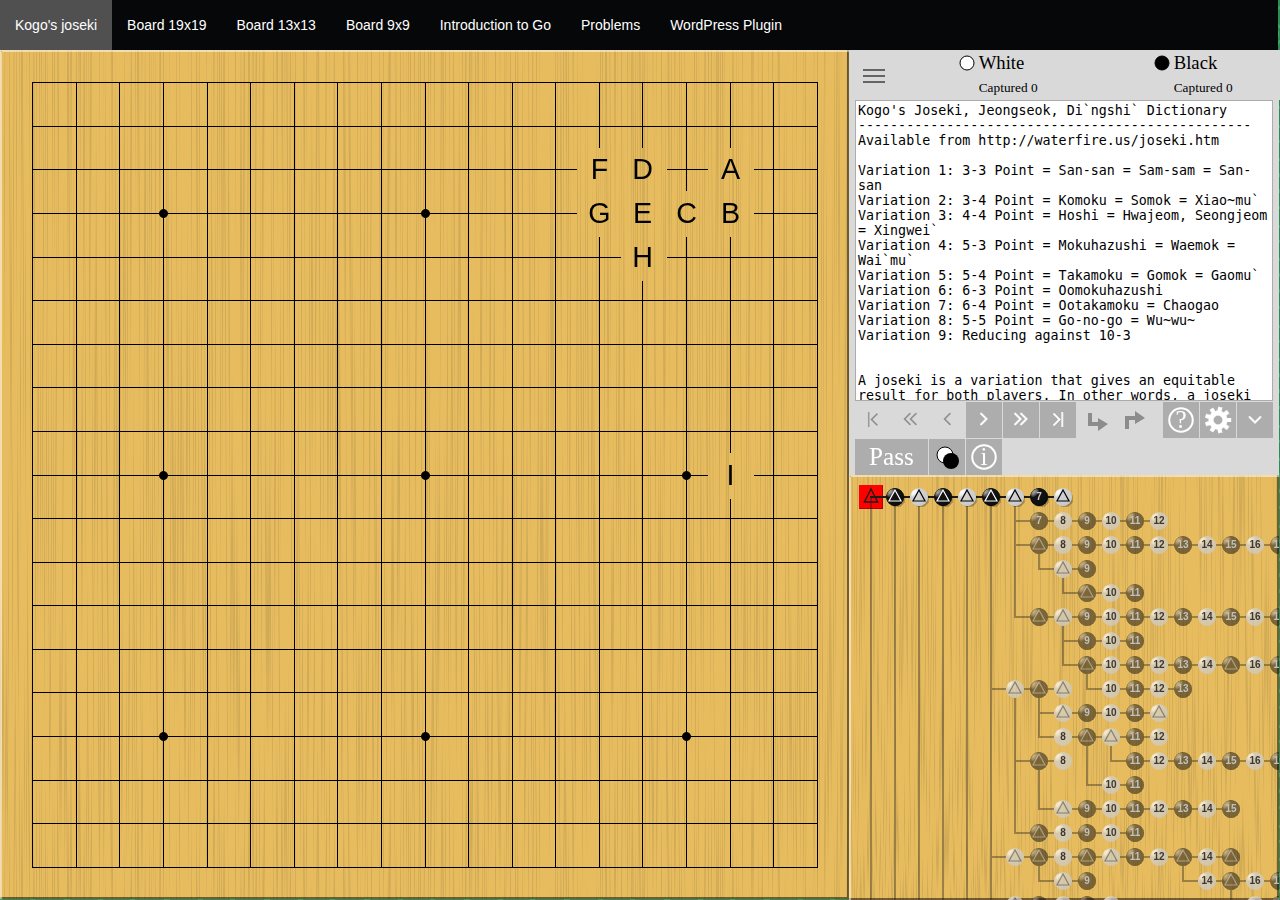
<file: index.html>
<!DOCTYPE html>
<html>
<head lang="en">
    <meta name="google-site-verification" content="mjO2LAGCdHXubNFu9PMk2vgrWnyGDNlZOgP4chKmzcw" />
    <meta charset="UTF-8">
    <title>Web Go/Baduk Board</title>
    <script type="text/javascript" language="JavaScript" src="javascripts/goboardmin.js"></script>
    <script type="text/javascript" language="JavaScript" src="javascripts/jquery-1.7.2.min.js"></script>
    <script type="text/javascript" language="JavaScript" src="javascripts/main.js"></script>
    <link rel="stylesheet" type="text/css" href="stylesheets/main.css">
    <link rel="icon" href="files/favicon.ico" type="image/x-icon">
</head>
<body></body>

<script>

    var sFileUrl = location.search.split('url=')[1];
    var sFileRaw = location.search.split("raw=")[1];

    OnDocumentReady("index");
    GoBoardApi.Set_Permissions(oGameTree, {NewNode : false, Move : false, ChangeBoardMode : false, LoadFile : false, GameInfo : false});

    if (sFileUrl && "" !== sFileUrl)
    {

        var sExt = sFileUrl.split('.').pop().toLowerCase();

        $(function ()
        {
            $.get(sFileUrl, function(sFileText)
            {
                OnLoadFile(sFileText, sExt);
            });
        });
    }
    else if (sFileRaw && "" !== sFileRaw)
    {
        var sFileText = Decode_UTF8(Decode_Base64_UrlSafe(sFileRaw));
        var sExt = sFileText.substr(0, 3);
        sFileText = sFileText.substr(3);
        OnLoadFile(sFileText);
    }
    else
    {
        $(function ()
        {
            $.get('files/Kogo\'s Joseki Dictionary.sgf', function(sgf)
            {
                OnLoadFile(sgf);
            });
        });
    }

    function OnLoadFile(sFile, sExt)
    {
        GoBoardApi.Set_Permissions(oGameTree, {NewNode : true, Move : true, ChangeBoardMode : true, LoadFile : true, GameInfo : true});
        GoBoardApi.Load_Sgf(oGameTree, sFile, null, null, sExt);
        document.title = GoBoardApi.Get_MatchName(oGameTree);
    }

</script>

</html>
</file>
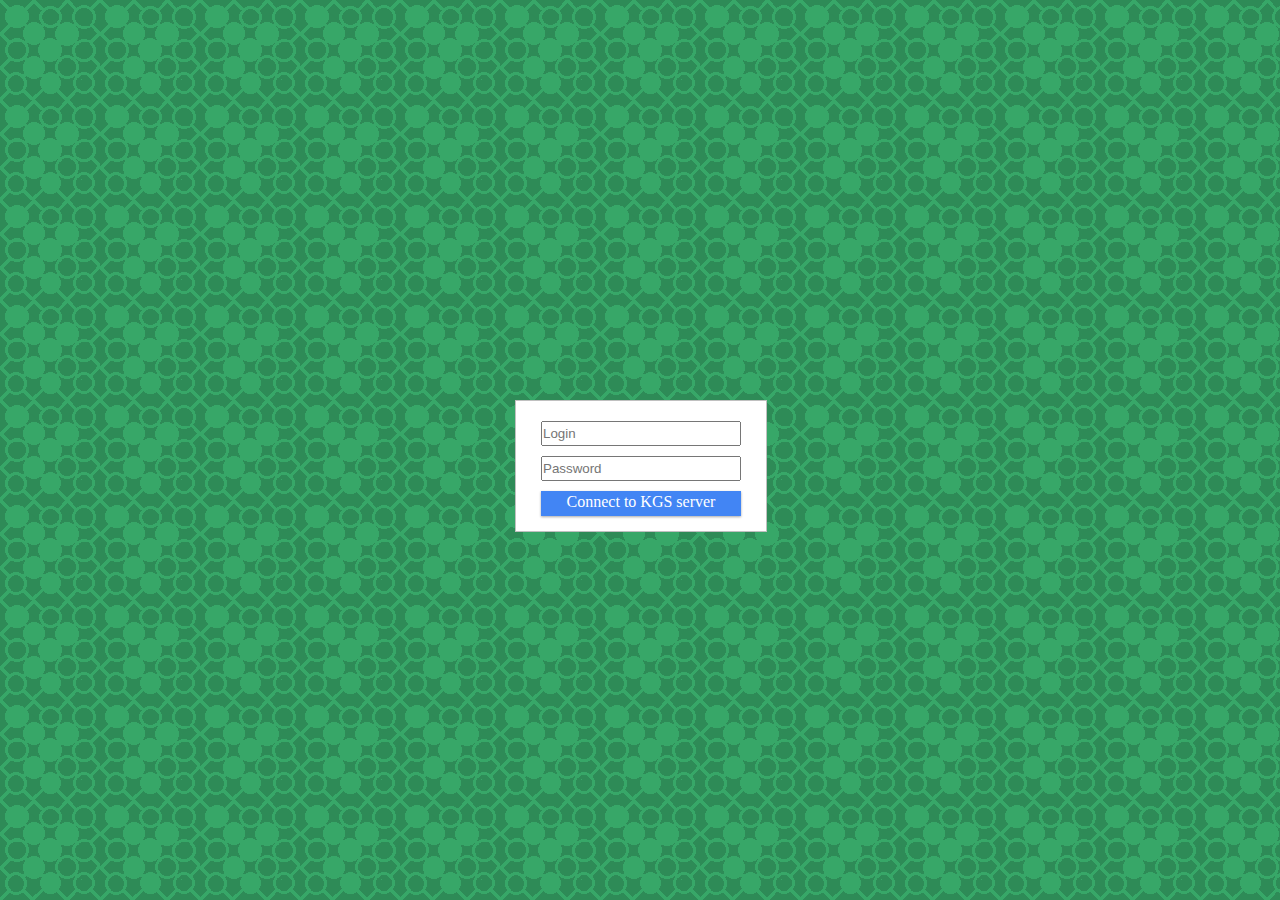
<file: KGS Client/index.html>
<html>
<head>
    <meta charset="UTF-8">
    <script type="text/javascript" language="JavaScript" src="ListView.js"></script>
    <script type="text/javascript" language="JavaScript" src="PlayersList.js"></script>
    <script type="text/javascript" language="JavaScript" src="GamesList.js"></script>
    <script type="text/javascript" language="JavaScript" src="Controls.js"></script>
    <script type="text/javascript" language="JavaScript" src="HtmlPageEvents.js"></script>

    <script type="text/javascript" language="JavaScript" src="WebSDK/Common.js"></script>

    <script type="text/javascript" language="JavaScript" src="WebSDK/Drawing/Controls.js"></script>
    <script type="text/javascript" language="JavaScript" src="WebSDK/Drawing/Board.js"></script>
    <script type="text/javascript" language="JavaScript" src="WebSDK/Drawing/BoardTarget.js"></script>
    <script type="text/javascript" language="JavaScript" src="WebSDK/Drawing/HtmlEvents.js"></script>
    <script type="text/javascript" language="JavaScript" src="WebSDK/Drawing/Mark.js"></script>
    <script type="text/javascript" language="JavaScript" src="WebSDK/Drawing/Button.js"></script>
    <script type="text/javascript" language="JavaScript" src="WebSDK/Drawing/Toolbar.js"></script>
    <script type="text/javascript" language="JavaScript" src="WebSDK/Drawing/Drawing.js"></script>
    <script type="text/javascript" language="JavaScript" src="WebSDK/Drawing/InterfaceState.js"></script>
    <script type="text/javascript" language="JavaScript" src="WebSDK/Drawing/Comments.js"></script>
    <script type="text/javascript" language="JavaScript" src="WebSDK/Drawing/Navigator.js"></script>
    <script type="text/javascript" language="JavaScript" src="WebSDK/Drawing/NavigatorMap.js"></script>
    <script type="text/javascript" language="JavaScript" src="WebSDK/Drawing/Slider.js"></script>
    <script type="text/javascript" language="JavaScript" src="WebSDK/Drawing/Sound.js"></script>
    <script type="text/javascript" language="JavaScript" src="WebSDK/Drawing/Presentation.js"></script>
    <script type="text/javascript" language="JavaScript" src="WebSDK/Drawing/VerticalTabs.js"></script>
    <script type="text/javascript" language="JavaScript" src="WebSDK/Drawing/Window.js"></script>

    <script type="text/javascript" language="JavaScript" src="WebSDK/Command.js"></script>
    <script type="text/javascript" language="JavaScript" src="WebSDK/Consts.js"></script>
    <script type="text/javascript" language="JavaScript" src="WebSDK/GameTree.js"></script>
    <script type="text/javascript" language="JavaScript" src="WebSDK/GifWriter.js"></script>
    <script type="text/javascript" language="JavaScript" src="WebSDK/LogicBoard.js"></script>
    <script type="text/javascript" language="JavaScript" src="WebSDK/Memory.js"></script>
    <script type="text/javascript" language="JavaScript" src="WebSDK/Move.js"></script>
    <script type="text/javascript" language="JavaScript" src="WebSDK/Node.js"></script>
    <script type="text/javascript" language="JavaScript" src="WebSDK/Territory.js"></script>
    <script type="text/javascript" language="JavaScript" src="WebSDK/SgfReader.js"></script>
    <script type="text/javascript" language="JavaScript" src="WebSDK/SgfWriter.js"></script>
    <script type="text/javascript" language="JavaScript" src="WebSDK/Api.js"></script>
    <script type="text/javascript" language="JavaScript" src="WebSDK/Version.js"></script>

    <script type="text/javascript" language="JavaScript" src="Main.js"></script>

    <script type="text/javascript" language="JavaScript" src="jquery.min.js"></script>

    <link rel="stylesheet" type="text/css" href="Styles.css">
</head>
<body style="position: relative;background-image: url('[data-uri]')">

<div id="divIdConnection" style="position:absolute; top: 200px; left: 200px; width: 250px; height:130px; border:1px solid silver; background-color: white">

    <input id="inputLoginId" tabindex="1" type="text" placeholder="Login" style="position:absolute; top: 20px; left: 25px; width: 200px; height: 25px"/>
    <input id="inputPasswordId" tabindex="2" type="password" placeholder="Password" style="position:absolute; top: 55px; left: 25px; width: 200px; height: 25px"/>
    <div id="connectDivId" tabindex="3" style="position:absolute; top: 90px; left: 25px; width: 200px; height: 25px; background-color: rgb(66, 133, 244); color: #FFFFFF;     box-shadow: 0 1px 3px rgba(0,0,0,0.12), 0 1px 2px rgba(0,0,0,0.24); vertical-align: middle; text-align: center;
    transition: .2s ease-out;cursor: pointer; line-height: 22px; font-size: 16px;">Connect to KGS server</div>

</div>

<div id="divMainId" style="display:none; position:absolute; top: 0px; left:0px;width:100vw;height:100vh">

    <div id="divIdTabPanel" style="position:absolute; top: 0px; left:0px;">
        <div id="divIdHomeButton" style="float:left; height: 50px; position: relative">
            <button id="divIdCreateButton" style="border: 1px solid transparent; box-sizing: border-box; outline: none; cursor: pointer; -webkit-appearance: none; -webkit-border-radius: 0; overflow: visible; float: left; padding: 0px; height: 100%; width: 52px; background-color: #008272; color: #fff; ">
                <center>
                    <div class="">
                        <div style="font-size: 20px; line-height: 20px; width: 20px; height: 20px;">
                            <span style="position: absolute; width: 100%; height: 100%; left: 0px; top: 2px;">

                            </span>
                        </div>
                    </div>
                </center>
            </button>
            <div style="float: left; border-left: 1px solid #fff; height: 100%; opacity: 0.7;"></div>
            <div id="divIdMainRoomTab" style="position: relative; padding: 0px 20px; height: 50px; float: left; color: #fff; text-decoration: none; font-size: 24px; margin-right: 14px; outline: none; border: 1px solid transparent; box-sizing: border-box;
            background-color: #008272; color: #fff; cursor: pointer;
                font-weight: lighter; -webkit-font-smoothing: antialiased; transition-property: width,height,background,margin,border,padding; transition-duration: .25s">
                <span style="float: left; padding-top: 7px;">Main Room</span>
            </div>
        </div>
        <div id="divIdTabPanelRooms" style="float: left; height: 50px; position: relative;">

        </div>
        <div id="divIdPanelRight" style="float:right; height: 50px; position: relative;">
            <button id="divIdClientName" style="background:none;outline: none;cursor:default;--webkit-appearance:none;-webkit-border-radius:0;overflow: visible;font-family: 'Segoe UI',Helvetica,Tahoma,Geneva,Verdana,sans-serif;
            -webkit-font-smoothing:antialiased; padding: 0px; border: 1px solid transparent; box-sizing: border-box; font-size: 14px; height: 50px; margin: 0px; padding: 0px 14px; color: #fff; float:left">
                <div id="divIdClientNameText">Guest</div>
            </button>

            <button id="divIdExitButton" style="background:none;outline: none;cursor:default;--webkit-appearance:none;-webkit-border-radius:0;overflow: visible;font-family: 'Segoe UI',Helvetica,Tahoma,Geneva,Verdana,sans-serif;
            -webkit-font-smoothing:antialiased; padding: 0px; border: 1px solid transparent; box-sizing: border-box; font-size: 14px; height: 50px; margin: 0px; padding: 0px 14px; color: #fff; float:left; transition-property: width,height,background,margin,border,padding; transition-duration: .25s">
                <div>Exit</div>
            </button>
        </div>
    </div>
    <div id="divIdMainRoom" style="position:absolute; top: 0px; left:0px;">

        <div id="divIdL" style="position:absolute; top: 0px; left:0px;">
            <div id="divIdLGamesWrapper" style="position:absolute; top: 0px; left:0px;">
                <div id="divIdLGames" tabindex="0" style="position:absolute; top: 0px; left:0px; border-left: 1px solid #BEBEBE;border-right: 1px solid #BEBEBE;border-bottom: 1px solid #BEBEBE;">
                </div>
            </div>
            <div id="divIdLChat" style="position:absolute; top: 0px; left:0px;">
                <div id="divIdLChatTextArea" style="position:absolute; top: 0px; left:0px;border-left: 1px solid #BEBEBE;border-right: 1px solid #BEBEBE;border-bottom: 1px solid #BEBEBE; background-color: #F3F3F3">
                    <div id="textareaChatId" style="position:absolute; top: 0px; left:0px; bottom:0px; right: 0px; overflow-y: auto;font-family: 'Segoe UI',Helvetica,Tahoma,Geneva,Verdana,sans-serif"></div>
                </div>
                <div id="divIdLChatInput" style="position:absolute; top: 0px; left:0px; border-left: 1px solid #BEBEBE;border-right: 1px solid #BEBEBE;border-bottom: 1px solid #BEBEBE;">
                    <textarea id="inputChatId" style="width:100%; height: 100%; border:none; outline: none; -moz-appearance: none; resize: none;font-family: 'Segoe UI',Helvetica,Tahoma,Geneva,Verdana,sans-serif"></textarea>
                </div>
            </div>
        </div>
        <div id="divPlayersListId" tabindex="0" style="position:absolute; top: 0px; left:0px; background-color: #F3F3F3"></div>
    </div>
    <div id="divIdCreatePanel" class="swBar  UnifiedHeader" style="display: none; top:30px;">
        <ul class="swTileList">
            <li class="swTile">
                <div class="swTileLink" id= "123123132" style="background-color:#094ab2;border-color:#094ab2;" onmousedown="document.getElementById('123123132').className += ' tilePressed';">
                    <span class="clip110x110 ci ">
                        <div style="position: absolute; left: 10px; top : 0px; margin: 0; padding: 0; width: 100px; height: 100px;background: url('Untitled.png');background-position: 0px 0px"></div>
                    </span>
                    <span class="swTileText AppTileUIFont">CREATE MATCH</span>
                </div>
            </li>
            <li class="swTile" id="liIdStartDemo" onclick="CreateDemonstration()">
                <div class="swTileLink" style="background-color:#217346;border-color:#217346;">
                    <span class="clip110x110 ci ">
                        <div style="position: absolute; left: 10px; top : 0px; margin: 0; padding: 0; width: 100px; height: 100px;background: url('Untitled.png');background-position: -100px 0px"></div>
                    </span>
                    <span class="swTileText AppTileUIFont">START DEMO</span>
                </div>
            </li>
            <li class="swTile" id="liIdLoadFile" onclick="LoadFile()">
                <div class="swTileLink swTileLink2" style="background-color:#D83B01;border-color:#D83B01;">
                        <div style="position: absolute; left: 00px; top : 0px; margin: 0; padding: 0; width: 100px; height: 100px;background: url('Untitled.png');background-position: -200px 0px"></div>
                    <span class="swTileText AppTileUIFont">LOAD FILE</span>
                </div>
            </li>
        </ul>
        <span class="border-arrow arrow"></span>
        <span class="arrow"></span>
    </div>
</div>

</body>
</html>
</file>
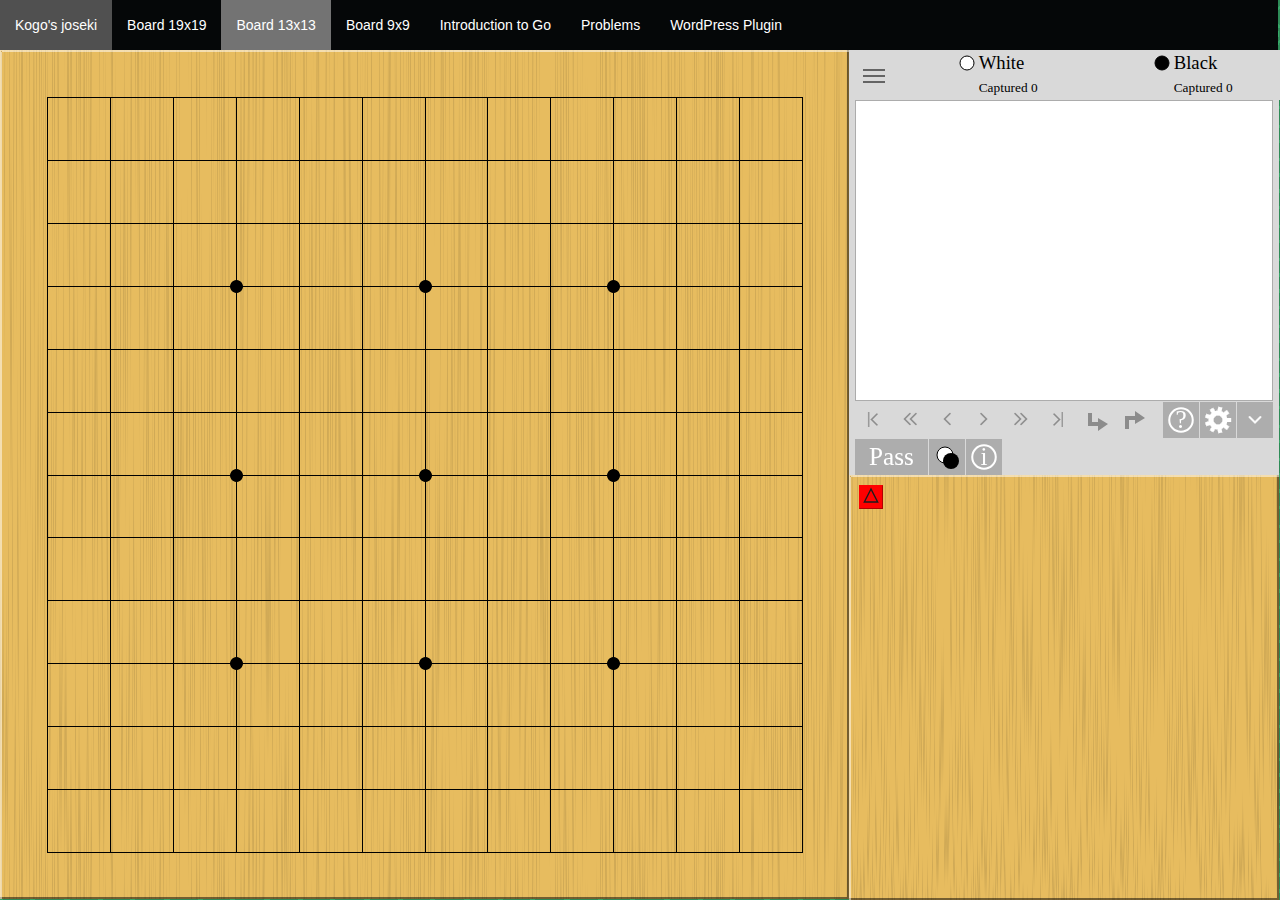
<file: 13.html>
<!DOCTYPE html>
<html>
<head lang="en">
    <meta charset="UTF-8">
    <title>Web Go/Baduk Board</title>
    <script type="text/javascript" language="JavaScript" src="javascripts/goboardmin.js"></script>
    <script type="text/javascript" language="JavaScript" src="javascripts/jquery-1.7.2.min.js"></script>
    <script type="text/javascript" language="JavaScript" src="javascripts/main.js"></script>
    <link rel="stylesheet" type="text/css" href="stylesheets/main.css">
    <link rel="icon" href="files/favicon.ico" type="image/x-icon">
</head>
<body></body>

<script>
    OnDocumentReady("13");
    GoBoardApi.Load_Sgf(oGameTree, "(;FF[4]SZ[13])");
</script>

</html>
</file>
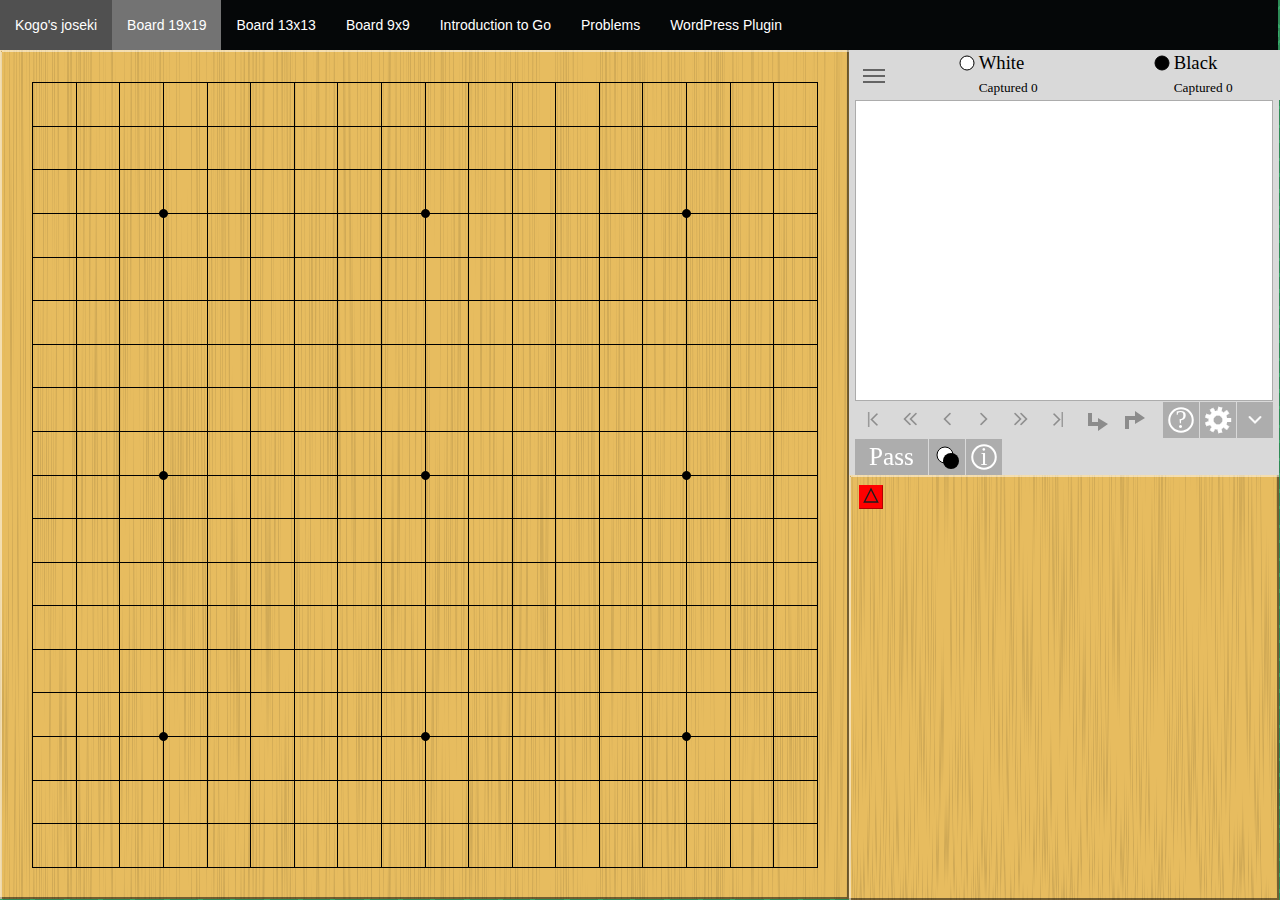
<file: 19.html>
<!DOCTYPE html>
<html>
<head lang="en">
    <meta charset="UTF-8">
    <title>Web Go/Baduk Board</title>
    <script type="text/javascript" language="JavaScript" src="javascripts/goboardmin.js"></script>
    <script type="text/javascript" language="JavaScript" src="javascripts/jquery-1.7.2.min.js"></script>
    <script type="text/javascript" language="JavaScript" src="javascripts/main.js"></script>
    <link rel="stylesheet" type="text/css" href="stylesheets/main.css">
    <link rel="icon" href="files/favicon.ico" type="image/x-icon">
</head>
<body></body>

<script>
    OnDocumentReady("19");
    GoBoardApi.Load_Sgf(oGameTree, "(;FF[4]SZ[19])");
</script>

</html>
</file>
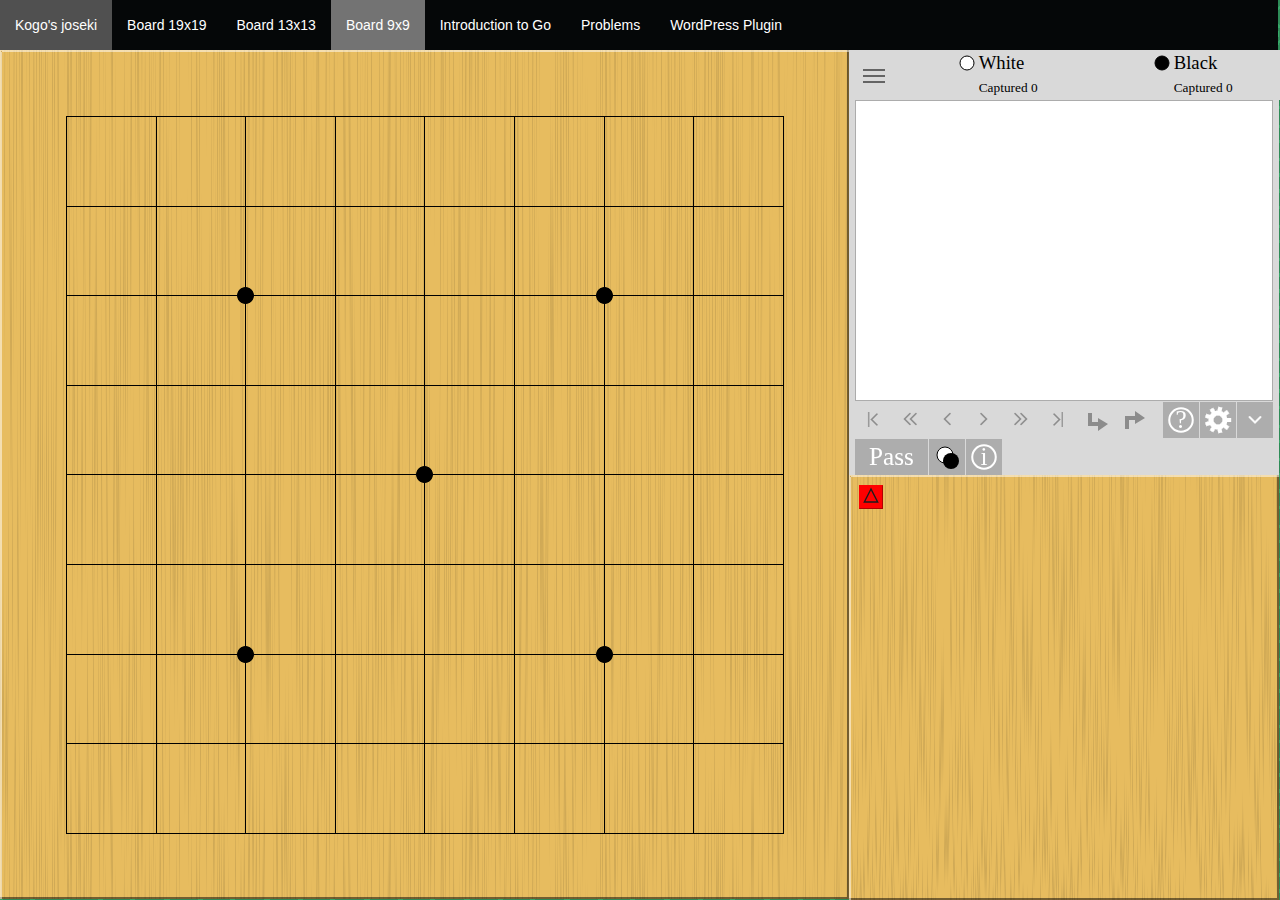
<file: 9.html>
<!DOCTYPE html>
<html>
<head lang="en">
    <meta charset="UTF-8">
    <title>Web Go/Baduk Board</title>
    <script type="text/javascript" language="JavaScript" src="javascripts/goboardmin.js"></script>
    <script type="text/javascript" language="JavaScript" src="javascripts/jquery-1.7.2.min.js"></script>
    <script type="text/javascript" language="JavaScript" src="javascripts/main.js"></script>
    <link rel="stylesheet" type="text/css" href="stylesheets/main.css">
    <link rel="icon" href="files/favicon.ico" type="image/x-icon">
</head>
<body></body>

<script>
    OnDocumentReady("9");
    GoBoardApi.Load_Sgf(oGameTree, "(;FF[4]SZ[9])");
</script>

</html>
</file>
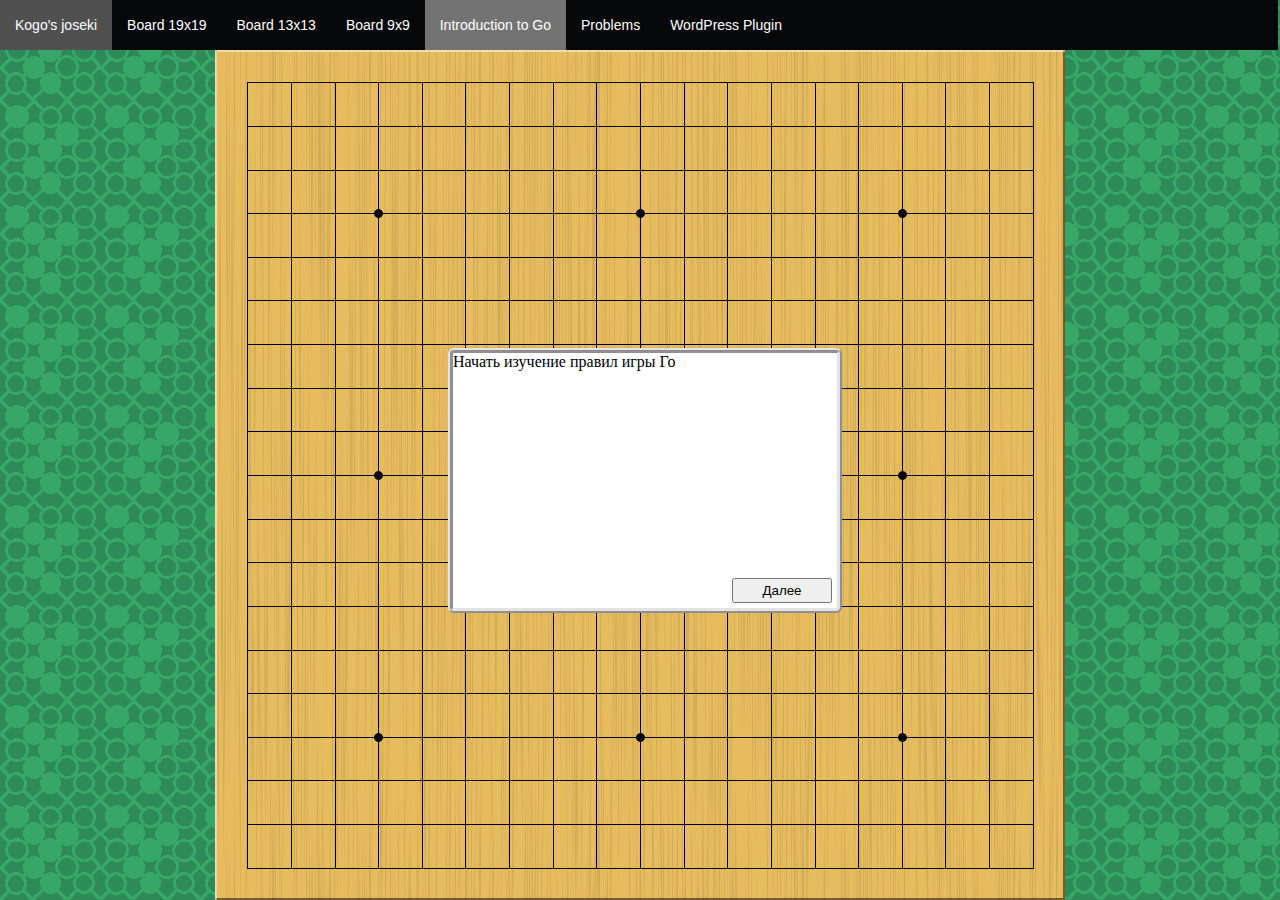
<file: introduction.html>
<!DOCTYPE html>
<html>
<head lang="en">
    <meta charset="UTF-8">
    <title>Web Go/Baduk Board</title>
    <script type="text/javascript" language="JavaScript" src="javascripts/goboardmin.js"></script>
    <script type="text/javascript" language="JavaScript" src="javascripts/jquery-1.7.2.min.js"></script>
    <script type="text/javascript" language="JavaScript" src="javascripts/main.js"></script>
    <link rel="stylesheet" type="text/css" href="stylesheets/main.css">
    <link rel="icon" href="files/favicon.ico" type="image/x-icon">
</head>
<body></body>

<script>

    var aSlides = [];
    var Common = {};
    Common.Set_InnerTextToElement = function(oElement, sText)
    {
        if (oElement.innerText)
            oElement.innerText = sText;
        else
            oElement.textContent = sText;
    };
    var oSpan, oStrong;
    var oMessage = document.createElement("div");
    Common.Set_InnerTextToElement(oMessage, "Начать изучение правил игры Го");

    aSlides.push(
            {
                Message : oMessage,
                Sgf : null,
                SgfPr : null
            });

    oMessage = document.createElement("div");

    oSpan = document.createElement("span");
    oMessage.appendChild(oSpan);
    Common.Set_InnerTextToElement(oSpan, "В го играют на прямоугольном поле, называемом доска или ");

    oSpan = document.createElement("strong");
    oMessage.appendChild(oSpan);
    Common.Set_InnerTextToElement(oSpan, "гобан");

    oSpan = document.createElement("span");
    oMessage.appendChild(oSpan);
    Common.Set_InnerTextToElement(oSpan, ", расчерченном вертикальными и горизонтальными линиями. Стандартная доска имеет разлиновку 19×19 линий.");

    aSlides.push(
            {
                Message : oMessage,
                Sgf : "(;SZ[19])",
                SgfPr : {Count : 0, WaitOnEnd : true, Flags : {NewNode : false, Move : false, ChangeBoardMode : false, LoadFile : false}}
            });

    oMessage = document.createElement("div");
    Common.Set_InnerTextToElement(oMessage, "Для обучения и коротких неофициальных игр могут применяться доски меньших размеров: обычно 13×13 или 9×9 линий");

    aSlides.push(
            {
                Message : oMessage,
                Sgf : "(;SZ[13])",
                SgfPr : {Count : 0, WaitOnEnd : true, Flags : {Move : false, NewNode : false, ChangeBoardMode : false, LoadFile : false}}
            });

    aSlides.push(
            {
                Message : null,
                Sgf : "(;SZ[9])",
                SgfPr : {Count : 0, WaitOnEnd : true, Flags : {Move : false, NewNode : false, ChangeBoardMode : false, LoadFile : false}}
            });

    oMessage = document.createElement("div");

    oSpan = document.createElement("span");
    oMessage.appendChild(oSpan);
    Common.Set_InnerTextToElement(oSpan, "Но, ничто не мешает использовать произвольную прямоугольную доску. Также для игры необходимы ");

    oSpan = document.createElement("b");
    oMessage.appendChild(oSpan);
    Common.Set_InnerTextToElement(oSpan, "камни");

    oSpan = document.createElement("span");
    oMessage.appendChild(oSpan);
    Common.Set_InnerTextToElement(oSpan, " — специальные фишки двух контрастных цветов, чаще всего — чёрные и белые. Полный комплект для игры должен содержать 361 камень — 180 белых и 181 чёрный.");

    aSlides.push(
            {
                Message : oMessage,
                Sgf : "(;SZ[19]AB[aa][ab][ac][ba][bb][bc][bd][bs][as][br][ar][aq][bq][jj][ji][jh][jg][jf][je][jd][jc][jb][ja][ia][ib][ic][id][ie][if][ig][ih][ii][ij][ik][il][im][in][ip][iq][ir][is][io][ho][hp][db][hr][hs][gs][gq][gp][gr][fs][fr][fq][fp][ep][eq][er][es][ds][cr][cs][cq][dq][dr][dp][cp][bp][ap][ao][bo][co][do][eo][fo][go][hn][gn][fn][en][ca][da][ea][fa][ga][ha][hb][gb][eb][ag][cb][cc][dc][ec][fc][fb][gc][hc][gd][hd][ge][he][gf][gg][hf][hg][hh][hi][hj][hk][hl][hm][gm][gl][gk][gj][gh][fh][eh][dh][ch][bh][ah][ai][bi][ci][di][ei][fi][gi][fj][ej][bj][aj][ak][am][an][al][bl][bm][bn][cn][cm][cl][ck][bk][dj][cj][dk][dm][dn][dl][el][em][fm][fl][fk][ek][dg][df][de][dd][ed][fd][fe][ee][ef][ff][fg][eg][cg][cf][ce][cd][be][ae][ad][af][bf][bg]AW[sa][jk][jl][kl][kk][lk][ll][ml][mk][nk][nl][ol][ok][pk][pl][ql][qk][rk][rl][sl][sk][sm][rm][qm][km][jm][jn][jo][jp][jq][jr][js][ks][ls][ms][ns][os][ps][qs][rs][ss][sr][sq][sp][so][sn][rn][qn][pn][on][nn][mn][ln][kn][lm][mm][nm][om][pm][no][np][nq][nr][mr][lr][kr][kq][lq][mq][mp][lp][kp][ko][lo][mo][po][oo][op][or][oq][pq][pr][qr][qq][rq][rr][rp][qp][pp][qo][ro][kj][ki][kh][kg][kf][ke][kd][kc][kb][ka][la][lb][lc][ld][le][lf][lg][lh][li][lj][mj][mh][mi][nh][og][pf][qe][qd][rc][rb][ra][qa][pa][oa][na][ma][mb][nb][nc][mc][md][nd][ne][me][mf][nf][ng][mg][of][oe][pe][pd][od][oc][pc][qc][qb][pb][ob][ni][nj][oj][oi][oh][ph][qj][pi][pj][qi][qh][qg][pg][qf][rf][rg][rh][sj][rj][ri][si][sh][sg][sf][se][re][rd][sd][sc][sb]AB[hq])",
                SgfPr : {Count : 0, WaitOnEnd : true, Flags : {Move : false, NewNode : false, ChangeBoardMode : false, LoadFile : false}}
            });

    oMessage = document.createElement("div");

    oSpan = document.createElement("span");
    oMessage.appendChild(oSpan);
    Common.Set_InnerTextToElement(oSpan, "Перейдем к основным правилам игры. Перед началом игры доска пуста. Первыми ходят чёрные. Затем белые. Далее ходы делаются по очереди. Делая ход, игрок выставляет один свой камень на доску в любую не занятую точку пересечения линий (пересечения называют пунктами). Камни, однажды размещённые на доске, не перемещаются, но могут быть захвачены противником и сняты с неё.");

    oSpan = document.createElement("br");
    oMessage.appendChild(oSpan);

    oSpan = document.createElement("strong");
    oMessage.appendChild(oSpan);
    Common.Set_InnerTextToElement(oSpan, "Задание:");

    oSpan = document.createElement("span");
    oMessage.appendChild(oSpan);
    Common.Set_InnerTextToElement(oSpan, " Попробуйте сделать по несколько ходов за обоих игроков.");

    aSlides.push(
            {
                Message : oMessage,
                Sgf : "(;SZ[19])",
                SgfPr : {Count : 5, WaitOnEnd : true, Flags : {Move : false, NewNode : true, ChangeBoardMode : false, LoadFile : false}}
            });

    oMessage = document.createElement("div");

    oSpan = document.createElement("span");
    oMessage.appendChild(oSpan);
    Common.Set_InnerTextToElement(oSpan, "У каждого камня есть, так называемые, ");

    oSpan = document.createElement("b");
    oMessage.appendChild(oSpan);
    Common.Set_InnerTextToElement(oSpan, "дамэ");

    oSpan = document.createElement("span");
    oMessage.appendChild(oSpan);
    Common.Set_InnerTextToElement(oSpan, " (точка свободы, дыхательный пункт) — соседние по вертикали или горизонтали (но не по диагонали!) незанятые пункты.");

    aSlides.push(
            {
                Message : oMessage,
                Sgf : "(;SZ[19]AB[ea][cd][aa]MA[da][eb][ba][ab][ce][cc][bd][dd][fa])",
                SgfPr : {Count : 0, WaitOnEnd : true, Flags : {Move : false, NewNode : false, ChangeBoardMode : false, LoadFile : false}}
            });

    oMessage = document.createElement("div");

    oSpan = document.createElement("span");
    oMessage.appendChild(oSpan);
    Common.Set_InnerTextToElement(oSpan, "Соседние либо связанные непрерывной цепочкой соседей камни образуют ");

    oSpan = document.createElement("b");
    oMessage.appendChild(oSpan);
    Common.Set_InnerTextToElement(oSpan, "группу");

    oSpan = document.createElement("span");
    oMessage.appendChild(oSpan);
    Common.Set_InnerTextToElement(oSpan, " и делят дамэ между собой (то есть любое дамэ любого камня в группе относится одновременно ко всем камням этой группы).");

    aSlides.push(
            {
                Message : oMessage,
                Sgf : "(;SZ[19]AB[hg][hi][aa][ab][bg][ea][fb][ga][bf][hf][cg][hh]MA[bb][ac][be][af][ag][bh][dg][cf][ch][gf][he][if][ig][ih][ii][hj][gi][gh][gg][fc][eb][da][gb][ha][ba]AB[fa])",
                SgfPr : {Count : 0, WaitOnEnd : true, Flags : {Move : false, NewNode : false, ChangeBoardMode : false, LoadFile : false}}
            });

    oMessage = document.createElement("div");

    oSpan = document.createElement("span");
    oMessage.appendChild(oSpan);
    Common.Set_InnerTextToElement(oSpan, "Когда камень или группа камней окружается камнями соперника так, что у неё не остаётся точек свободы, она считается ");

    oSpan = document.createElement("b");
    oMessage.appendChild(oSpan);
    Common.Set_InnerTextToElement(oSpan, "захваченной");

    oSpan = document.createElement("span");
    oMessage.appendChild(oSpan);
    Common.Set_InnerTextToElement(oSpan, " и снимается с доски.");

    oSpan = document.createElement("br");
    oMessage.appendChild(oSpan);

    oSpan = document.createElement("strong");
    oMessage.appendChild(oSpan);
    Common.Set_InnerTextToElement(oSpan, "Задание:");

    oSpan = document.createElement("span");
    oMessage.appendChild(oSpan);
    Common.Set_InnerTextToElement(oSpan, " Захватить белый камень.");

    aSlides.push(
            {
                Message : oMessage,
                Sgf : "(;SZ[19]AB[ij][kj]AW[jj]AB[ji];B[jk])",
                SgfPr : {Count : 2, WaitOnEnd : true, Flags : {Move : false, NewNode : false, ChangeBoardMode : false, LoadFile : false}}
            });


    aSlides.push(
            {
                Message : null,
                Sgf : "(;SZ[19]AB[ea]AW[da]AB[db];B[ca])",
                SgfPr : {Count : 2, WaitOnEnd : true, Flags : {Move : false, NewNode : false, ChangeBoardMode : false, LoadFile : false}}
            });

    aSlides.push(
            {
                Message : null,
                Sgf : "(;SZ[19]AW[sa]AB[sb];B[ra])",
                SgfPr : {Count : 2, WaitOnEnd : true, Flags : {Move : false, NewNode : false, ChangeBoardMode : false, LoadFile : false}}
            });

    oMessage = document.createElement("div");

    oSpan = document.createElement("strong");
    oMessage.appendChild(oSpan);
    Common.Set_InnerTextToElement(oSpan, "Задание:");

    oSpan = document.createElement("span");
    oMessage.appendChild(oSpan);
    Common.Set_InnerTextToElement(oSpan, " Захватить группу белых камней.");

    aSlides.push(
            {
                Message : oMessage,
                Sgf : "(;SZ[19]AB[fg][gh][hh][ig][hf]AW[gf][gg][hg]AB[ff];B[ge])",
                SgfPr : {Count : 2, WaitOnEnd : true, Flags : {Move : false, NewNode : false, ChangeBoardMode : false, LoadFile : false}}
            });

    aSlides.push(
            {
                Message : null,
                Sgf : "(;SZ[19]AB[gj][hi][ih][hg][gf][fg]AW[fh][gh][gg][hh][gi]AB[eh];B[fi])",
                SgfPr : {Count : 2, WaitOnEnd : true, Flags : {Move : false, NewNode : false, ChangeBoardMode : false, LoadFile : false}}
            });

    aSlides.push(
            {
                Message : null,
                Sgf : "(;SZ[19]AB[kr][lr]AW[ls][ks]AB[js];B[ms])",
                SgfPr : {Count : 2, WaitOnEnd : true, Flags : {Move : false, NewNode : false, ChangeBoardMode : false, LoadFile : false}}
            });

    aSlides.push(
            {
                Message : null,
                Sgf : "(;SZ[19]AB[fr][hq][ir][is]AW[hr][hs][gs][fs]AB[es];B[gr])",
                SgfPr : {Count : 2, WaitOnEnd : true, Flags : {Move : false, NewNode : false, ChangeBoardMode : false, LoadFile : false}}
            });

    aSlides.push(
            {
                Message : null,
                Sgf : "(;SZ[19]AB[qr][rq]AW[rs][ss][rr][qs]AB[ps];B[sr])",
                SgfPr : {Count : 2, WaitOnEnd : true, Flags : {Move : false, NewNode : false, ChangeBoardMode : false, LoadFile : false}}
            });

    oMessage = document.createElement("div");

    oSpan = document.createElement("span");
    oMessage.appendChild(oSpan);
    Common.Set_InnerTextToElement(oSpan, "В большинстве вариантов правил запрещено делать ход, в результате которого своя группа утрачивает последнюю точку свободы (самоубийственный ход). В следующем примере черным запрещено делать ход в пункты отмеченные крестиком.");

    aSlides.push(
            {
                Message : oMessage,
                Sgf : "(;SZ[19]AB[ef][fg][ff][li][lj][ma][sa][sb]AW[fe][eh][fh][gg][gf][ee][ki][kj][kk][kh][lg][mi][mj][mk][ll][la][mb][nb][oa][dg][df][sc][rb][qa][mh]MA[eg][lh][na][ra]AB[lk])",
                SgfPr : {Count : 0, WaitOnEnd : true, Flags : {Move : false, NewNode : false, ChangeBoardMode : false, LoadFile : false}}
            });

    oMessage = document.createElement("div");

    oSpan = document.createElement("span");
    oMessage.appendChild(oSpan);
    Common.Set_InnerTextToElement(oSpan, "Исключение составляет случай, когда в результате этого хода лишается всех дамэ группа противника; в этом случае игрок захватывает группу противника, а его собственная остаётся на доске (легко видеть, что после снятия группы противника группа игрока уже будет иметь не менее одного дамэ). ");

    oSpan = document.createElement("br");
    oMessage.appendChild(oSpan);

    oSpan = document.createElement("strong");
    oMessage.appendChild(oSpan);
    Common.Set_InnerTextToElement(oSpan, "Задание:");

    oSpan = document.createElement("span");
    oMessage.appendChild(oSpan);
    Common.Set_InnerTextToElement(oSpan, " Захватить белые камни.");

    aSlides.push(
            {
                Message : oMessage,
                Sgf : "(;SZ[19]AB[gf][ge][ed][fc][gc][hd]AW[ef][ee][fg][gg][hf][he][gd][fd]AB[ff];B[fe])",
                SgfPr : {Count : 2, WaitOnEnd : true, Flags : {Move : false, NewNode : false, ChangeBoardMode : false, LoadFile : false}}
            });

    oMessage = document.createElement("div");

    oSpan = document.createElement("span");
    oMessage.appendChild(oSpan);
    Common.Set_InnerTextToElement(oSpan, "Последнее исключение приводит к еще одному правилу. Правило ");

    oSpan = document.createElement("strong");
    oMessage.appendChild(oSpan);
    Common.Set_InnerTextToElement(oSpan, "ко");

    oSpan = document.createElement("span");
    oMessage.appendChild(oSpan);
    Common.Set_InnerTextToElement(oSpan, ": Запрещается повторять предыдущую позицию. В следующем примере захватите камень белых.");

    aSlides.push(
            {
                Message : oMessage,
                Sgf : "(;SZ[19]AB[je][id]AW[jd][ld][ke][kc]AB[jc];B[kd]MA[jd])",
                SgfPr : {Count : 2, WaitOnEnd : true, Flags : {Move : false, NewNode : false, ChangeBoardMode : false, LoadFile : false}}
            });

    oMessage = document.createElement("div");

    oSpan = document.createElement("span");
    oMessage.appendChild(oSpan);
    Common.Set_InnerTextToElement(oSpan, "Казалось бы, у белых есть возможность захватить черный камень назад, но это запрещено правилом ко, т.к. это приведет к повторению позиции. Подробнее о ");

    oSpan = document.createElement("a");
    oSpan.href = "https://ru.wikipedia.org/wiki/%D0%9F%D1%80%D0%B0%D0%B2%D0%B8%D0%BB%D0%BE_%D0%BA%D0%BE";
    oSpan.target = "_blank";
    oMessage.appendChild(oSpan);
    Common.Set_InnerTextToElement(oSpan, "правиле ко");

    aSlides.push(
            {
                Message : oMessage,
                Sgf : null,
                SgfPr : null
            });

    oMessage = document.createElement("div");

    oSpan = document.createElement("span");
    oMessage.appendChild(oSpan);
    Common.Set_InnerTextToElement(oSpan, "Теперь вы знакомы со всеми основными правилами игры Го, но какая же цель у игроков, и как определить победителя партии?");

    aSlides.push(
            {
                Message : oMessage,
                Sgf : null,
                SgfPr : null
            });

    oMessage = document.createElement("div");

    oSpan = document.createElement("span");
    oMessage.appendChild(oSpan);
    Common.Set_InnerTextToElement(oSpan, "Основная цель игры Го - это окружить как можно больше территории своими камнями. Территория считается принадлежащей какому-либо игроку, если она окружена камнями только одного цвета. ");

    oSpan = document.createElement("br");
    oMessage.appendChild(oSpan);

    oSpan = document.createElement("strong");
    oMessage.appendChild(oSpan);
    Common.Set_InnerTextToElement(oSpan, "Задание:");

    oSpan = document.createElement("span");
    oMessage.appendChild(oSpan);
    Common.Set_InnerTextToElement(oSpan, " Посчитайте размер территории игроков на следующей диаграмме.");

    aSlides.push(
            {
                Message : oMessage,
                Sgf : "(;SZ[19]AB[cc][cd][ce][cf][gf][dg][eg][fg][gg][dc][ge][gd][gc][fc][ec]AW[gk][gl][fm][fl][fn][fo][fp][gp][hp][ip][io][jn][jo][kn][ln][lm][ll][lk][kk][kj][jj][ij][hk][hj]AB[cg]TB[aa]TW[aa];)",
                SgfPr : {Count : 0, WaitOnEnd : true, Flags : {Move : false, NewNode : false, ChangeBoardMode : false, LoadFile : false}}
            });

    oMessage = document.createElement("div");

    oSpan = document.createElement("span");
    oMessage.appendChild(oSpan);
    Common.Set_InnerTextToElement(oSpan, "Правильный ответ: у черного 9 очков, а у белого - 16.");

    oSpan = document.createElement("br");
    oMessage.appendChild(oSpan);

    oSpan = document.createElement("span");
    oMessage.appendChild(oSpan);
    Common.Set_InnerTextToElement(oSpan, "Кроме этого игроки получают очки за захват камней. За каждый захваченный камень игрок получает 1 очко. Также, белые получают компенсацию за то, что черные ходят в партии, что дает им игровое преимущество. Эта компенсация называется ");

    oSpan = document.createElement("strong");
    oMessage.appendChild(oSpan);
    Common.Set_InnerTextToElement(oSpan, "коми");

    oSpan = document.createElement("span");
    oMessage.appendChild(oSpan);
    Common.Set_InnerTextToElement(oSpan, ". Размер коми должен быть согласован между игроками до начала партии. В настоящее время, как правило, используется нецелая величина коми (5,5; 6,5; 7,5 очков), чтобы исключить возможность ничейного результата в партии.");

    aSlides.push(
            {
                Message : oMessage,
                Sgf : null,
                SgfPr : null
            });

    oMessage = document.createElement("div");

    oSpan = document.createElement("span");
    oMessage.appendChild(oSpan);
    Common.Set_InnerTextToElement(oSpan, "Когда игрок приходит к выводу, что ни один из возможных ходов не принесет ему очков, тогда он пасует и передает очередность хода сопернику. Соперник при это не обязан пасовать, он может играть до тех пор пока сам не решит, что для него нет больше ходов, приносящих очки.");

    aSlides.push(
            {
                Message : oMessage,
                Sgf : null,
                SgfPr : null
            });

    oMessage = document.createElement("div");

    oSpan = document.createElement("span");
    oMessage.appendChild(oSpan);
    Common.Set_InnerTextToElement(oSpan, "Партия заканчивается, когда оба игрока последовательно пасуют. После этого начинается подсчет очков. Игрок, у которого их оказывается больше, считается победителем. ");

    oSpan = document.createElement("br");
    oMessage.appendChild(oSpan);

    oSpan = document.createElement("strong");
    oMessage.appendChild(oSpan);
    Common.Set_InnerTextToElement(oSpan, "Задание:");

    oSpan = document.createElement("span");
    oMessage.appendChild(oSpan);
    Common.Set_InnerTextToElement(oSpan, " Посчитайте очки и определите победителя на следующей диаграмме, с учетом того, что коми равно 6,5 очков, а во время партии белые захватили 1 камень, а черные 2.");


    aSlides.push(
            {
                Message : oMessage,
                Sgf : "(;SZ[9]AB[df][ef][eb][ed][ei][dg][dh][de][ec][fh][dd][bc][fg][bb][ba][ca]AW[ea][db][dc][ff][cb][fe][gg][fc][gh][hi][fb][da][ee][fi][gi][fd][fa][hf]AB[cc]TB[aa]TW[aa])",
                SgfPr : {Count : 0, WaitOnEnd : true, Flags : {Move : false, NewNode : false, ChangeBoardMode : false, LoadFile : false}}
            });

    oMessage = document.createElement("div");

    oSpan = document.createElement("span");
    oMessage.appendChild(oSpan);
    Common.Set_InnerTextToElement(oSpan, "У черных 24 очка территории + 2 захваченных камня = 26 очков. ");

    oSpan = document.createElement("br");
    oMessage.appendChild(oSpan);

    oSpan = document.createElement("span");
    oMessage.appendChild(oSpan);
    Common.Set_InnerTextToElement(oSpan, "У белых 22 очка территории + 1 захваченный камень + 6,5 очков коми = 29,5 очков. ");

    oSpan = document.createElement("br");
    oMessage.appendChild(oSpan);

    oSpan = document.createElement("span");
    oMessage.appendChild(oSpan);
    Common.Set_InnerTextToElement(oSpan, "Белые выиграли с разницей в 3,5 очка!");

    aSlides.push(
            {
                Message : oMessage,
                Sgf : null,
                SgfPr : null
            });

    oMessage = document.createElement("div");

    oSpan = document.createElement("span");
    oMessage.appendChild(oSpan);
    Common.Set_InnerTextToElement(oSpan, "Поздравляем! Теперь вы готовы к тому, чтобы сыграть свою первую партию в Го. Удачи!");

    aSlides.push(
            {
                Message : "Поздравляем! Теперь вы готовы к тому, чтобы сыграть свою первую партию в Го. Удачи!",
                Sgf : null,
                SgfPr : null
            });

    OnDocumentReadyPresentation(aSlides);

</script>

</html>
</file>
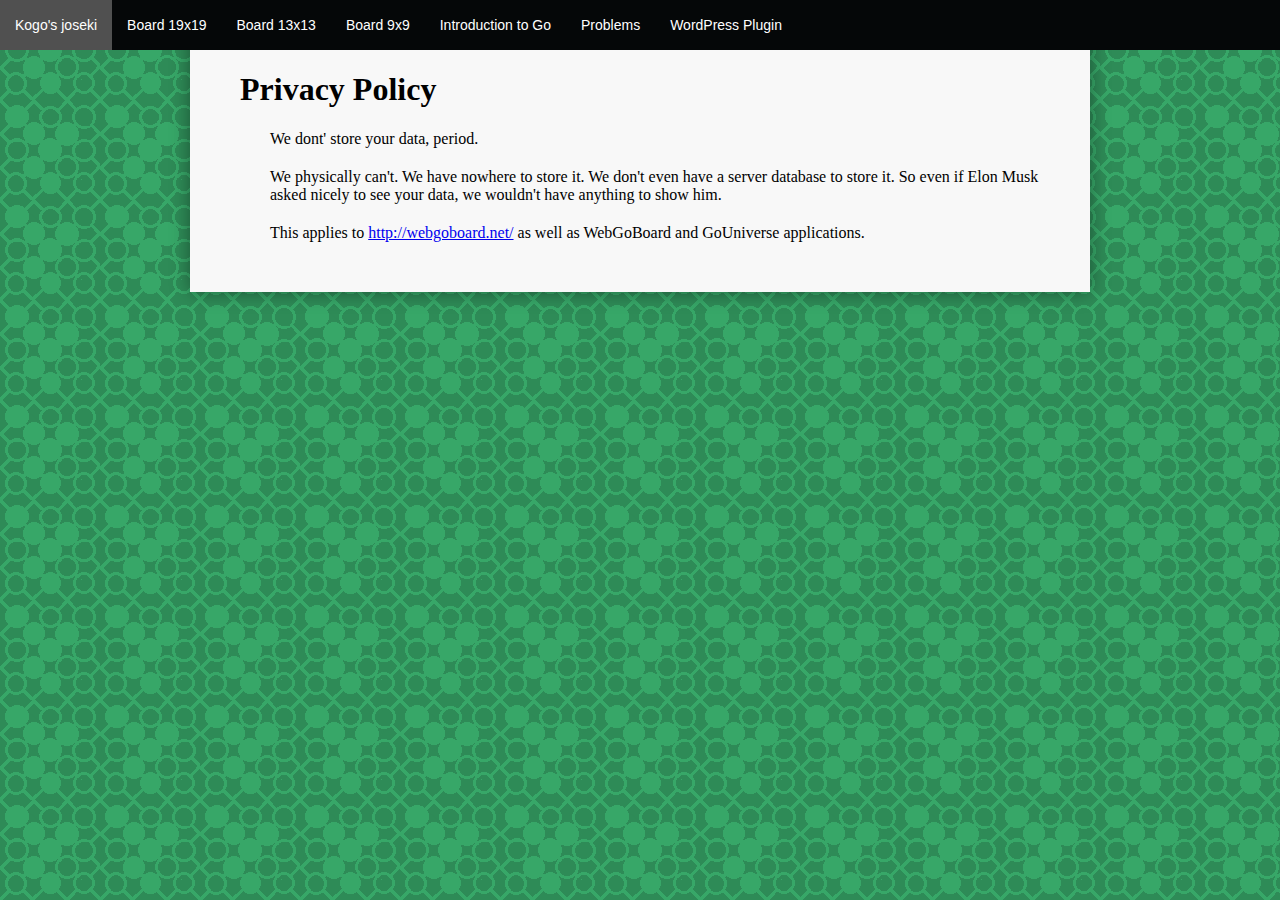
<file: privacypolicy.html>
<!DOCTYPE html>
<html>
<head lang="en">
    <meta charset="UTF-8">
    <title>Privacy Policy</title>
    <script type="text/javascript" language="JavaScript" src="javascripts/goboardmin.js"></script>
    <script type="text/javascript" language="JavaScript" src="javascripts/jquery-1.7.2.min.js"></script>
    <script type="text/javascript" language="JavaScript" src="javascripts/main.js"></script>
    <link rel="stylesheet" type="text/css" href="stylesheets/main.css">

    <style type="text/css">
        span.code {
            background-color: transparent;
            background-color: rgba(0,0,0,0.081);
            border: 1px solid #D6D6D6;
            border-radius: 3px;
            margin: 0 2px;
            padding: 0 2px;
            display: inline-block;
        }

        div.para {
            margin-left: 30px;
			margin-top : 20px;
        }

        p.breakword {
            -ms-word-break: break-all;
            word-break: break-all;
            word-break: break-word;
        }
    </style>

    <link rel="icon" href="files/favicon.ico" type="image/x-icon">
</head>
<body>
<script>
    LoadMenu("Privacy Policy");
</script>

<div style="width:800px;margin: 0 auto; padding: 50px; box-shadow: 0 0 18px rgba(0, 0, 0, .4); background: #f8f8f8; overflow: hidden;">

    <h1>
        Privacy Policy
    </h1>
    
    <div class="para">
		We dont' store your data, period.
    </div >
 
    <div class="para">
		We physically can't. We have nowhere to store it. We don't even have a server database to store it. So even if Elon Musk asked nicely to see your data, we wouldn't have anything to show him.
    </div>

    <div class="para">
		This applies to <a href="http://webgoboard.net/">http://webgoboard.net/</a> as well as WebGoBoard and GoUniverse applications.
    </div>

</div>

</body>

</html>
</file>
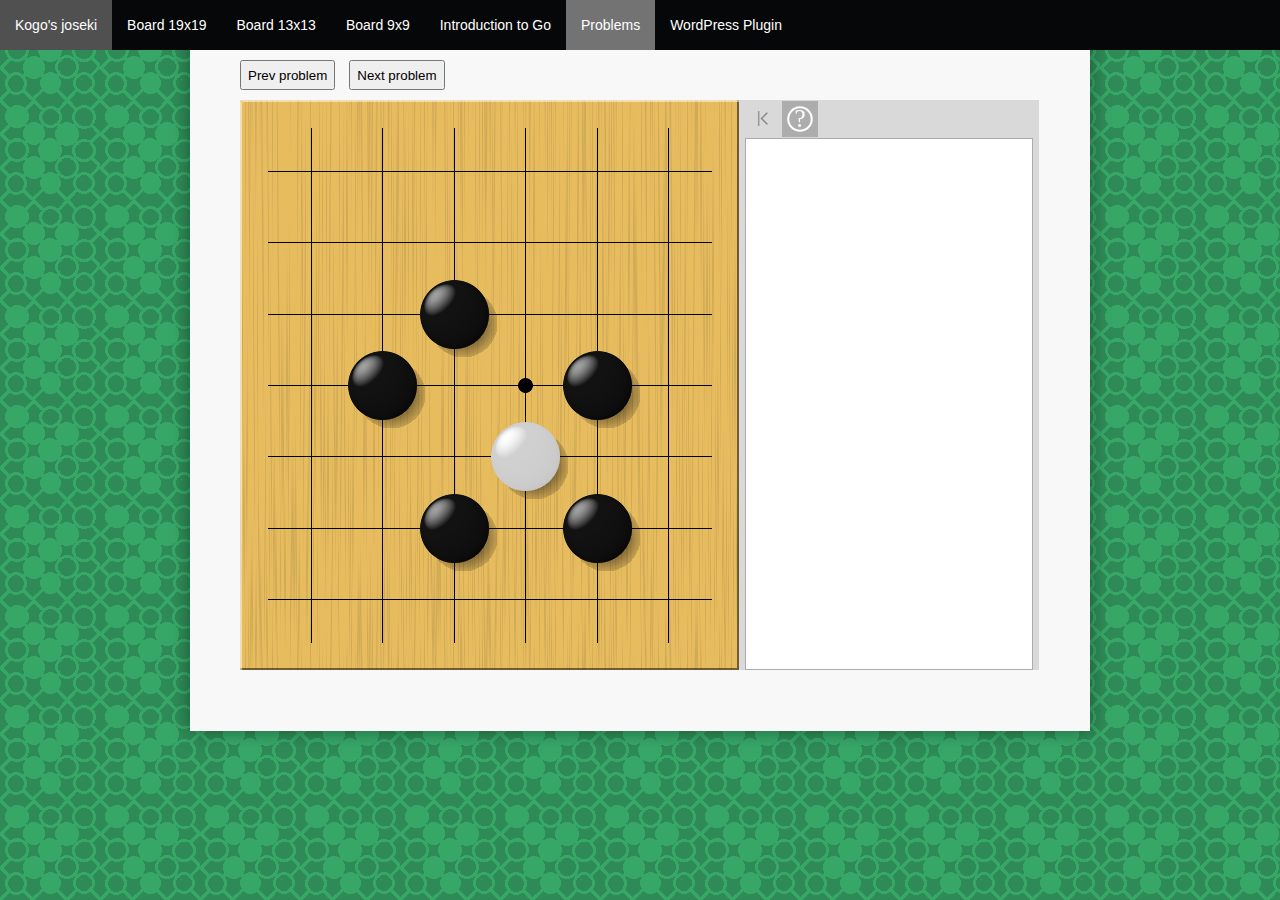
<file: problems.html>
<!DOCTYPE html>
<html>
<head lang="en">
    <meta charset="UTF-8">
    <title>Web Go/Baduk Board</title>
    <script type="text/javascript" language="JavaScript" src="javascripts/goboardmin.js"></script>
    <script type="text/javascript" language="JavaScript" src="javascripts/jquery-1.7.2.min.js"></script>
    <script type="text/javascript" language="JavaScript" src="javascripts/main.js"></script>
    <link rel="stylesheet" type="text/css" href="stylesheets/main.css">
    <link rel="icon" href="files/favicon.ico" type="image/x-icon">
</head>
<body>

<script>
    var oGameTree = null;
    OnDocumentReadyProblems();

    var aSgfs = [];
    var g_nSgfIndex = 0;
    $(function ()
    {
        $.get('files/xxqj.sgf',function(sFile)
        {
            var nCurPos = -1;
            while (-1 !== (nCurPos = sFile.indexOf("(;GM[1]FF[3]SZ[19]", nCurPos + 1)))
            {
                var nNextPos = sFile.indexOf("(;GM[1]FF[3]SZ[19]", nCurPos + 1);
                if (-1 === nNextPos)
                    nNextPos = sFile.length;

                var sSgf = sFile.substr(nCurPos, nNextPos - nCurPos);
                aSgfs.push(sSgf);
            }

            if (aSgfs.length > 0)
            {
                g_nSgfIndex = 0;
                Load_Problem();
            }
        });
    });

    function Load_Problem()
    {
        if (oGameTree)
        {
            GoBoardApi.Load_Sgf(oGameTree, aSgfs[g_nSgfIndex], {Auto : true});
            document.getElementById("idGameTreeProblem").style.height = Math.floor(GoBoardApi.Get_DivHeightByWidth(oGameTree, 700)) + "px";
            GoBoardApi.Update_Size(oGameTree);
        }
    }

    function OnClickNextProblem()
    {
        if (aSgfs.length > 0)
        {
            g_nSgfIndex++;
            if (g_nSgfIndex >= aSgfs.length)
                g_nSgfIndex = 0;
            Load_Problem();
        }
    }

    function OnClickPrevProblem()
    {
        if (aSgfs.length > 0)
        {
            g_nSgfIndex--;
            if (g_nSgfIndex < 0)
                g_nSgfIndex = aSgfs.length - 1;
            Load_Problem();
        }
    }

</script>

<div id="contentDivId" style="width:800px;margin: 0 auto; padding: 50px; box-shadow: 0 0 18px rgba(0, 0, 0, .4); background: #f8f8f8; overflow: hidden;">

    <input type="button" style="position: relative; height: 30px; margin-right: 10px; margin-top: 10px;" value="Prev problem" onclick="OnClickPrevProblem();"/>
    <input type="button" style="position: relative; height: 30px; margin-right: 10px; margin-top: 10px;" value="Next problem" onclick="OnClickNextProblem();"/>
    <div style="position:relative;margin-top: 10px;margin-bottom: 10px;" id="idGameTreeProblem"></div>
    <script>
        oGameTree = GoBoardApi.Embed('idGameTreeProblem', {boardMode : 'problems', width : '800'});
        Load_Problem();
    </script>


</div>
</body>
</html>
</file>
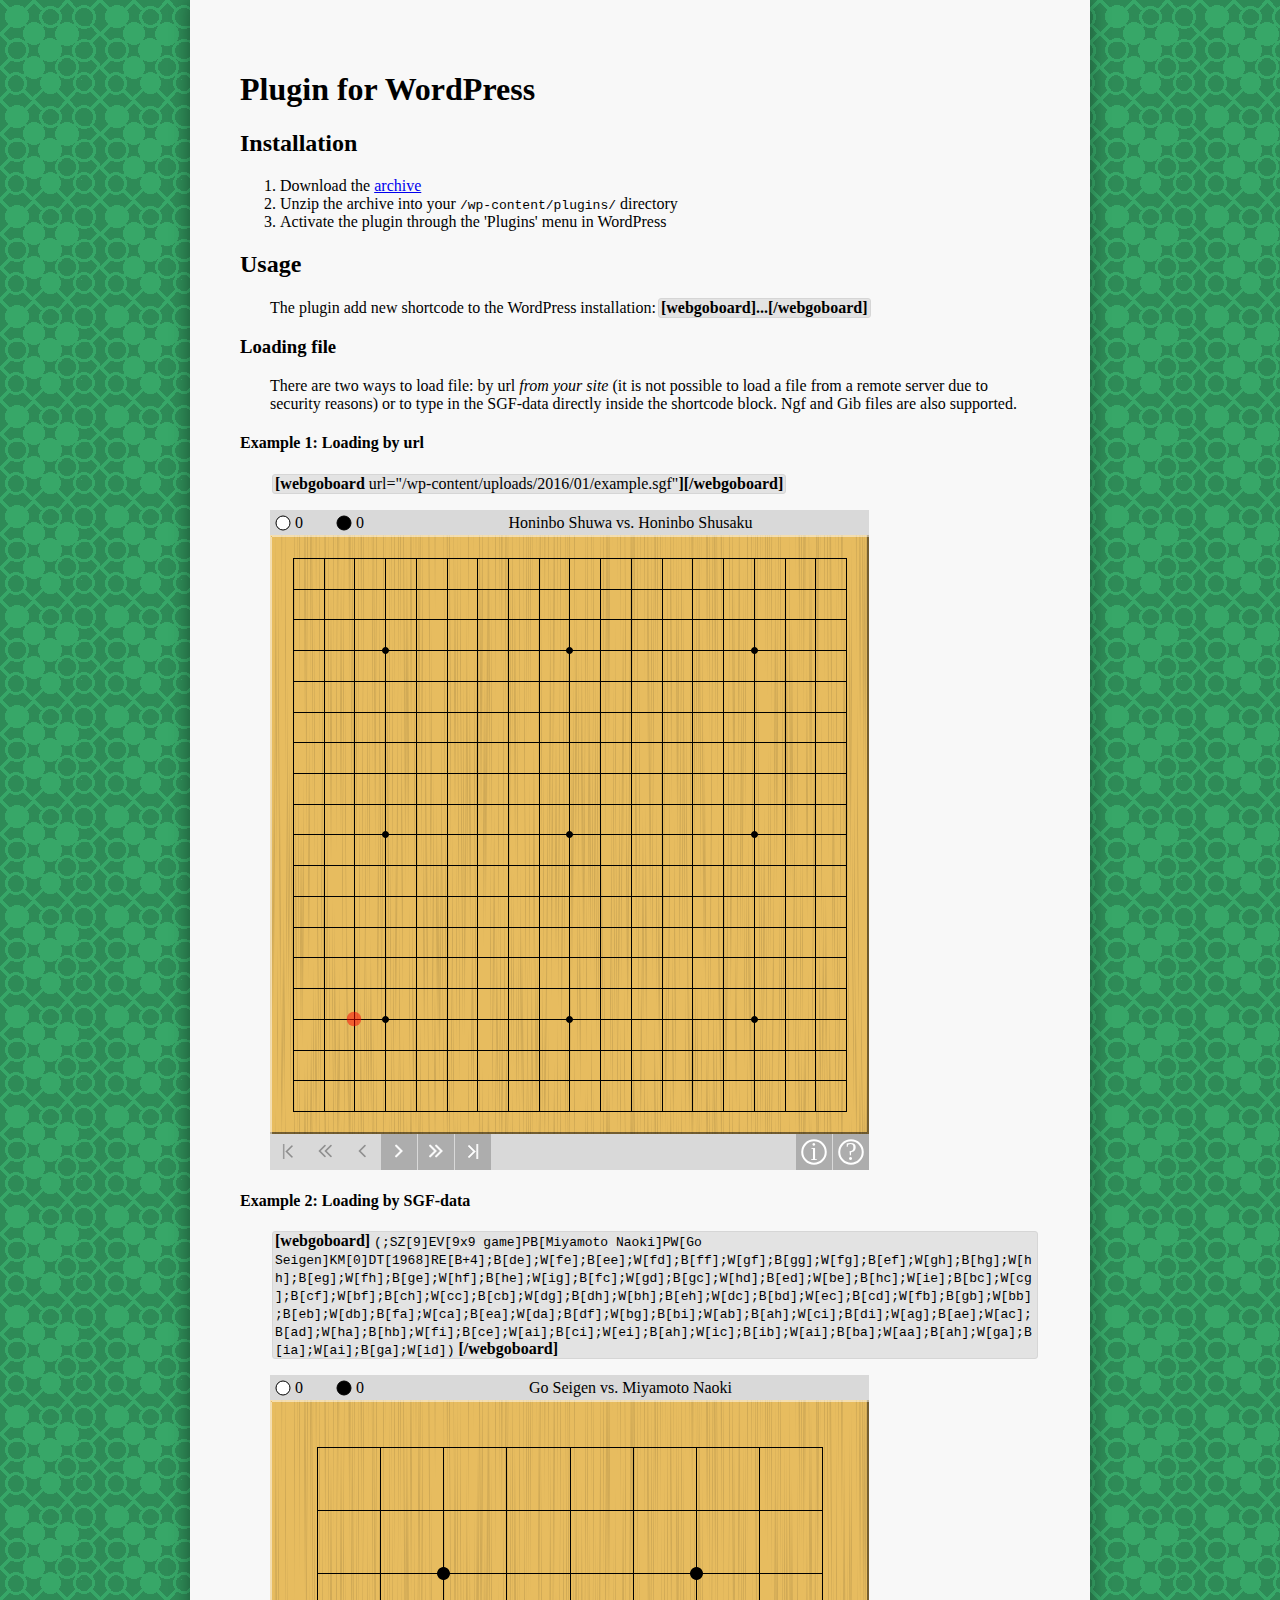
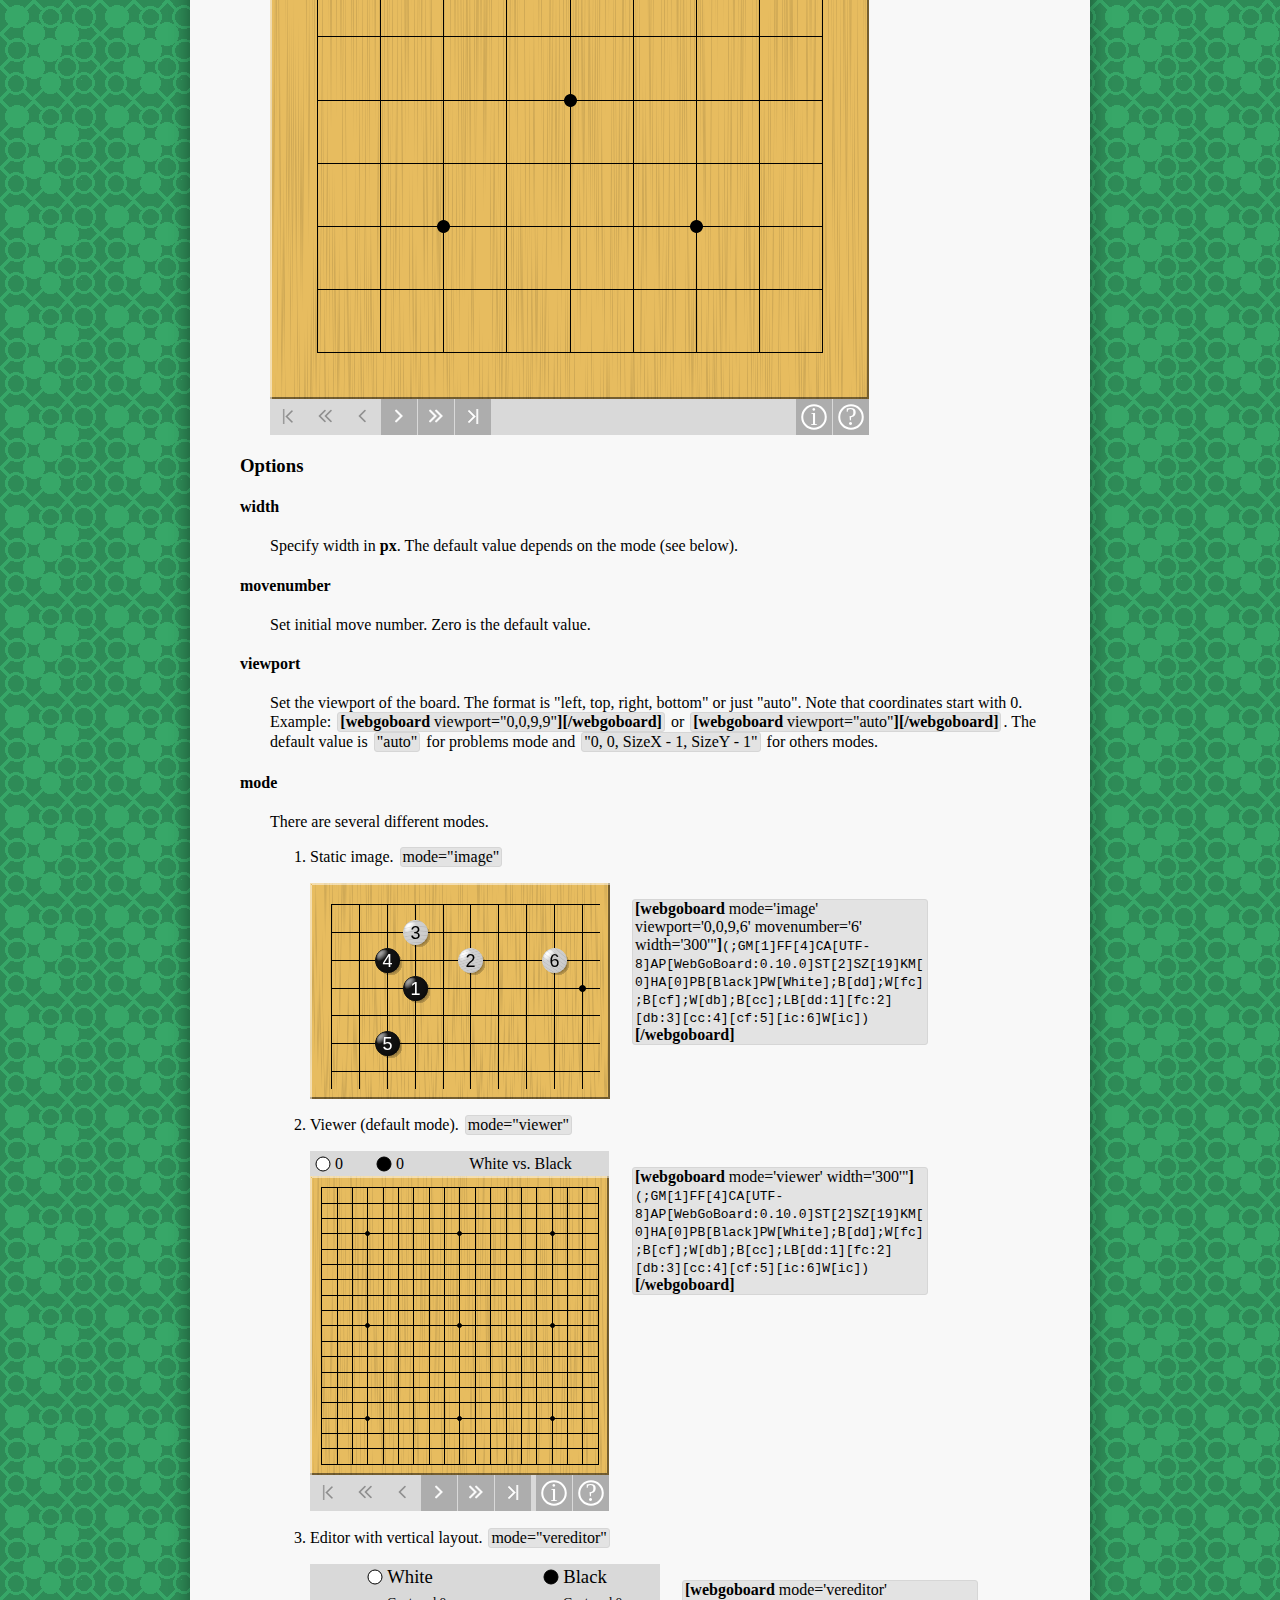
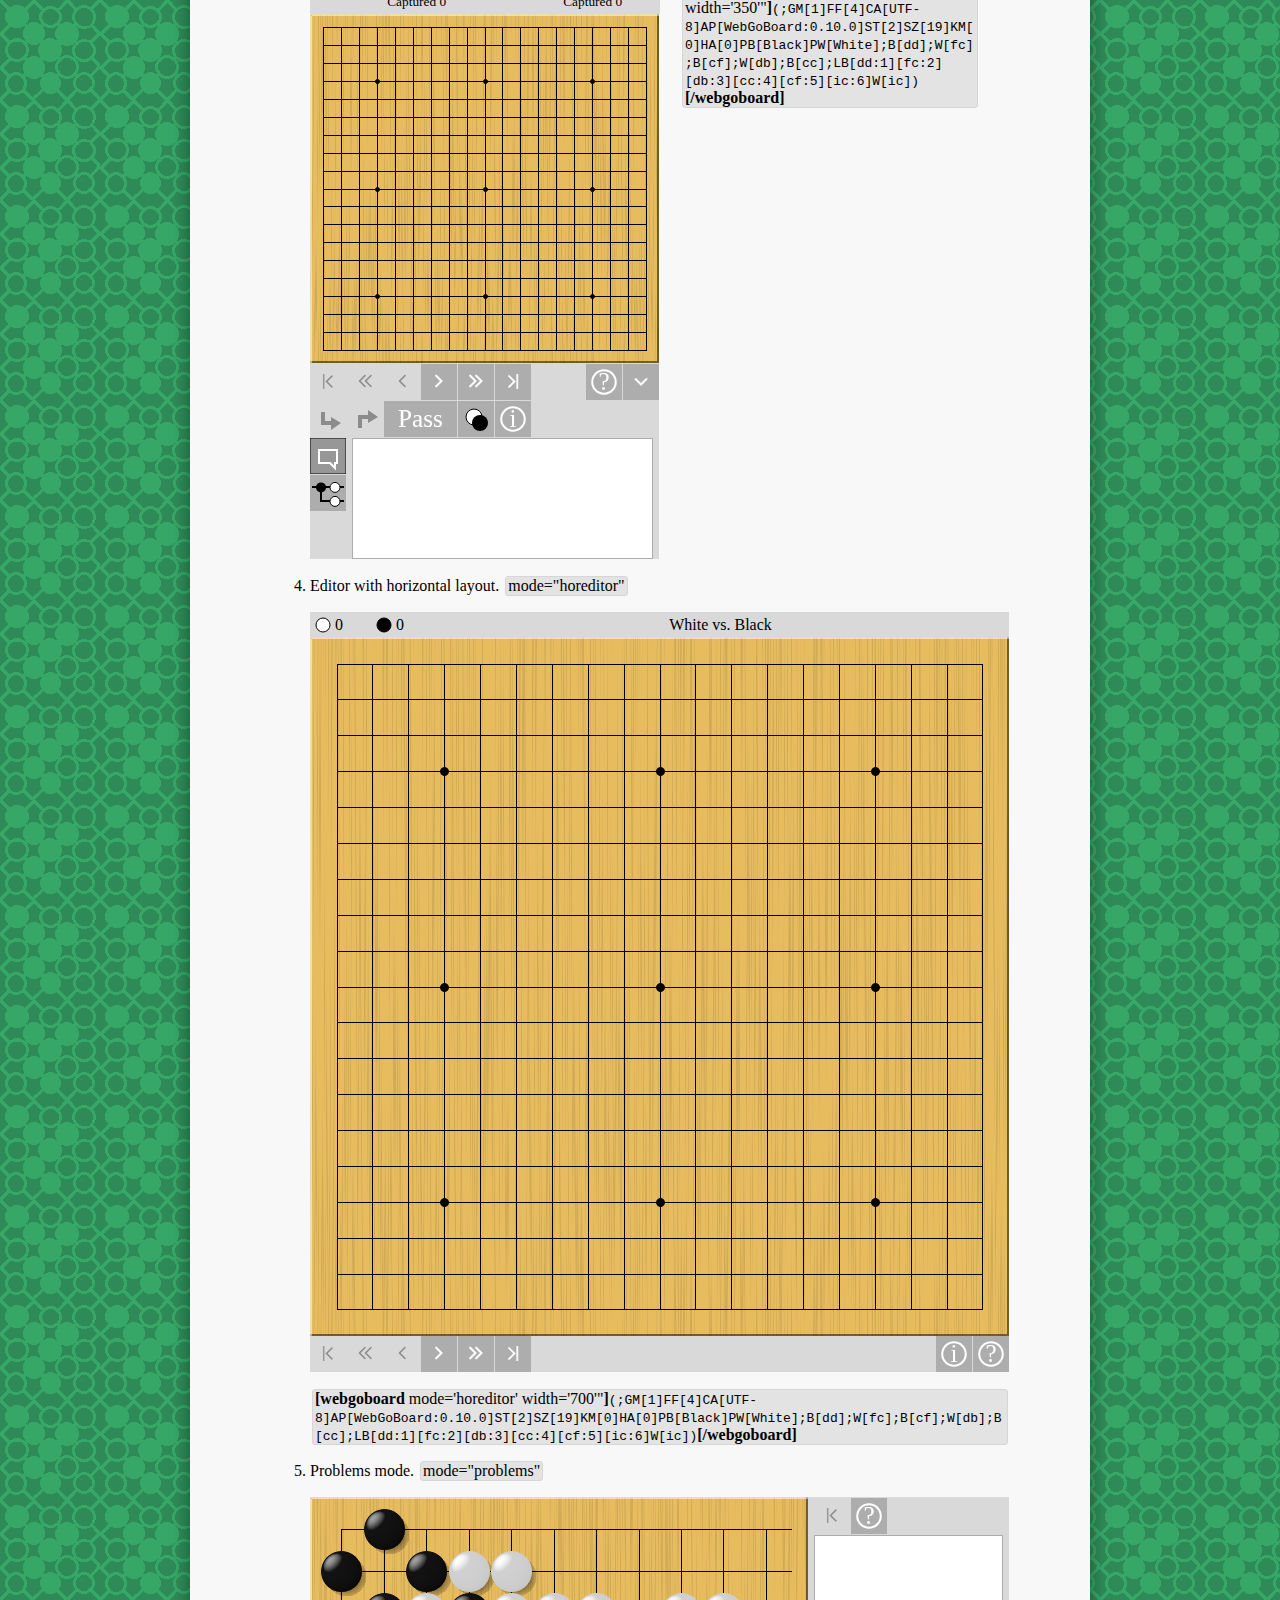
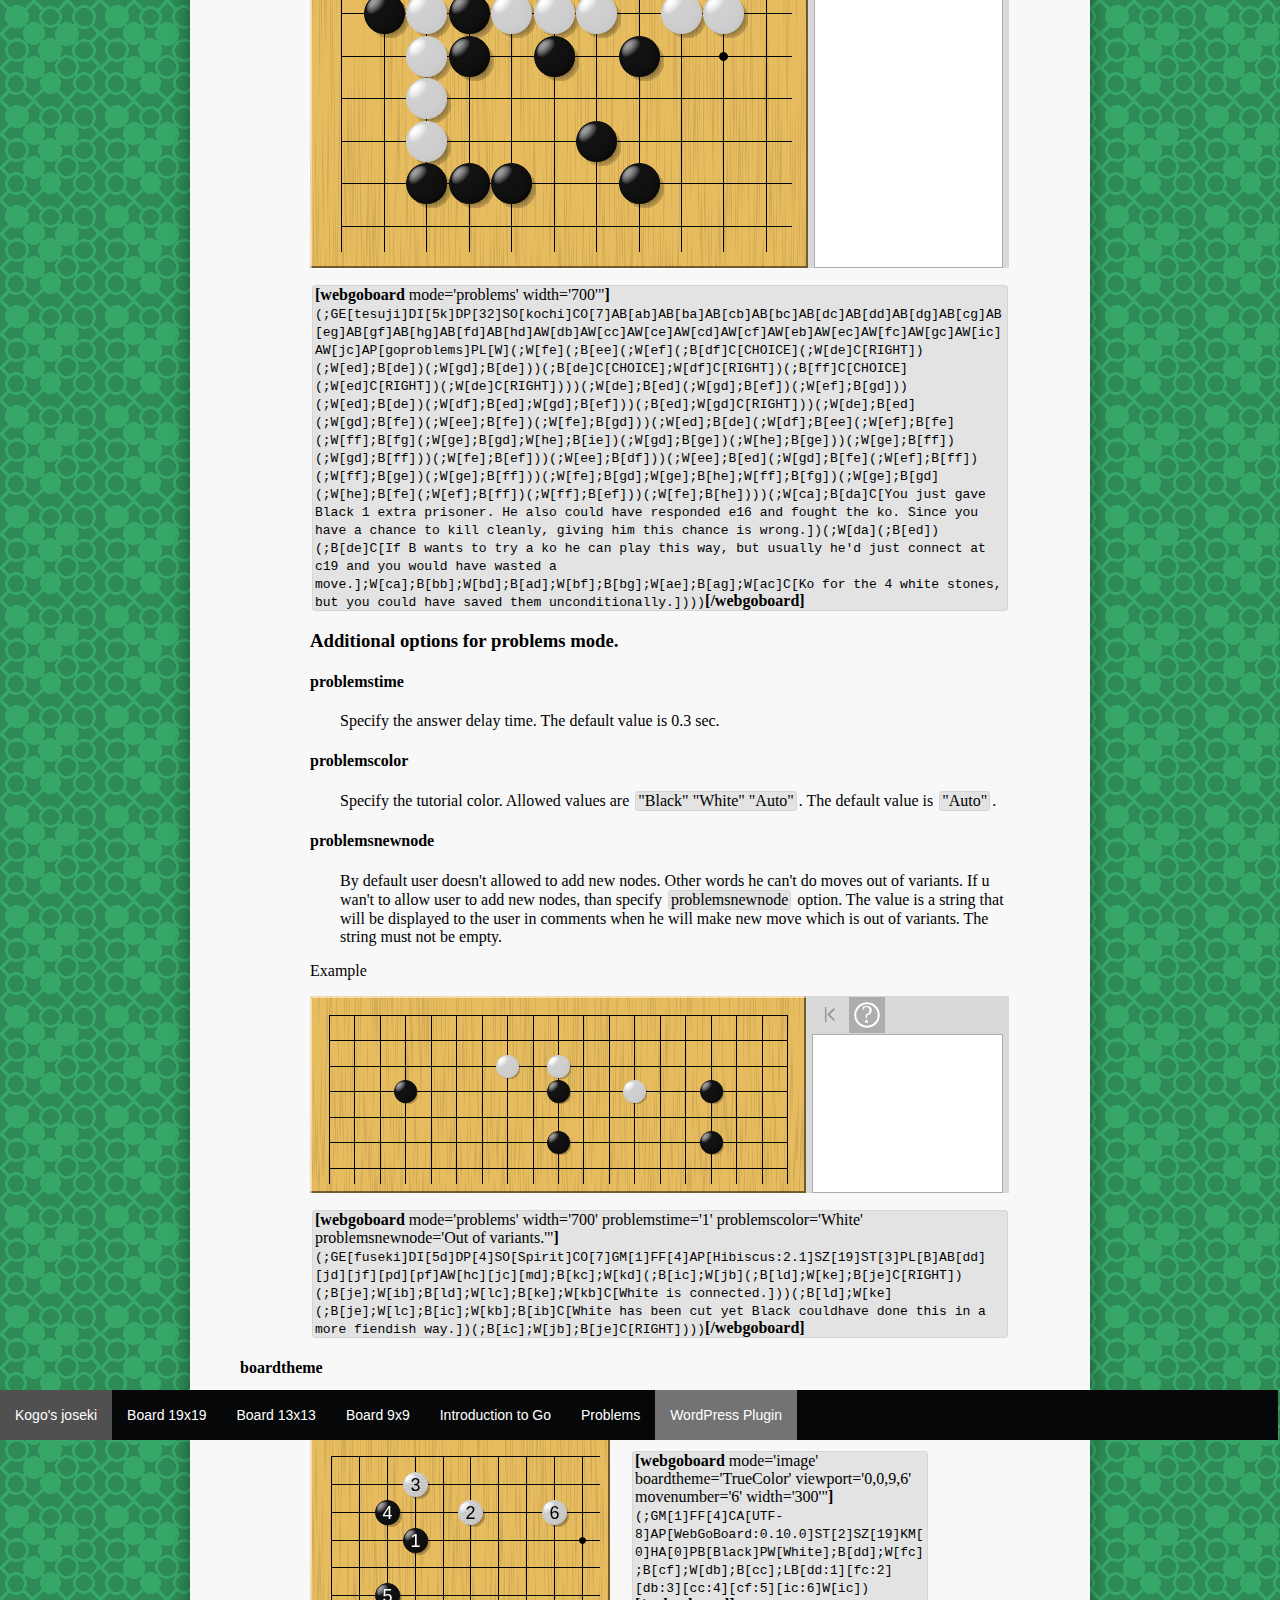
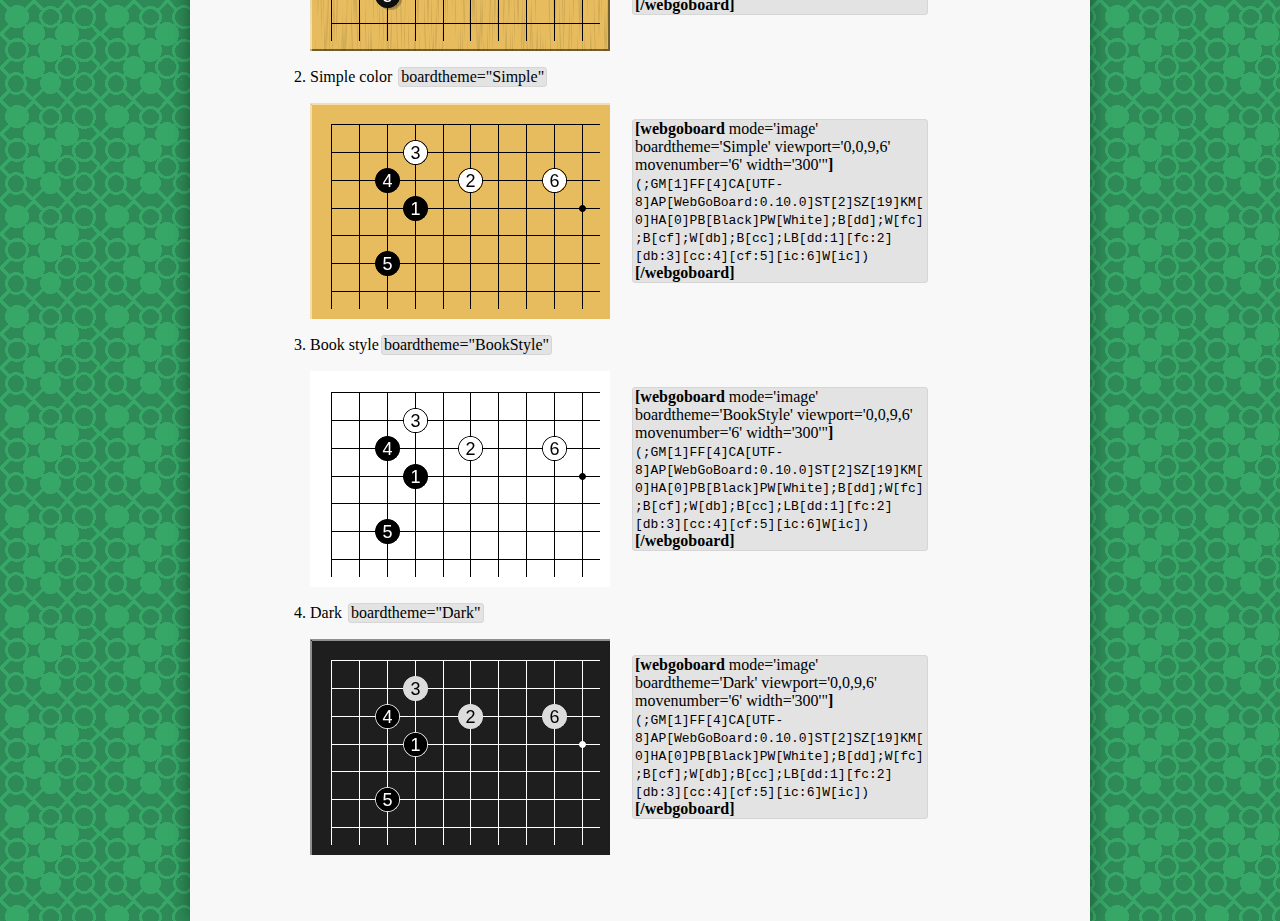
<file: wordpressplugin.html>
<!DOCTYPE html>
<html>
<head lang="en">
    <meta charset="UTF-8">
    <title>Word Press Plugin</title>
    <script type="text/javascript" language="JavaScript" src="javascripts/goboardmin.js"></script>
    <script type="text/javascript" language="JavaScript" src="javascripts/jquery-1.7.2.min.js"></script>
    <script type="text/javascript" language="JavaScript" src="javascripts/main.js"></script>
    <link rel="stylesheet" type="text/css" href="stylesheets/main.css">

    <style type="text/css">
        span.code {
            background-color: transparent;
            background-color: rgba(0,0,0,0.081);
            border: 1px solid #D6D6D6;
            border-radius: 3px;
            margin: 0 2px;
            padding: 0 2px;
            display: inline-block;
        }

        div.para {
            margin-left: 30px;
        }

        p.breakword {
            -ms-word-break: break-all;
            word-break: break-all;
            word-break: break-word;
        }
    </style>

    <link rel="icon" href="files/favicon.ico" type="image/x-icon">
</head>
<body style='background: url("[data-uri]");'>




<script>
    OnDocumentReadyWPPlugin();
</script>

<div style="width:800px;margin: 0 auto; padding: 50px; box-shadow: 0 0 18px rgba(0, 0, 0, .4); background: #f8f8f8; overflow: hidden;">

    <h1>
        Plugin for WordPress
    </h1>

    <h2>
        Installation
    </h2>
    <div>
        <ol>
            <li>Download the <a href="files/WordPress%20Plugin.zip">archive</a></li>
            <li>Unzip the archive into your <code>/wp-content/plugins/</code> directory</li>
            <li>Activate the plugin through the 'Plugins' menu in WordPress</li>
        </ol>
    </div>


    <h2>
        Usage
    </h2>

    <div class="para">
        <p>
            The plugin add new shortcode to the WordPress installation:<span class="code"><strong>[webgoboard]...[/webgoboard]</strong></span>
        </p>
    </div>

    <h3>
        Loading file
    </h3>

    <div class="para">
        <p>
            There are two ways to load file: by url <span style="font-style:italic">from your site</span> (it is not possible to load a file from a remote server due to security reasons) or to type in the SGF-data directly inside the shortcode block. Ngf and Gib files are also supported.
        </p>
    </div>

    <h4>
        Example 1: Loading by url
    </h4>
    <div class="para">
        <p>
            <span class="code"><strong>[webgoboard</strong> url="/wp-content/uploads/2016/01/example.sgf"<strong>][/webgoboard]</strong></span>
        </p>
    </div>

    <div  class="para" style="position:relative" id="idGameTree1"></div>
    <script>GoBoardApi.Embed('idGameTree1', {sgfUrl : '/files/Honinbo Shuwa vs. Honinbo Shusaku.sgf'});</script>

    <h4>
        Example 2: Loading by SGF-data
    </h4>
    <div class="para">
        <p class="code breakword">
            <span class="code"><strong>[webgoboard]</strong>
            <code>(;SZ[9]EV[9x9 game]PB[Miyamoto Naoki]PW[Go Seigen]KM[0]DT[1968]RE[B+4];B[de];W[fe];B[ee];W[fd];B[ff];W[gf];B[gg];W[fg];B[ef];W[gh];B[hg];W[hh];B[eg];W[fh];B[ge];W[hf];B[he];W[ig];B[fc];W[gd];B[gc];W[hd];B[ed];W[be];B[hc];W[ie];B[bc];W[cg];B[cf];W[bf];B[ch];W[cc];B[cb];W[dg];B[dh];W[bh];B[eh];W[dc];B[bd];W[ec];B[cd];W[fb];B[gb];W[bb];B[eb];W[db];B[fa];W[ca];B[ea];W[da];B[df];W[bg];B[bi];W[ab];B[ah];W[ci];B[di];W[ag];B[ae];W[ac];B[ad];W[ha];B[hb];W[fi];B[ce];W[ai];B[ci];W[ei];B[ah];W[ic];B[ib];W[ai];B[ba];W[aa];B[ah];W[ga];B[ia];W[ai];B[ga];W[id])</code>
            <strong>[/webgoboard]</strong></span>
        </p>
    </div>

    <div  class="para" style="position:relative" id="idGameTree2"></div>
    <script>GoBoardApi.Embed('idGameTree2', {sgfData : '(;SZ[9]EV[9x9 game]PB[Miyamoto Naoki]PW[Go Seigen]KM[0]DT[1968]RE[B+4];B[de];W[fe];B[ee];W[fd];B[ff];W[gf];B[gg];W[fg];B[ef];W[gh];B[hg];W[hh];B[eg];W[fh];B[ge];W[hf];B[he];W[ig];B[fc];W[gd];B[gc];W[hd];B[ed];W[be];B[hc];W[ie];B[bc];W[cg];B[cf];W[bf];B[ch];W[cc];B[cb];W[dg];B[dh];W[bh];B[eh];W[dc];B[bd];W[ec];B[cd];W[fb];B[gb];W[bb];B[eb];W[db];B[fa];W[ca];B[ea];W[da];B[df];W[bg];B[bi];W[ab];B[ah];W[ci];B[di];W[ag];B[ae];W[ac];B[ad];W[ha];B[hb];W[fi];B[ce];W[ai];B[ci];W[ei];B[ah];W[ic];B[ib];W[ai];B[ba];W[aa];B[ah];W[ga];B[ia];W[ai];B[ga];W[id])'});</script>

    <h3>
        Options
    </h3>

    <h4>
        width
    </h4>
    <div class="para">
        <p>
            Specify width in <strong>px</strong>. The default value depends on the mode (see below).
        </p>
    </div>

    <h4>
        movenumber
    </h4>
    <div class="para">
        <p>
            Set initial move number. Zero is the default value.
        </p>
    </div>

    <h4>
        viewport
    </h4>
    <div class="para">
        <p>
            Set the viewport of the board. The format is "left, top, right, bottom" or just "auto". Note that coordinates start with 0.
            Example: <span class="code"><strong>[webgoboard</strong> viewport="0,0,9,9"<strong>][/webgoboard]</strong></span> or <span class="code"><strong>[webgoboard</strong> viewport="auto"<strong>][/webgoboard]</strong></span>.
            The default value is <span class="code">"auto"</span> for problems mode and <span class="code">"0, 0, SizeX - 1, SizeY - 1"</span> for others modes.
        </p>
    </div>

    <h4>
        mode
    </h4>
    <div class="para">

        <p>
            There are several different modes.
        </p>

        <ol>

            <li style="width:700px">

                <p>
                    Static image. <span class="code">mode="image"</span>
                </p>


                <div style="float:left;position:relative" id="idGameTreeStaticImage"></div>
                <script>GoBoardApi.Embed('idGameTreeStaticImage', {moveNumber : '6', boardMode : 'image', viewPort : {X0 : 0, Y0 : 0, X1 : 9, Y1: 6}, width : '300', sgfData : '(;GM[1]FF[4]CA[UTF-8]AP[WebGoBoard:0.10.0]ST[2]SZ[19]KM[0]HA[0]PB[Black]PW[White];B[dd];W[fc];B[cf];W[db];B[cc];LB[dd:1][fc:2][db:3][cc:4][cf:5][ic:6]W[ic])'});</script>

                <div style="float:left; margin-left:20px;width:300px">
                    <p class="breakword">
                        <span class="code"><strong>[webgoboard</strong> mode='image' viewport='0,0,9,6' movenumber='6' width='300'"<strong>]</strong><code>(;GM[1]FF[4]CA[UTF-8]AP[WebGoBoard:0.10.0]ST[2]SZ[19]KM[0]HA[0]PB[Black]PW[White];B[dd];W[fc];B[cf];W[db];B[cc];LB[dd:1][fc:2][db:3][cc:4][cf:5][ic:6]W[ic])</code><strong>[/webgoboard]</strong></span>
                    </p>
                </div>

                <div style="clear:both"></div>

            </li>

            <li style="width:700px">

                <p>
                    Viewer (default mode). <span class="code">mode="viewer"</span>
                </p>


                <div style="float:left;position:relative" id="idGameTreeViewer"></div>
                <script>GoBoardApi.Embed('idGameTreeViewer', {boardMode : 'viewer', width : '300', sgfData : '(;GM[1]FF[4]CA[UTF-8]AP[WebGoBoard:0.10.0]ST[2]SZ[19]KM[0]HA[0]PB[Black]PW[White];B[dd];W[fc];B[cf];W[db];B[cc];LB[dd:1][fc:2][db:3][cc:4][cf:5][ic:6]W[ic])'});</script>

                <div style="float:left; margin-left:20px;width:300px">
                    <p class="breakword">
                        <span class="code"><strong>[webgoboard</strong> mode='viewer' width='300'"<strong>]</strong><code>(;GM[1]FF[4]CA[UTF-8]AP[WebGoBoard:0.10.0]ST[2]SZ[19]KM[0]HA[0]PB[Black]PW[White];B[dd];W[fc];B[cf];W[db];B[cc];LB[dd:1][fc:2][db:3][cc:4][cf:5][ic:6]W[ic])</code><strong>[/webgoboard]</strong></span>
                    </p>
                </div>
                <div style="clear:both"></div>

            </li>

            <li style="width:700px">

                <p>
                    Editor with vertical layout. <span class="code">mode="vereditor"</span>
                </p>


                <div style="float:left;position:relative" id="idGameTreeVerEditor"></div>
                <script>GoBoardApi.Embed('idGameTreeVerEditor', {boardMode : 'vereditor', width : '350', sgfData : '(;GM[1]FF[4]CA[UTF-8]AP[WebGoBoard:0.10.0]ST[2]SZ[19]KM[0]HA[0]PB[Black]PW[White];B[dd];W[fc];B[cf];W[db];B[cc];LB[dd:1][fc:2][db:3][cc:4][cf:5][ic:6]W[ic])'});</script>

                <div style="float:left; margin-left:20px;width:300px">
                    <p class="breakword">
                        <span class="code"><strong>[webgoboard</strong> mode='vereditor' width='350'"<strong>]</strong><code>(;GM[1]FF[4]CA[UTF-8]AP[WebGoBoard:0.10.0]ST[2]SZ[19]KM[0]HA[0]PB[Black]PW[White];B[dd];W[fc];B[cf];W[db];B[cc];LB[dd:1][fc:2][db:3][cc:4][cf:5][ic:6]W[ic])</code><strong>[/webgoboard]</strong></span>
                    </p>
                </div>
                <div style="clear:both"></div>

            </li>

            <li style="width:700px">

                <p>
                    Editor with horizontal layout. <span class="code">mode="horeditor"</span>
                </p>


                <div style="position:relative" id="idGameTreeHorEditor"></div>
                <script>GoBoardApi.Embed('idGameTreeHorEditor', {bboardMode : 'horeditor', width : '700', sgfData : '(;GM[1]FF[4]CA[UTF-8]AP[WebGoBoard:0.10.0]ST[2]SZ[19]KM[0]HA[0]PB[Black]PW[White];B[dd];W[fc];B[cf];W[db];B[cc];LB[dd:1][fc:2][db:3][cc:4][cf:5][ic:6]W[ic])'});</script>

                <div>
                    <p class="breakword">
                        <span class="code"><strong>[webgoboard</strong> mode='horeditor' width='700'"<strong>]</strong><code>(;GM[1]FF[4]CA[UTF-8]AP[WebGoBoard:0.10.0]ST[2]SZ[19]KM[0]HA[0]PB[Black]PW[White];B[dd];W[fc];B[cf];W[db];B[cc];LB[dd:1][fc:2][db:3][cc:4][cf:5][ic:6]W[ic])</code><strong>[/webgoboard]</strong></span>
                    </p>
                </div>
                <div style="clear:both"></div>

            </li>

            <li style="width:700px">

                <p>
                    Problems mode. <span class="code">mode="problems"</span>
                </p>


                <div style="position:relative" id="idGameTreeProblem"></div>
                <script>GoBoardApi.Embed('idGameTreeProblem', {boardMode : 'problems', width : '700', sgfData : "(;GE[tesuji]DI[5k]DP[32]SO[kochi]CO[7]AB[ab]AB[ba]AB[cb]AB[bc]AB[dc]AB[dd]AB[dg]AB[cg]AB[eg]AB[gf]AB[hg]AB[fd]AB[hd]AW[db]AW[cc]AW[ce]AW[cd]AW[cf]AW[eb]AW[ec]AW[fc]AW[gc]AW[ic]AW[jc]AP[goproblems]PL[W](;W[fe](;B[ee](;W[ef](;B[df]C[CHOICE](;W[de]C[RIGHT])(;W[ed];B[de])(;W[gd];B[de]))(;B[de]C[CHOICE];W[df]C[RIGHT])(;B[ff]C[CHOICE](;W[ed]C[RIGHT])(;W[de]C[RIGHT])))(;W[de];B[ed](;W[gd];B[ef])(;W[ef];B[gd]))(;W[ed];B[de])(;W[df];B[ed];W[gd];B[ef]))(;B[ed];W[gd]C[RIGHT]))(;W[de];B[ed](;W[gd];B[fe])(;W[ee];B[fe])(;W[fe];B[gd]))(;W[ed];B[de](;W[df];B[ee](;W[ef];B[fe](;W[ff];B[fg](;W[ge];B[gd];W[he];B[ie])(;W[gd];B[ge])(;W[he];B[ge]))(;W[ge];B[ff])(;W[gd];B[ff]))(;W[fe];B[ef]))(;W[ee];B[df]))(;W[ee];B[ed](;W[gd];B[fe](;W[ef];B[ff])(;W[ff];B[ge])(;W[ge];B[ff]))(;W[fe];B[gd];W[ge];B[he];W[ff];B[fg])(;W[ge];B[gd](;W[he];B[fe](;W[ef];B[ff])(;W[ff];B[ef]))(;W[fe];B[he])))(;W[ca];B[da]C[You just gave Black 1 extra prisoner.  He also could have responded e16 and fought the ko.  Since you have a chance to kill cleanly, giving him this chance is wrong.])(;W[da](;B[ed])(;B[de]C[If B wants to try a ko he can play this way, but usually he'd just connect at c19 and you would have wasted a move.];W[ca];B[bb];W[bd];B[ad];W[bf];B[bg];W[ae];B[ag];W[ac]C[Ko for the 4 white stones, but you could have saved them unconditionally.])))"});</script>

                <div>
                    <p class="breakword">
                        <span class="code"><strong>[webgoboard</strong> mode='problems' width='700'"<strong>]</strong><code>(;GE[tesuji]DI[5k]DP[32]SO[kochi]CO[7]AB[ab]AB[ba]AB[cb]AB[bc]AB[dc]AB[dd]AB[dg]AB[cg]AB[eg]AB[gf]AB[hg]AB[fd]AB[hd]AW[db]AW[cc]AW[ce]AW[cd]AW[cf]AW[eb]AW[ec]AW[fc]AW[gc]AW[ic]AW[jc]AP[goproblems]PL[W](;W[fe](;B[ee](;W[ef](;B[df]C[CHOICE](;W[de]C[RIGHT])(;W[ed];B[de])(;W[gd];B[de]))(;B[de]C[CHOICE];W[df]C[RIGHT])(;B[ff]C[CHOICE](;W[ed]C[RIGHT])(;W[de]C[RIGHT])))(;W[de];B[ed](;W[gd];B[ef])(;W[ef];B[gd]))(;W[ed];B[de])(;W[df];B[ed];W[gd];B[ef]))(;B[ed];W[gd]C[RIGHT]))(;W[de];B[ed](;W[gd];B[fe])(;W[ee];B[fe])(;W[fe];B[gd]))(;W[ed];B[de](;W[df];B[ee](;W[ef];B[fe](;W[ff];B[fg](;W[ge];B[gd];W[he];B[ie])(;W[gd];B[ge])(;W[he];B[ge]))(;W[ge];B[ff])(;W[gd];B[ff]))(;W[fe];B[ef]))(;W[ee];B[df]))(;W[ee];B[ed](;W[gd];B[fe](;W[ef];B[ff])(;W[ff];B[ge])(;W[ge];B[ff]))(;W[fe];B[gd];W[ge];B[he];W[ff];B[fg])(;W[ge];B[gd](;W[he];B[fe](;W[ef];B[ff])(;W[ff];B[ef]))(;W[fe];B[he])))(;W[ca];B[da]C[You just gave Black 1 extra prisoner.  He also could have responded e16 and fought the ko.  Since you have a chance to kill cleanly, giving him this chance is wrong.])(;W[da](;B[ed])(;B[de]C[If B wants to try a ko he can play this way, but usually he'd just connect at c19 and you would have wasted a move.];W[ca];B[bb];W[bd];B[ad];W[bf];B[bg];W[ae];B[ag];W[ac]C[Ko for the 4 white stones, but you could have saved them unconditionally.])))</code><strong>[/webgoboard]</strong></span>
                    </p>
                </div>
                <div style="clear:both"></div>

                <h3>
                    Additional options for problems mode.
                </h3>

                <h4>
                    problemstime
                </h4>
                <div class="para">
                    <p>
                        Specify the answer delay time. The default value is 0.3 sec.
                    </p>
                </div>

                <h4>
                    problemscolor
                </h4>
                <div class="para">
                    <p>
                        Specify the tutorial color. Allowed values are <span class="code">"Black" "White" "Auto"</span>. The default value is <span class="code">"Auto"</span>.
                    </p>
                </div>

                <h4>
                    problemsnewnode
                </h4>
                <div class="para">
                    <p>
                        By default user doesn't allowed to add new nodes. Other words he can't do moves out of variants. If u wan't to allow user to add new nodes, than specify <span class="code">problemsnewnode</span>
                        option. The value is a string that will be displayed to the user in comments when he will make new move which is out of variants. The string must not be empty.
                    </p>
                </div>


                <div>
                    <p>
                        Example
                    </p>
                </div>

                <div style="position:relative" id="idGameTreeProblemsExample"></div>
                <script>GoBoardApi.Embed('idGameTreeProblemsExample', {boardMode : 'problems', width : '700', problemsTime : '1', problemsColor : 'White', problemsNewNode : 'Out of variants.', sgfData : '(;GE[fuseki]DI[5d]DP[4]SO[Spirit]CO[7]GM[1]FF[4]AP[Hibiscus:2.1]SZ[19]ST[3]PL[B]AB[dd][jd][jf][pd][pf]AW[hc][jc][md];B[kc];W[kd](;B[ic];W[jb](;B[ld];W[ke];B[je]C[RIGHT])(;B[je];W[ib];B[ld];W[lc];B[ke];W[kb]C[White is connected.]))(;B[ld];W[ke](;B[je];W[lc];B[ic];W[kb];B[ib]C[White has been cut yet Black couldhave done this in a more fiendish way.])(;B[ic];W[jb];B[je]C[RIGHT])))'});</script>

                <div>
                    <p class="breakword">
                        <span class="code"><strong>[webgoboard</strong> mode='problems' width='700' problemstime='1' problemscolor='White' problemsnewnode='Out of variants.'"<strong>]</strong><code>(;GE[fuseki]DI[5d]DP[4]SO[Spirit]CO[7]GM[1]FF[4]AP[Hibiscus:2.1]SZ[19]ST[3]PL[B]AB[dd][jd][jf][pd][pf]AW[hc][jc][md];B[kc];W[kd](;B[ic];W[jb](;B[ld];W[ke];B[je]C[RIGHT])(;B[je];W[ib];B[ld];W[lc];B[ke];W[kb]C[White is connected.]))(;B[ld];W[ke](;B[je];W[lc];B[ic];W[kb];B[ib]C[White has been cut yet Black couldhave done this in a more fiendish way.])(;B[ic];W[jb];B[je]C[RIGHT])))</code><strong>[/webgoboard]</strong></span>
                    </p>
                </div>
                <div style="clear:both"></div>

            </li>

        </ol>

    </div>

    <h4>
        boardtheme
    </h4>

    <div class="para">
        <ol>

            <li style="width:700px">

                <p>
                    TrueColor (default) <span class="code">boardtheme="TrueColor"</span>
                </p>


                <div style="float:left;position:relative" id="idGameTreeTrueColor"></div>
                <script>GoBoardApi.Embed('idGameTreeTrueColor', {moveNumber : '6', boardTheme : 'TrueColor', boardMode : 'image', viewPort : {X0 : 0, Y0 : 0, X1 : 9, Y1: 6}, width : '300', sgfData : '(;GM[1]FF[4]CA[UTF-8]AP[WebGoBoard:0.10.0]ST[2]SZ[19]KM[0]HA[0]PB[Black]PW[White];B[dd];W[fc];B[cf];W[db];B[cc];LB[dd:1][fc:2][db:3][cc:4][cf:5][ic:6]W[ic])'});</script>

                <div style="float:left; margin-left:20px;width:300px">
                    <p class="breakword">
                        <span class="code"><strong>[webgoboard</strong> mode='image' boardtheme='TrueColor' viewport='0,0,9,6' movenumber='6' width='300'"<strong>]</strong><code>(;GM[1]FF[4]CA[UTF-8]AP[WebGoBoard:0.10.0]ST[2]SZ[19]KM[0]HA[0]PB[Black]PW[White];B[dd];W[fc];B[cf];W[db];B[cc];LB[dd:1][fc:2][db:3][cc:4][cf:5][ic:6]W[ic])</code><strong>[/webgoboard]</strong></span>
                    </p>
                </div>

                <div style="clear:both"></div>

            </li>

            <li style="width:700px">

                <p>
                    Simple color <span class="code">boardtheme="Simple"</span>
                </p>


                <div style="float:left;position:relative" id="idGameTreeSimple"></div>
                <script>GoBoardApi.Embed('idGameTreeSimple', {moveNumber : '6', boardTheme : 'Simple', boardMode : 'image', viewPort : {X0 : 0, Y0 : 0, X1 : 9, Y1: 6}, width : '300', sgfData : '(;GM[1]FF[4]CA[UTF-8]AP[WebGoBoard:0.10.0]ST[2]SZ[19]KM[0]HA[0]PB[Black]PW[White];B[dd];W[fc];B[cf];W[db];B[cc];LB[dd:1][fc:2][db:3][cc:4][cf:5][ic:6]W[ic])'});</script>

                <div style="float:left; margin-left:20px;width:300px">
                    <p class="breakword">
                        <span class="code"><strong>[webgoboard</strong> mode='image' boardtheme='Simple' viewport='0,0,9,6' movenumber='6' width='300'"<strong>]</strong><code>(;GM[1]FF[4]CA[UTF-8]AP[WebGoBoard:0.10.0]ST[2]SZ[19]KM[0]HA[0]PB[Black]PW[White];B[dd];W[fc];B[cf];W[db];B[cc];LB[dd:1][fc:2][db:3][cc:4][cf:5][ic:6]W[ic])</code><strong>[/webgoboard]</strong></span>
                    </p>
                </div>

                <div style="clear:both"></div>

            </li>

            <li style="width:700px">

                <p>
                    Book style<span class="code">boardtheme="BookStyle"</span>
                </p>


                <div style="float:left;position:relative" id="idGameTreeBookStyle"></div>
                <script>GoBoardApi.Embed('idGameTreeBookStyle', {moveNumber : '6', boardTheme : 'BookStyle', boardMode : 'image', viewPort : {X0 : 0, Y0 : 0, X1 : 9, Y1: 6}, width : '300', sgfData : '(;GM[1]FF[4]CA[UTF-8]AP[WebGoBoard:0.10.0]ST[2]SZ[19]KM[0]HA[0]PB[Black]PW[White];B[dd];W[fc];B[cf];W[db];B[cc];LB[dd:1][fc:2][db:3][cc:4][cf:5][ic:6]W[ic])'});</script>

                <div style="float:left; margin-left:20px;width:300px">
                    <p class="breakword">
                        <span class="code"><strong>[webgoboard</strong> mode='image' boardtheme='BookStyle' viewport='0,0,9,6' movenumber='6' width='300'"<strong>]</strong><code>(;GM[1]FF[4]CA[UTF-8]AP[WebGoBoard:0.10.0]ST[2]SZ[19]KM[0]HA[0]PB[Black]PW[White];B[dd];W[fc];B[cf];W[db];B[cc];LB[dd:1][fc:2][db:3][cc:4][cf:5][ic:6]W[ic])</code><strong>[/webgoboard]</strong></span>
                    </p>
                </div>

                <div style="clear:both"></div>

            </li>

            <li style="width:700px">

                <p>
                    Dark <span class="code">boardtheme="Dark"</span>
                </p>


                <div style="float:left;position:relative" id="idGameTreeDark"></div>
                <script>GoBoardApi.Embed('idGameTreeDark', {moveNumber : '6', boardTheme : 'Dark', boardMode : 'image', viewPort : {X0 : 0, Y0 : 0, X1 : 9, Y1: 6}, width : '300', sgfData : '(;GM[1]FF[4]CA[UTF-8]AP[WebGoBoard:0.10.0]ST[2]SZ[19]KM[0]HA[0]PB[Black]PW[White];B[dd];W[fc];B[cf];W[db];B[cc];LB[dd:1][fc:2][db:3][cc:4][cf:5][ic:6]W[ic])'});</script>

                <div style="float:left; margin-left:20px;width:300px">
                    <p class="breakword">
                        <span class="code"><strong>[webgoboard</strong> mode='image' boardtheme='Dark' viewport='0,0,9,6' movenumber='6' width='300'"<strong>]</strong><code>(;GM[1]FF[4]CA[UTF-8]AP[WebGoBoard:0.10.0]ST[2]SZ[19]KM[0]HA[0]PB[Black]PW[White];B[dd];W[fc];B[cf];W[db];B[cc];LB[dd:1][fc:2][db:3][cc:4][cf:5][ic:6]W[ic])</code><strong>[/webgoboard]</strong></span>
                    </p>
                </div>

                <div style="clear:both"></div>

            </li>
        </ol>
    </div>

</div>

</body>

</html>
</file>
<file: stylesheets/main.css>
body
{
    background: url("[data-uri]");
}

.topmenu
{
    margin    : 0;
    padding   : 0;
    float     : left;
    font      : bold 13px Arial;
    width     : 100%;
    border    : 1px solid #625e00;
    background: black center center repeat-x;
    box-sizing: border-box;
}

.topmenu li
{
    float: left;
}

.topmenu li a:visited
{
    color: white;
}

.topmenu li a
{
    float          : left;
    color          : white;
    padding        : 9px 11px;
    text-decoration: none;
    border-right   : 1px solid white;
}

body
{
    padding: 0;
    margin : 0;
}
</file>
<file: KGS Client/Styles.css>
html, body { height:100%; }

* {margin:0px;padding:0px;overflow-x: hidden;overflow-y: hidden;}

.block_elem {position:absolute;padding:0;margin:0;}

img.button
{
width: 25px;
height: 20px;
float:left;
margin:1px;
}

#NavigatorTreeContainer table
{
padding: 0;
margin: 0;
border:0;
}

#NavigatorTreeContainer table td 
{
width: 24px;
height: 24px;
padding: 0;
margin: 0;
}

td.NavCurStart3
{
background:url('Images/Navigator/Navigator_Current_Start3.png');
}
td.NavCurStart
{
background:url('Images/Navigator/Navigator_Current_Start.png');
}
td.NavCurStart2
{
background:url('Images/Navigator/Navigator_Current_Start2.png');
}
td.NavCurEnd
{
background:url('Images/Navigator/Navigator_Current_End.png');
}
td.NavCurHor
{
background:url('Images/Navigator/Navigator_Current_Hor.png');
}
td.NavCurHor2
{
background:url('Images/Navigator/Navigator_Current_Hor2.png');
}
td.NavLineStart2
{
background:url('Images/Navigator/NavigatorLine_Start2.png');
}
td.NavLineStart
{
background:url('Images/Navigator/NavigatorLine_Start.png');
}
td.NavLineEnd
{
background:url('Images/Navigator/NavigatorLine_End.png');
}
td.NavLineHor
{
background:url('Images/Navigator/NavigatorLine_Hor.png');
}
td.NavLineHor2
{
background:url('Images/Navigator/NavigatorLine_Hor2.png');
}
td.NavLineVer
{
background:url('Images/Navigator/NavigatorLine_Ver.png');
}
td.NavLineVer2
{
background:url('Images/Navigator/NavigatorLine_Ver2.png');
}
td.NavLineVer3
{
background:url('Images/Navigator/NavigatorLine_Ver3.png');
}



div.NavWhite
{
margin:0;
width:24px;
height:24px;
cursor:pointer;
color:black;
background:url('Images/Navigator/Navigator_White.png');
}

div.NavBlack
{
margin:0;
width:24px;
height:24px;
cursor:pointer;
color:white;
background:url('Images/Navigator/Navigator_Black.png');
}

div.NavTriangle
{
margin:0;
width:24px;
height:24px;
cursor:pointer;
background:url('Images/Navigator/Navigator_Triangle.png');
}

div.NavWhite div, div.NavBlack div
{
float:left;
width:19px;
height:14px;
text-decoration:none;
font-size:9px;
font-family:arial, helvetica, sans-serif;
text-align:center;margin:0 0 3px 3px;
padding:7px 0 0 0;
}

.closeSpan:before
{
    content: '\274C';
}

.swBar .border-arrow
{
    border-bottom-color: #b6b6b6;
    top: -9px;
}

.swBar .arrow
{
    display: block;
    position: absolute;
    top: -8px;
    left: 6px;
    margin: 0;
    border-bottom: 8px solid #fff;
    border-left: 8px solid transparent;
    border-right: 8px solid transparent;
    border-top: 0;
    padding: 0;
    width: 0;
    height: 0;
    font-size: 0;
    line-height: 0;
}

.inlineScreenReaderOnly {
    display: inline-block;
    width: 0;
    height: 0;
    overflow: hidden
}

.UnselectableText {
    -webkit-touch-callout: none;
    -webkit-user-select: none;
    -khtml-user-select: none;
    -moz-user-select: none;
    -ms-user-select: none;
    user-select: none
}

.BorderBoxSizing {
    box-sizing: border-box;
    -moz-box-sizing: border-box;
    -webkit-box-sizing: border-box
}

.FlexDisplay {
    display: -webkit-box;
    display: -moz-box;
    display: -ms-flexbox;
    display: -webkit-flex;
    display: flex
}

.FlexGrow0 {
    flex-grow: 0;
    flexGrow: 0;
    -ms-flex-positive: 0;
    -webkit-flex-grow: 0
}

.FlexShrink0 {
    flex-shrink: 0;
    flexShrink: 0;
    -ms-flex-negative: 0;
    -webkit-flex-shrink: 0
}

.FlexGrow1 {
    flex-grow: 1;
    flexGrow: 1;
    -ms-flex-positive: 1;
    -webkit-flex-grow: 1
}

.FlexShrink1 {
    flex-shrink: 1;
    flexShrink: 1;
    -ms-flex-negative: 1;
    -webkit-flex-shrink: 1
}

.WhiteButton {
    background-color: white;
    color: #505050
}

.WhiteButtonHover {
    background-color: #e6e6e6;
    color: #505050
}

.WhiteButtonActive {
    background-color: #969696;
    color: #505050
}

.WhiteButtonFocus {
    background-color: white;
    border: 1px solid #969696;
    color: #505050
}

.WhiteButtonSelected {
    background-color: #d2d2d2;
    color: #505050
}

.WhiteButtonDisabled {
    background-color: transparent;
    color: #505050;
    opacity: 0.3
}

.BlackButton {
    background-color: black;
    color: #fff
}

.BlackButtonHover {
    background-color: #505050;
    color: #fff
}

.BlackButtonActive {
    background-color: #969696;
    color: #fff
}

.BlackButtonFocus {
    background-color: black;
    color: #fff;
    border: 1px solid #d2d2d2
}

.BlackButtonPressed {
    background-color: #969696;
    color: #fff
}

.BlackButtonSelected {
    background-color: #737373;
    color: #fff
}

.BlackButtonDisabled {
    color: #fff;
    opacity: 0.3
}

.NeutralButton {
    background-color: #d2d2d2;
    color: #505050
}

.NeutralButtonHover {
    background-color: #f3f3f3;
    color: #505050
}

.NeutralButtonActive {
    background-color: #969696;
    color: #505050
}

.NeutralButtonFocus {
    background-color: #d2d2d2;
    color: #505050;
    border: 1px solid #969696
}

.NeutralButtonDisabled {
    color: #505050;
    opacity: 0.3;
    background-color: rgba(210,210,210,0.3)
}

.EmphasisButton {
    background-color: #008272;
    color: #fff
}

.EmphasisButtonHover {
    background-color: #009983;
    color: #fff
}

.EmphasisButtonActive {
    background-color: #006d6c;
    color: #fff
}

.EmphasisButtonFocus {
    background-color: #008272;
    color: #fff;
    border: 1px solid black
}

.EmphasisButtonDisabled {
    background-color: rgba(210,210,210,0.3);
    color: #505050;
    opacity: 0.3
}

.DocsEmphasisButton {
    background-color: #d83b01;
    color: #fff
}

.DocsEmphasisButtonHover {
    background-color: #ea6115;
    color: #fff
}

.DocsEmphasisButtonActive {
    background-color: #d83b01;
    color: #fff
}

.DocsEmphasisButtonFocus {
    background-color: #d83b01;
    color: #464646;
    border: 1px solid #6c6c6c
}

.TransparentButton {
    background-color: transparent;
    color: #505050
}

.TransparentButtonHover {
    background-color: rgba(0,0,0,0.1);
    color: #505050
}

.TransparentButtonActive {
    background-color: rgba(0,0,0,0.3);
    color: #505050
}

.TransparentButtonFocus {
    background-color: rgba(0,0,0,0.1);
    color: #505050;
    border: 1px solid #969696
}

.TransparentButtonSelected {
    background-color: rgba(0,0,0,0.2);
    color: #505050
}

.TransparentButtonDisabled {
    background-color: transparent;
    color: #505050;
    opacity: 0.3
}

.TextBoxCommon {
    color: #505050;
    border: 1px solid #d2d2d2
}

.TextBoxCommonHover {
    color: #505050;
    border: 1px solid #969696
}

.TextBoxCommonPressed {
    color: #505050;
    border: 1px solid #505050
}

.Thumbnails {
    border: 1px solid #e6e6e6
}

.ThumbnailsHover {
    border: 1px solid #969696;
    outline: none
}

.ThumbnailsActive {
    outline: none;
    border: 1px solid #505050
}

.ThumbnailsFocus {
    border: 1px solid #fff;
    outline: 2px solid #969696
}

.ThumbnailsSelected {
    outline: 2px solid #505050;
    border: 1px solid #fff
}

.ThumbnailInnerBorderRest {
    position: absolute;
    border: 1px solid #e6e6e6;
    top: 0px;
    bottom: 0px;
    left: 0px;
    right: 0px
}

.ThumbnailInnerBorderPressed {
    position: absolute;
    border: 1px solid #505050;
    top: 0px;
    bottom: 0px;
    left: 0px;
    right: 0px
}

.ThumbnailInnerBorderHovered {
    position: absolute;
    border: 1px solid #969696;
    top: 0px;
    bottom: 0px;
    left: 0px;
    right: 0px
}

.ThumbnailInnerBorderFocused,.ThumbnailInnerBorderSelected {
    position: absolute;
    border: 1px solid white;
    top: 2px;
    bottom: 2px;
    left: 2px;
    right: 2px
}

.ThumbnailOuterBorderFocused {
    position: absolute;
    border: 2px solid #969696;
    top: 0px;
    bottom: 0px;
    left: 0px;
    right: 0px
}

.ThumbnailOuterBorderSelected {
    position: absolute;
    border: 2px solid #505050;
    top: 0px;
    bottom: 0px;
    left: 0px;
    right: 0px
}

.ThumbnailOuterBorderRest {
    position: absolute;
    border: 2px solid transparent;
    top: 0px;
    bottom: 0px;
    left: 0px;
    right: 0px
}

.ThumbnailInnerBorderRestDark {
    position: absolute;
    border: 1px solid #e6e6e6;
    top: 0px;
    bottom: 0px;
    left: 0px;
    right: 0px;
    border: 1px solid #d2d2d2
}

.NeutralHyperlinks {
    color: #006d6c
}

.NeutralHyperlinks:hover {
    color: #009983
}

.NeutralHyperlinks:active {
    color: #004b50
}

.NeutralHyperlinks:focus {
    color: #004b50;
    background-color: #d2d2d2
}

.AuthenticationDialog .dlg {
    padding: 0px
}

.AuthenticationDialog .dlgTitle,.AuthenticationDialogEmail .dlgTitle {
    color: #006c5f;
    margin-bottom: 12px;
    font-size: 42px
}

.AuthenticationDialog .dlgContent {
    margin: 34px 0px;
    text-align: center
}

.AuthenticationDialog .dlgButtons,.AuthenticationDialogEmail .dlgButtons {
    margin-left: auto;
    margin-right: auto
}

.AuthenticationDialog .dlgButton,.AuthenticationDialogEmail .dlgButton {
    float: none;
    font-size: 15px;
    height: 36px;
    margin: 34px 10px 0px 0px;
    padding: 5px 10px
}

.AuthenticationDialogEmail {
    margin: 34px 0px;
    padding: 20px 20px 20px 33vw;
    position: absolute;
    z-index: 100
}

.AuthenticationDialogEmailErrorMessage {
    color: #c50500
}

.EmailAddressInput {
    font-family: "Segoe UI",Helvetica,Tahoma,Geneva,Verdana,sans-serif;
    -webkit-font-smoothing: antialiased;
    max-width: 700px;
    width: 100%;
    font-size: 14px;
    margin-bottom: 10px;
    margin-top: 20px;
    box-sizing: border-box;
    color: #505050;
    border: 1px solid #d2d2d2
}

.EmailAddressInput:hover {
    color: #505050;
    border: 1px solid #969696
}

.EmailAddressInput:focus,.EmailAddressInput:active {
    color: #505050;
    border: 1px solid #505050
}

.AppTileUIFont,.segoeUI {
    font-family: "Segoe UI",Helvetica,Tahoma,Geneva,Verdana,sans-serif;
    -webkit-font-smoothing: antialiased
}

.segoeUILight {
    font-family: "Segoe UI Light","Segoe UI Semilight","Segoe UI",Helvetica,Tahoma,Geneva,Verdana,sans-serif;
    font-weight: lighter;
    -webkit-font-smoothing: antialiased
}

.segoeUILightItalic {
    font-family: "Segoe UI Light Italic","Segoe UI Light","Segoe UI Semilight","Segoe UI",Helvetica,Tahoma,Geneva,Verdana,sans-serif;
    font-weight: lighter;
    -webkit-font-smoothing: antialiased
}

.segoeUIItalic {
    font-family: "Segoe UI Italic","Segoe UI",Helvetica,Tahoma,Geneva,Verdana,sans-serif;
    -webkit-font-smoothing: antialiased
}

.segoeUISemilight {
    font-family: "Segoe UI Semilight","Segoe UI",Helvetica,Tahoma,Geneva,Verdana,sans-serif;
    font-weight: lighter;
    -webkit-font-smoothing: antialiased
}

.segoeUISemilightItalic {
    font-family: "Segoe UI Semilight Italic","Segoe UI",Helvetica,Tahoma,Geneva,Verdana,sans-serif;
    font-weight: lighter;
    -webkit-font-smoothing: antialiased
}

.segoeUISemibold {
    font-family: "Segoe UI Semibold","Segoe UI",Helvetica,Tahoma,Geneva,Verdana,sans-serif;
    -webkit-font-smoothing: antialiased
}

.segoeUISemiboldItalic {
    font-family: "Segoe UI Semibold Italic","Segoe UI",Helvetica,Tahoma,Geneva,Verdana,sans-serif;
    -webkit-font-smoothing: antialiased
}

.segoeUIBlack {
    font-family: "Segoe UI Black","Segoe UI Semibold","Segoe UI",Helvetica,Tahoma,Geneva,Verdana,sans-serif;
    font-weight: bolder;
    -webkit-font-smoothing: antialiased
}

.segoeUIRegular {
    font-family: "Segoe UI Regular","Segoe UI",Helvetica,Tahoma,Geneva,Verdana,sans-serif;
    -webkit-font-smoothing: antialiased
}

.sitkaRegular {
    font-family: "Sitka Regular","Sitka Text","Sitka Display",Helvetica,Tahoma,Geneva,Verdana,sans-serif
}

.calibriRegular {
    font-family: Calibri,Arial,sans-serif
}

.calibriLight {
    font-family: "Calibri Light",Calibri,Arial,sans-serif;
    font-weight: 300
}

.calibriSemilight {
    font-family: "Calibri Semilight","Calibri Light",Calibri,Arial,sans-serif;
    font-weight: 300
}

.fontBold {
    font-weight: bold
}

.fontLight {
    font-weight: lighter
}

.fontItalic {
    font-style: italic
}

.font6 {
    font-size: 8px
}

.font7 {
    font-size: 9px
}

.font8 {
    font-size: 11px
}

.font9 {
    font-size: 12px
}

.font10 {
    font-size: 13px
}

.font11 {
    font-size: 15px
}

.font12 {
    font-size: 16px
}

.font13 {
    font-size: 17px
}

.font14 {
    font-size: 19px
}

.font16 {
    font-size: 21px
}

.font17 {
    font-size: 22px
}

.font18 {
    font-size: 24px
}

.font21 {
    font-size: 28px
}

.font22 {
    font-size: 29px
}

.font27 {
    font-size: 36px
}

.textSmall {
    font-size: 13px;
    line-height: 16px
}

.textMedium {
    font-size: 15px;
    line-height: 20px
}

.textLarge {
    font-size: 18px;
    line-height: 24px
}

.textLargePlus {
    font-size: 21px;
    line-height: 28px
}

.textExtraLarge {
    font-size: 28px;
    line-height: 33px
}

.textHuge {
    font-size: 42px;
    line-height: 44px
}

.textFromSway {
    font-family: "Segoe UI",Helvetica,Tahoma,Geneva,Verdana,sans-serif;
    -webkit-font-smoothing: antialiased;
    color: #424242
}

.PlaceholderText {
    font-family: "Segoe UI Italic","Segoe UI",Helvetica,Tahoma,Geneva,Verdana,sans-serif;
    -webkit-font-smoothing: antialiased;
    color: #737373
}

.textFromUser {
    font-family: Calibri,Arial,sans-serif;
    color: #212121
}

.IconSaveAsWordDocxLayer1::before {
    color: #fff;
    -ms-high-contrast-adjust: none
}

.IconSaveAsWordDocxLayer2::before {
    color: #999;
    -ms-high-contrast-adjust: none
}

.IconSaveAsWordDocxLayer3::before {
    color: #a7a5a6;
    -ms-high-contrast-adjust: none
}

.IconSaveAsWordDocxLayer4::before {
    color: #2b579a;
    -ms-high-contrast-adjust: none
}

.IconSaveAsWordDocxLayer5::before {
    color: #fff;
    -ms-high-contrast-adjust: none
}

.IconSaveAsPowerPointPptxLayer1::before {
    color: #fff;
    -ms-high-contrast-adjust: none
}

.IconSaveAsPowerPointPptxLayer2::before {
    color: #949494;
    -ms-high-contrast-adjust: none
}

.IconSaveAsPowerPointPptxLayer3::before {
    color: #f5ba9d;
    -ms-high-contrast-adjust: none
}

.IconSaveAsPowerPointPptxLayer4::before {
    color: #a7a5a6;
    -ms-high-contrast-adjust: none
}

.IconSaveAsPowerPointPptxLayer5::before {
    color: #d04727;
    -ms-high-contrast-adjust: none
}

.IconSaveAsPowerPointPptxLayer6::before {
    color: #fff;
    -ms-high-contrast-adjust: none
}

.IconSaveAsExcelXlsxLayer1::before {
    color: #fff;
    -ms-high-contrast-adjust: none
}

.IconSaveAsExcelXlsxLayer2::before {
    color: #999;
    -ms-high-contrast-adjust: none
}

.IconSaveAsExcelXlsxLayer3::before {
    color: #86bfa0;
    -ms-high-contrast-adjust: none
}

.IconSaveAsExcelXlsxLayer4::before {
    color: #a7a5a6;
    -ms-high-contrast-adjust: none
}

.IconSaveAsExcelXlsxLayer5::before {
    color: #207347;
    -ms-high-contrast-adjust: none
}

.IconSaveAsExcelXlsxLayer6::before {
    color: #fff;
    -ms-high-contrast-adjust: none
}

.IconMoreShareThisOptionsLayer1::before {
    color: #00bf00;
    -ms-high-contrast-adjust: none
}

.IconMoreShareThisOptionsLayer2::before {
    color: #fff;
    -ms-high-contrast-adjust: none
}

.IconSourceIcon_FlikrLayer1::before {
    color: #0063dc
}

.IconSourceIcon_FlikrLayer2::before {
    color: #ff0084
}

.IconSourceIcon_PichitLayer1::before {
    color: #f0a
}

.IconPdfFileLayer1::before {
    color: #fff;
    -ms-high-contrast-adjust: none
}

.IconPdfFileLayer2::before {
    color: gray;
    -ms-high-contrast-adjust: none
}

.IconPdfFileLayer3::before {
    color: #d86344;
    -ms-high-contrast-adjust: none
}

.IconOneNoteLayer1::before {
    color: #7e3879
}

.IconShareOnFacebookLayer1::before {
    color: #3b5996;
    -ms-high-contrast-adjust: none
}

.IconShareOnFacebookLayer2::before {
    color: #fff;
    -ms-high-contrast-adjust: none
}

.IconShareToDocsLayer1::before {
    color: #fff;
    -ms-high-contrast-adjust: none
}

.IconShareToDocsLayer2::before {
    color: #dc3c00;
    -ms-high-contrast-adjust: none
}

.IconShareToDocsLayer3::before {
    color: #dc3c00;
    -ms-high-contrast-adjust: none
}

.IconShareToDocsLayer4::before {
    color: #fff;
    -ms-high-contrast-adjust: none
}

.IconLogoSwayTealLayer1::before {
    color: #008272
}

.IconOneDriveLogoContextMenuLayer1::before {
    color: #0748ac
}

.IconSourceIcon_BingLayer1::before {
    color: #ffb900
}

.IconSourceIcon_YouTubeLayer1::before {
    color: #ff3334
}

.IconHintBarEllipsesLayer1::before {
    content: '\E000'
}

.IconDownChevronLayer1::before {
    content: '\E001'
}

.IconBackChevronLayer1::before {
    content: '\E002'
}

.IconSharingSet_Start_GlyphLayer1::before {
    content: '\E003'
}

.IconShareGlyphLayer1::before {
    content: '\E004'
}

.IconSharingSet_NumberActivelySharing_GlyphLayer1::before {
    content: '\E005'
}

.IconOneDriveLogoContextMenuLayer1::before {
    content: '\E006'
}

.IconCancelGlyphLayer1::before {
    content: '\E007'
}

.IconUploadMediaLayer1::before {
    content: '\E008'
}

.IconsearchLayer1::before {
    content: '\E009'
}

.IconOneNoteLayer1::before {
    content: '\E00A'
}

.IconRightChevronLayer1::before {
    content: '\E00B'
}

.IconUndoQuickCommand_GlyphLayer1::before {
    content: '\E00C'
}

.IconRedoQuickCommand_GlyphLayer1::before {
    content: '\E00D'
}

.IconHamburgerLayer1::before {
    content: '\E00E'
}

.IconEnterFullscreenHoverLayer1::before {
    content: '\E00F'
}

.IconExitFullscreenHoverLayer1::before {
    content: '\E010'
}

.IconSaveAsWordDocxLayer1::before {
    content: '\E011'
}

.IconSaveAsWordDocxLayer2::before {
    content: '\E012'
}

.IconSaveAsWordDocxLayer3::before {
    content: '\E013'
}

.IconSaveAsWordDocxLayer4::before {
    content: '\E014'
}

.IconSaveAsWordDocxLayer5::before {
    content: '\E015'
}

.IconSaveAsPowerPointPptxLayer1::before {
    content: '\E016'
}

.IconSaveAsPowerPointPptxLayer2::before {
    content: '\E017'
}

.IconSaveAsPowerPointPptxLayer3::before {
    content: '\E018'
}

.IconSaveAsPowerPointPptxLayer4::before {
    content: '\E019'
}

.IconSaveAsPowerPointPptxLayer5::before {
    content: '\E01A'
}

.IconSaveAsPowerPointPptxLayer6::before {
    content: '\E01B'
}

.IconSaveAsExcelXlsxLayer1::before {
    content: '\E01C'
}

.IconSaveAsExcelXlsxLayer2::before {
    content: '\E01D'
}

.IconSaveAsExcelXlsxLayer3::before {
    content: '\E01E'
}

.IconSaveAsExcelXlsxLayer4::before {
    content: '\E01F'
}

.IconSaveAsExcelXlsxLayer5::before {
    content: '\E020'
}

.IconSaveAsExcelXlsxLayer6::before {
    content: '\E021'
}

.Icon23_16_NLayer1::before {
    content: '\E022'
}

.IconAddHeaderLayer1::before {
    content: '\E023'
}

.IconAddMediaCardLayer1::before {
    content: '\E024'
}

.IconAddTextCardLayer1::before {
    content: '\E025'
}

.IconBuildPresentationLayer1::before {
    content: '\E026'
}

.IconBulletsLayer1::before {
    content: '\E027'
}

.IconCameraLayer1::before {
    content: '\E028'
}

.IconCardHandleLayer1::before {
    content: '\E029'
}

.IconChartCardLayer1::before {
    content: '\E02A'
}

.IconChartChangeColorsLayer1::before {
    content: '\E02B'
}

.IconComparisonCardLayer1::before {
    content: '\E02C'
}

.IconCreateNewsletterLayer1::before {
    content: '\E02D'
}

.IconCropLayer1::before {
    content: '\E02E'
}

.IconDeleteCardLayer1::before {
    content: '\E02F'
}

.IconDoughboyLayer1::before {
    content: '\E030'
}

.IconDownChevronLargeLayer1::before {
    content: '\E031'
}

.IconDuplicateSwayLayer1::before {
    content: '\E032'
}

.IconEditGenericLayer1::before {
    content: '\E033'
}

.IconExtraSmallLayer1::before {
    content: '\E034'
}

.IconFocusPointsLayer1::before {
    content: '\E035'
}

.IconGraphLayer1::before {
    content: '\E036'
}

.IconGridCardLayer1::before {
    content: '\E037'
}

.IconGroupCardLayer1::before {
    content: '\E038'
}

.IconGroupCommandLayer1::before {
    content: '\E039'
}

.IconGroupTypeLayer1::before {
    content: '\E03A'
}

.IconHtmlEmbedLayer1::before {
    content: '\E03B'
}

.IconInsertMenuLayer1::before {
    content: '\E03C'
}

.IconInsertPictureSimpleLayer1::before {
    content: '\E03D'
}

.IconIntenseLayer1::before {
    content: '\E03E'
}

.IconMakeTutorialLayer1::before {
    content: '\E03F'
}

.IconModerateLayer1::before {
    content: '\E040'
}

.IconMoreShareThisOptionsLayer1::before {
    content: '\E041'
}

.IconMoreShareThisOptionsLayer2::before {
    content: '\E042'
}

.IconNavigateToTopCircleLayer1::before {
    content: '\E043'
}

.IconNumberingLayer1::before {
    content: '\E044'
}

.IconOfficeAppSwitcherLayer1::before {
    content: '\E045'
}

.IconPaintbrushLayer1::before {
    content: '\E046'
}

.IconPauseLayer1::before {
    content: '\E047'
}

.IconPdfFileLayer1::before {
    content: '\E048'
}

.IconPdfFileLayer2::before {
    content: '\E049'
}

.IconPdfFileLayer3::before {
    content: '\E04A'
}

.IconPlayLayer1::before {
    content: '\E04B'
}

.IconplussignglyphLayer1::before {
    content: '\E04C'
}

.IconRemixLayer1::before {
    content: '\E04D'
}

.IconRemoveImageLayer1::before {
    content: '\E04E'
}

.IconShareasLinkLayer1::before {
    content: '\E04F'
}

.IconShareByEmailLayer1::before {
    content: '\E050'
}

.IconShareByEmailLayer2::before {
    content: '\E051'
}

.IconShareOnFacebookLayer1::before {
    content: '\E052'
}

.IconShareOnFacebookLayer2::before {
    content: '\E053'
}

.IconShareOnTwitterLayer1::before {
    content: '\E054'
}

.IconShareToBloggerLayer1::before {
    content: '\E055'
}

.IconShareToBloggerLayer2::before {
    content: '\E056'
}

.IconShareToDocsLayer1::before {
    content: '\E057'
}

.IconShareToDocsLayer2::before {
    content: '\E058'
}

.IconShareToDocsLayer3::before {
    content: '\E059'
}

.IconShareToDocsLayer4::before {
    content: '\E05A'
}

.IconShareToGooglePlusLayer1::before {
    content: '\E05B'
}

.IconShareToLinkedInLayer1::before {
    content: '\E05C'
}

.IconShareToLinkedInLayer2::before {
    content: '\E05D'
}

.IconShareToPinterestLayer1::before {
    content: '\E05E'
}

.IconShareToPinterestLayer2::before {
    content: '\E05F'
}

.IconShareToRedditLayer1::before {
    content: '\E060'
}

.IconShareToRedditLayer2::before {
    content: '\E061'
}

.IconShareToRedditLayer3::before {
    content: '\E062'
}

.IconShareToTumblrLayer1::before {
    content: '\E063'
}

.IconShareToTumblrLayer2::before {
    content: '\E064'
}

.IconShareToYammerLayer1::before {
    content: '\E065'
}

.IconShareVacationLayer1::before {
    content: '\E066'
}

.IconShowcaseLayer1::before {
    content: '\E067'
}

.IconSlideshowCardLayer1::before {
    content: '\E068'
}

.IconSourceIcon_FlikrLayer1::before {
    content: '\E069'
}

.IconSourceIcon_FlikrLayer2::before {
    content: '\E06A'
}

.IconSourceIcon_PichitLayer1::before {
    content: '\E06B'
}

.IconLeftChevronLayer1::before {
    content: '\E06C'
}

.IconSubtleLayer1::before {
    content: '\E06D'
}

.IconSyncNowQuickCommand_GlyphLayer1::before {
    content: '\E06E'
}

.IconTutorialVideosLayer1::before {
    content: '\E06F'
}

.IconUngroupLayer1::before {
    content: '\E070'
}

.IconVideoCardLayer1::before {
    content: '\E071'
}

.IconWikipediaIndicatorLayer1::before {
    content: '\E072'
}

.Icon13_16_NLayer1::before {
    content: '\E073'
}

.IconTrashCanLayer1::before {
    content: '\E074'
}

.IconSendAFrownLayer1::before {
    content: '\E075'
}

.IconStackCardLayer1::before {
    content: '\E076'
}

.IconAnimFxMediaAudioLayer1::before {
    content: '\E077'
}

.IconFollowBlogLayer1::before {
    content: '\E078'
}

.IconGearLayer1::before {
    content: '\E079'
}

.IconInsertMovieFromFileLayer1::before {
    content: '\E07B'
}

.IconRetryTransferLayer1::before {
    content: '\E07C'
}

.IconOfficeAssistantLayer1::before {
    content: '\E07D'
}

.IconSendASmileQuickCommandLayer1::before {
    content: '\E07E'
}

.IconOpenJackMenuLayer1::before {
    content: '\E07F'
}

.IconChangePictureLayer1::before {
    content: '\E080'
}

.IconCardCaptionLayer1::before {
    content: '\E081'
}

.IconOpenLayer1::before {
    content: '\E082'
}

.IconCommentCollapseLayer1::before {
    content: '\E083'
}

.IconCommentExpandLayer1::before {
    content: '\E084'
}

.IconLogo_SwayLayer1::before {
    content: '\E085'
}

.IconLogoSwayTealLayer1::before {
    content: '\E086'
}

.IconPeopleOnlyLayer1::before {
    content: '\E087'
}

.IconSourceIcon_BingLayer1::before {
    content: '\E088'
}

.IconSourceIcon_YouTubeLayer1::before {
    content: '\E089'
}

.fontIconSize12x12 {
    font-family: 'SwayIcons Bold','SwayIcons Semibold','SwayIcons','SwayIcons Semilight','SwayIcons Thin';
    font-size: 12px;
    line-height: 12px;
    width: 12px;
    height: 12px
}

.fontIconSize16x16 {
    font-family: 'SwayIcons Bold','SwayIcons Semibold','SwayIcons','SwayIcons Semilight','SwayIcons Thin';
    font-size: 16px;
    line-height: 16px;
    width: 16px;
    height: 16px
}

.fontIconSize20x20 {
    font-family: 'SwayIcons Semibold','SwayIcons Bold','SwayIcons','SwayIcons Semilight','SwayIcons Thin';
    font-size: 20px;
    line-height: 20px;
    width: 20px;
    height: 20px
}

.fontIconSize24x24 {
    font-family: 'SwayIcons','SwayIcons Semibold','SwayIcons Bold','SwayIcons Semilight','SwayIcons Thin';
    font-size: 24px;
    line-height: 24px;
    width: 24px;
    height: 24px
}

.fontIconSize28x28 {
    font-family: 'SwayIcons','SwayIcons Semibold','SwayIcons Bold','SwayIcons Semilight','SwayIcons Thin';
    font-size: 28px;
    line-height: 28px;
    width: 28px;
    height: 28px
}

.fontIconSize32x32 {
    font-family: 'SwayIcons Semilight','SwayIcons','SwayIcons Thin','SwayIcons Semibold','SwayIcons Bold';
    font-size: 32px;
    line-height: 32px;
    width: 32px;
    height: 32px
}

.fontIconSize10x32 {
    font-family: 'SwayIcons Semilight','SwayIcons','SwayIcons Thin','SwayIcons Semibold','SwayIcons Bold';
    font-size: 32px;
    line-height: 32px;
    width: 10px;
    height: 32px
}

.fontIconSize36x36 {
    font-family: 'SwayIcons Semilight','SwayIcons Thin','SwayIcons','SwayIcons Semibold','SwayIcons Bold';
    font-size: 36px;
    line-height: 36px;
    width: 36px;
    height: 36px
}

.fontIconSize40x40 {
    font-family: 'SwayIcons Thin','SwayIcons Semilight','SwayIcons','SwayIcons Semibold','SwayIcons Bold';
    font-size: 40px;
    line-height: 40px;
    width: 40px;
    height: 40px
}

.fontIconSize48x48 {
    font-family: 'SwayIcons Thin','SwayIcons Semilight','SwayIcons','SwayIcons Semibold','SwayIcons Bold';
    font-size: 48px;
    line-height: 48px;
    width: 48px;
    height: 48px
}

.fontIconSize64x64 {
    font-family: 'SwayIcons Thin','SwayIcons Semilight','SwayIcons','SwayIcons Semibold','SwayIcons Bold';
    font-size: 64px;
    line-height: 64px;
    width: 64px;
    height: 64px
}

.FacebookPageItem {
    float: left;
    text-align: center;
    border: 5px;
    padding: 15px;
    outline: 2px;
    outline-style: double;
    outline-color: #008072;
    margin: 10px;
    opacity: 1;
    height: 75px;
    width: 75px;
    cursor: pointer;
    overflow: hidden;
    font-family: "Segoe UI",Helvetica,Tahoma,Geneva,Verdana,sans-serif;
    font-size: 14px
}

.FacebookPageBrowser {
    border: 1px solid #b2b2b2;
    box-shadow: 1px 1px 5px 0 rgba(0,0,0,0.5);
    font-size: 15px;
    padding: 22px;
    background-color: #fff;
    position: fixed;
    max-height: 80%;
    max-width: 80%;
    left: 30%;
    top: 20%;
    z-index: 100;
    width: 40%;
    height: 60%
}

.FacebookPageBrowserContainer {
    top: 0px;
    position: absolute;
    z-index: 100;
    width: 100%;
    height: 100%;
    background-color: rgba(0,0,0,0.5)
}

.FacebookSelectPage {
    font-size: 25px;
    padding: 7px;
    float: left;
    font-family: "Segoe UI",Helvetica,Tahoma,Geneva,Verdana,sans-serif
}

.FacebookSearchBar {
    padding: 10px;
    position: relative;
    padding-left: 30%
}

.FacebookSearchBarInput {
    width: 252px;
    height: 25px;
    font-size: 11px;
    line-height: 100%
}

.FacebookPageItemContainer {
    padding-bottom: 20px;
    width: 100%;
    height: 90%;
    -ms-overflow-style: -ms-autohiding-scrollbar;
    overflow-y: scroll
}

.FacebookPageImage {
    width: 50px;
    height: 50px
}

.FacebookConnectButton {
    position: absolute;
    top: 150px;
    left: 50%;
    width: 200px;
    margin-left: -100px;
    text-align: center;
    background-color: #008072;
    color: white;
    padding: 10px 0px
}

.AppTileUIFont {
    font-size: 12px
}

body,html,.eventWrapper {
    padding: 0px;
    margin: 0px;
    width: 100%;
    height: 100%
}

.ButtonVE {
    -webkit-touch-callout: none;
    -webkit-user-select: none;
    -khtml-user-select: none;
    -moz-user-select: none;
    -ms-user-select: none;
    user-select: none;
    font-family: "Segoe UI",Helvetica,Tahoma,Geneva,Verdana,sans-serif;
    -webkit-font-smoothing: antialiased;
    padding: 0px;
    border: 1px solid transparent;
    box-sizing: border-box;
    -moz-box-sizing: border-box;
    background: none;
    outline: none;
    cursor: pointer;
    -webkit-appearance: none;
    -webkit-border-radius: 0;
    overflow: visible
}

.ButtonVEDisabled {
    opacity: .4;
    cursor: default
}

.CheckboxVELabel {
    -webkit-touch-callout: none;
    -webkit-user-select: none;
    -khtml-user-select: none;
    -moz-user-select: none;
    -ms-user-select: none;
    user-select: none;
    font-family: "Segoe UI",Helvetica,Tahoma,Geneva,Verdana,sans-serif;
    -webkit-font-smoothing: antialiased;
    font-size: 15px;
    display: inline;
    padding-right: 15px;
    padding-left: 5px;
    cursor: default
}

#templates {
    display: none
}

#header {
    position: absolute;
    top: 0px;
    width: 100%;
    height: 50px;
    font-size: 12px;
    background-color: black;
    color: #ccc;
    cursor: default;
    z-index: 1;
    display: -webkit-box;
    display: -moz-box;
    display: -ms-flexbox;
    display: -webkit-flex;
    display: flex
}

.application-root {
    width: 100%;
    height: 100%;
    overflow: hidden
}

.page-root {
    position: absolute;
    top: 0px;
    left: 0px;
    width: 100%;
    height: 100%;
    overflow: hidden;
    z-index: 0
}

ul.hUl {
    width: 100%;
    height: 100%;
    list-style: none;
    margin: 0;
    padding: 0
}

ul.hUl li {
    float: left;
    margin-left: 30px;
    vertical-align: middle;
    line-height: 50px;
    height: 100%;
    position: relative
}

ul.hUl li.hSelected {
    font-weight: bold;
    color: #fff
}

ul.hUl li#hTitle {
    float: left;
    font-size: 24px;
    font-weight: lighter;
    margin-left: 30px;
    line-height: normal
}

#hTitle div {
    padding: 8px 0 12px 0
}

ul.hUl li#hSignIn {
    margin-right: 30px;
    float: right;
    color: #fff
}

ul.hUl li#hUser {
    padding-right: 45px;
    float: right
}

ul.hUl li#hDivider {
    border-left: 1px solid #ccc;
    height: 48%;
    top: 26%
}

ul.hUl li.hButton {
    cursor: pointer;
    text-transform: uppercase
}

ul.hUl li.hDebugButton {
    cursor: pointer;
    float: right
}

div#hUserName {
    color: #fff;
    text-overflow: ellipsis;
    max-width: 300px;
    overflow: hidden;
    white-space: nowrap;
    position: relative;
    display: inline-block;
    text-transform: none
}

span#hUserName:hover,span#hUserName:active {
    color: #eb078a
}

img#hUserPic {
    height: 21px;
    width: 21px;
    border: 1px solid #fff;
    position: relative;
    float: right;
    top: 14px;
    left: 15px;
    display: inline-block
}

.hLink {
    text-decoration: none;
    color: inherit;
    display: inline-block
}

.hLink img {
    border: none
}

.hLogo {
    margin-top: 8px;
    background-position: 0% center;
    background-repeat: no-repeat;
    height: 17px;
    width: 63px
}

#hCreateNew {
    float: right;
    margin-left: 30px;
    line-height: normal;
    cursor: pointer
}

#officeFileInput {
    position: absolute;
    opacity: 0.0;
    filter: alpha(opacity=0);
    height: 1px;
    width: 1px
}

.hiddenContent {
    display: none
}

div.clickEater {
    position: fixed;
    width: 100%;
    height: 100%;
    top: 0px;
    left: 0px;
    z-index: 4000;
    cursor: default;
    background-color: #000;
    opacity: 0
}

#content {
    position: absolute;
    left: 0px;
    right: 0px;
    bottom: 0px;
    top: 50px;
    min-height: 320px;
    min-width: 320px;
    z-index: 0
}

div.dlg {
    border: 1px solid #b2b2b2;
    box-shadow: 1px 1px 5px 0 rgba(0,0,0,0.5);
    font-size: 15px;
    padding: 0% 25%;
    background-color: #fff;
    position: fixed;
    overflow: auto;
    z-index: 5100;
    opacity: 1;
    left: 0px;
    right: 0px;
    max-height: 100%
}

@media (max-width: 544px) {
    div.dlg {
        max-width:80%
    }
}

@media (max-width: 600px) {
    div.dlg {
        padding:0px 15px
    }
}

@media (max-width: 950px) {
    div.dlg {
        padding:0% 15%
    }
}

.dlgContent {
    padding: 22px
}

@media (max-width: 544px) {
    .dlgContent {
        padding:11px
    }
}

.dlgContentP {
    line-height: 20px
}

div.dlg.uxSlim {
    padding: 8px;
    font-size: 14px
}

div.dlgTitle {
    color: #000;
    font-size: 28px;
    font-weight: lighter;
    margin-bottom: 20px
}

div.dlg.uxSlim .dlgTitle {
    margin-bottom: 8px;
    font-size: 16px
}

.dlgDragHandle {
    cursor: move
}

.dlgBtnBtn {
    float: right
}

.dlgBtnLink {
    float: left
}

.btn {
    color: #444;
    font-size: 12px;
    cursor: pointer;
    padding: 2px 5px;
    border: none;
    margin: 34px 5px 0px 5px;
    white-space: nowrap
}

div.dlg.uxSlim .btn {
    margin-top: 8px
}

div.dlg.uxSlim .dlgButtons {
    bottom: 8px
}

div.dlgContentOuter {
    overflow: auto !important
}

div.dlgContentScroll {
    position: relative
}

div.dlgContentInner {
    position: absolute;
    left: 0;
    top: 0
}

div.dlgContent {
    overflow: auto !important
}

.dialogTable th {
    text-align: left
}

.dialogTable td {
    padding-right: 20px
}

.dlgButtonCommon {
    font-size: 13px;
    cursor: pointer;
    padding: 0px;
    border: none;
    margin: 0px;
    margin-left: 8px;
    margin-top: 16px;
    min-height: 32px;
    min-width: 96px;
    white-space: nowrap;
    float: right;
    border: 1px solid transparent
}

button.dlgButton {
    font-size: 13px;
    cursor: pointer;
    padding: 0px;
    border: none;
    margin: 0px;
    margin-left: 8px;
    margin-top: 16px;
    min-height: 32px;
    min-width: 96px;
    white-space: nowrap;
    float: right;
    border: 1px solid transparent;
    background-color: #008272;
    color: #fff
}

button.dlgButtonHovered {
    background-color: #009983;
    color: #fff
}

button.dlgButtonFocused {
    background-color: #008272;
    color: #fff;
    border: 1px solid black
}

button.dlgButtonPressed {
    background-color: #006d6c;
    color: #fff
}

button.dlgButtonActive {
    background-color: #006d6c;
    color: #fff
}

button.dlgButtonNeutral {
    font-size: 13px;
    cursor: pointer;
    padding: 0px;
    border: none;
    margin: 0px;
    margin-left: 8px;
    margin-top: 16px;
    min-height: 32px;
    min-width: 96px;
    white-space: nowrap;
    float: right;
    border: 1px solid transparent;
    background-color: #d2d2d2;
    color: #505050
}

button.dlgButtonNeutralHovered {
    background-color: #f3f3f3;
    color: #505050
}

button.dlgButtonNeutralFocused {
    background-color: #d2d2d2;
    color: #505050;
    border: 1px solid #969696
}

button.dlgButtonNeutralPressed {
    background-color: #d2d2d2;
    color: #505050;
    border: 1px solid #969696
}

button.dlgButtonNeutralActive {
    background-color: #969696;
    color: #505050
}

div.dlgButtonText {
    padding-right: 24px;
    padding-left: 24px
}

.btn:hover {
    color: #000
}

.btnSelected:active,.btnSelected:focus {
    color: #444
}

.btn:active,.btn:focus,.btnSelected {
    color: #eb078a
}

.btn:disabled {
    color: #b2b2b2
}

button.btn,button.btnSelected:active,button.btnSelected:focus {
    background-color: #ccc;
    height: 21px;
    min-width: 75px
}

button.btn:hover {
    background-color: #a6a6a6
}

button.btn:active,button.btn:focus,button.btnSelected {
    color: #fff;
    background-color: #eb078a;
    border: none
}

button.btn:disabled {
    background-color: #e6e6e6
}

.pinkActionButton {
    position: relative;
    width: auto;
    height: 35px;
    text-transform: uppercase
}

.pinkActionButton a {
    font-weight: bold;
    font-size: 12px;
    color: #fff;
    cursor: pointer;
    padding: 10px 15px 1px 15px;
    background-color: #008072;
    text-decoration: none;
    position: relative;
    height: 100%;
    -moz-box-sizing: border-box;
    -webkit-box-sizing: border-box;
    box-sizing: border-box
}

.pinkActionButton a:active {
    background-color: #006657
}

div.dlgFrost {
    position: fixed;
    width: 100%;
    height: 100%;
    top: 0px;
    left: 0px;
    background-color: #000;
    z-index: 5099;
    opacity: 0.25
}

.dlgWrapperClass {
    z-index: 5100;
    position: absolute;
    width: 100%;
    height: 100%
}

div.dlgTitle {
    font-family: "Segoe UI Light","Segoe UI Semilight","Segoe UI",Helvetica,Tahoma,Geneva,Verdana,sans-serif;
    font-weight: lighter;
    -webkit-font-smoothing: antialiased;
    -webkit-touch-callout: none;
    -webkit-user-select: none;
    -khtml-user-select: none;
    -moz-user-select: none;
    -ms-user-select: none;
    user-select: none
}

table.dlgTable {
    table-layout: fixed;
    border-collapse: collapse;
    width: 100%;
    height: 100%;
    display: block;
    border: none
}

.dlgTable tbody,.dlgTable tr,.dlgTable td {
    border: none;
    padding: 0
}

table.dlgTable tbody tr td {
    padding: 0
}

.diagTabsContents {
    position: relative;
    overflow: scroll !important
}

.diagBtn {
    border-top-left-radius: 6px;
    border-top-right-radius: 6px;
    margin: 0;
    padding: 0
}

td .dlgButtons {
    position: static
}

.diagTabContent table,.diagTabContent tr,.diagTabContent th,.diagTabContent td {
    width: 100%;
    height: 100%;
    border: 1px solid black;
    padding: 2px;
    border-collapse: collapse
}

.diagTabContent th,.diagTabContent td {
    padding: 2px
}

.ui-resizable-handle.ui-resizable-se.ui-icon.ui-icon-gripsmall-diagonal-se {
    background-image: url(..)
}

.LoadingMessage {
    position: absolute;
    bottom: 50%;
    left: 0px;
    right: 0px;
    z-index: 1;
    background-color: #fff;
    opacity: 0.9;
    padding: 20px;
    margin: 0 17px
}

.LoadingMessageWrapper {
    height: 20px;
    text-align: center
}

.AddContentLoadingText {
    font-family: "Segoe UI",Helvetica,Tahoma,Geneva,Verdana,sans-serif;
    -webkit-font-smoothing: antialiased;
    font-size: 15px;
    -webkit-touch-callout: none;
    -webkit-user-select: none;
    -khtml-user-select: none;
    -moz-user-select: none;
    -ms-user-select: none;
    user-select: none;
    display: inline-block;
    vertical-align: top;
    padding-left: 10px
}

.LoadingDots {
    display: inline-block;
    vertical-align: top;
    padding: 2px
}

.NotificationBar {
    background-color: #fcf198;
    width: 100%;
    position: absolute;
    z-index: 2999;
    cursor: default
}

.NotificationBarText {
    font-family: "Segoe UI Semilight","Segoe UI",Helvetica,Tahoma,Geneva,Verdana,sans-serif;
    font-weight: lighter;
    -webkit-font-smoothing: antialiased;
    padding: 10px 0;
    margin-left: 40px;
    margin-right: 70px;
    color: #000;
    text-align: left;
    font-size: 15px;
    line-height: 20px
}

.NotificationDismissButton {
    position: absolute;
    right: 25px;
    top: 0px;
    width: 40px;
    height: 40px
}

.FeedbackOverlayBackground_Narrow {
    min-height: 100% !important;
    overflow: auto
}

.FeedbackMainContainer_Narrow {
    min-height: 100% !important;
    margin-top: 60px !important;
    top: 0px !important;
    height: auto !important;
    border: none !important;
    -webkit-animation-name: none !important;
    animation-name: none !important
}

#officeBrowserFeedbackMainContentHolder {
    width: 1080px
}

#officeBrowserFeedbackColumnSeparatorDiv {
    height: 200px
}

#officeBrowserFeedbackLeftFormContainer {
    margin-left: 180px
}

.officeBrowserFeedbackNarrowLayout #officeBrowserFeedbackLeftFormContainer {
    float: none
}

#officeBrowserFeedbackMiddleFormContainer {
    float: left;
    margin-left: 0px;
    padding-top: 75px
}

.officeBrowserFeedbackNarrowLayout #officeBrowserFeedbackMiddleFormContainer {
    padding-top: 20px
}

#officeBrowserFeedbackQuestionMiddleText {
    padding-top: 0px
}

#officeBrowserFeedbackComment {
    width: 240px
}

.officeBrowserFeedbackNarrowLayout #officeBrowserFeedbackSubmitButtonContainer {
    width: 240px;
    height: 34px;
    margin-bottom: 24px
}

#officeBrowserFeedbackRightFormContainer {
    float: left;
    margin-left: 0px;
    padding-top: 75px;
    padding-left: 60px;
    width: 300px
}

.officeBrowserFeedbackNarrowLayout #officeBrowserFeedbackRightFormContainer {
    border-top: 1px solid gray;
    padding-top: 20px;
    padding-left: 0px
}

#officeBrowserFeedbackQuestionRightText {
    padding-bottom: 18px
}

.SurveyQuestionWrapper {
    padding-bottom: 20px
}

.SurveyQuestionTitle {
    -webkit-touch-callout: none;
    -webkit-user-select: none;
    -khtml-user-select: none;
    -moz-user-select: none;
    -ms-user-select: none;
    user-select: none;
    font-family: "Segoe UI Semibold","Segoe UI",Helvetica,Tahoma,Geneva,Verdana,sans-serif;
    -webkit-font-smoothing: antialiased;
    font-size: 19px
}

.SurveyQuestionExplanation {
    -webkit-touch-callout: none;
    -webkit-user-select: none;
    -khtml-user-select: none;
    -moz-user-select: none;
    -ms-user-select: none;
    user-select: none;
    font-family: "Segoe UI",Helvetica,Tahoma,Geneva,Verdana,sans-serif;
    -webkit-font-smoothing: antialiased;
    font-size: 16px
}

.SurveyQuestionSubtitle {
    -webkit-touch-callout: none;
    -webkit-user-select: none;
    -khtml-user-select: none;
    -moz-user-select: none;
    -ms-user-select: none;
    user-select: none;
    font-family: "Segoe UI",Helvetica,Tahoma,Geneva,Verdana,sans-serif;
    -webkit-font-smoothing: antialiased;
    font-size: 17px
}

.SurveyQuestionTextBox {
    width: 300px
}

.SurveyQuestionTextBoxSmall {
    width: 120px;
    top: 2px;
    position: relative
}

.SurveyQuestionTextBoxText {
    font-family: "Segoe UI",Helvetica,Tahoma,Geneva,Verdana,sans-serif;
    -webkit-font-smoothing: antialiased;
    font-size: 15px;
    display: inline;
    padding-right: 15px;
    padding-left: 5px;
    cursor: default
}

.SurveyQuestionCheckboxTwoColumnsWidth {
    width: 50%;
    display: inline-block
}

.BlockingProgress {
    width: 100%;
    height: 100%;
    background-color: rgba(64,64,64,0.85);
    position: absolute;
    z-index: 5000;
    top: 0
}

.BlockingProgress img {
    position: relative;
    height: 32px;
    width: 32px;
    margin-left: auto;
    margin-right: auto;
    display: block;
    top: 50%
}

.BlockingProgressMessage {
    font-family: "Segoe UI",Helvetica,Tahoma,Geneva,Verdana,sans-serif;
    -webkit-font-smoothing: antialiased;
    -webkit-touch-callout: none;
    -webkit-user-select: none;
    -khtml-user-select: none;
    -moz-user-select: none;
    -ms-user-select: none;
    user-select: none;
    position: relative;
    margin-left: 10%;
    margin-right: 10%;
    top: 38%;
    color: white;
    font-size: 18pt;
    text-align: center
}

.BlockingProgressMessage img {
    height: 32px;
    width: 32px;
    margin-left: auto;
    margin-right: auto;
    margin-top: 40px;
    display: block
}

.BlockingProgressCancel {
    font-family: "Segoe UI Semilight","Segoe UI",Helvetica,Tahoma,Geneva,Verdana,sans-serif;
    font-weight: lighter;
    -webkit-font-smoothing: antialiased;
    font-size: 21px;
    -webkit-touch-callout: none;
    -webkit-user-select: none;
    -khtml-user-select: none;
    -moz-user-select: none;
    -ms-user-select: none;
    user-select: none;
    background-color: #d2d2d2;
    color: #505050;
    color: #424242;
    height: 32px;
    padding: 0px 12px;
    min-width: 96px;
    margin-top: 32px
}

.BlockingProgressCancel:active {
    background-color: #969696;
    color: #505050
}

.BlockingProgressCancel:disabled {
    color: #505050;
    opacity: 0.3;
    background-color: rgba(210,210,210,0.3)
}

.BlockingProgressCancel:hover {
    background-color: #f3f3f3;
    color: #505050
}

.BlockingProgressCancel:focus {
    background-color: #d2d2d2;
    color: #505050;
    border: 1px solid #969696
}

.copyTextBox {
    width: 100%;
    margin-bottom: 10px;
    box-sizing: border-box;
    color: #505050;
    border: 1px solid #d2d2d2
}

.copyTextBox:hover {
    color: #505050;
    border: 1px solid #969696
}

.copyTextBox:focus,.copyTextBox:active {
    color: #505050;
    border: 1px solid #505050
}

.DuplicateStoryDialogTextInput {
    font-family: "Segoe UI",Helvetica,Tahoma,Geneva,Verdana,sans-serif;
    -webkit-font-smoothing: antialiased;
    width: 100%;
    margin-bottom: 10px;
    box-sizing: border-box;
    color: #505050;
    border: 1px solid #d2d2d2
}

.DuplicateStoryDialogTextInput:hover {
    color: #505050;
    border: 1px solid #969696
}

.DuplicateStoryDialogTextInput:active,.DuplicateStoryDialogTextInput:focus {
    color: #505050;
    border: 1px solid #505050
}

.OpenUrlDialogTextInput {
    font-family: "Segoe UI",Helvetica,Tahoma,Geneva,Verdana,sans-serif;
    -webkit-font-smoothing: antialiased;
    width: 100%;
    margin-bottom: 10px;
    box-sizing: border-box;
    color: #505050;
    border: 1px solid #d2d2d2
}

.OpenUrlDialogTextInput:hover {
    color: #505050;
    border: 1px solid #969696
}

.OpenUrlDialogTextInput:active,.OpenUrlDialogTextInput:focus {
    color: #505050;
    border: 1px solid #505050
}

.FontIconLayersContainer {
    position: relative
}

.FontIconLayer {
    position: absolute;
    width: 100%;
    height: 100%;
    left: 0px;
    top: 2px
}

.MissingFontIcon {
    border-radius: 50%;
    width: 13px;
    height: 13px;
    background: #505050;
    border: 1px solid #fff;
    box-shadow: 0px 0px 0px 1px #505050;
    top: calc(50% - 8px);
    left: calc(50% - 8px)
}

.CloseButtonFontIcon {
    color: #000
}

.CloseButtonFontIconFocus,.CloseButtonFontIconHover {
    color: #008272
}

.CloseButtonFontIconPressed {
    color: #006d6c
}

.headerNew {
    font-family: "Segoe UI",Helvetica,Tahoma,Geneva,Verdana,sans-serif;
    -webkit-font-smoothing: antialiased;
    position: fixed;
    height: 50px;
    font-size: 12px;
    background-color: #050708;
    cursor: default;
    top: 0;
    left: 0;
    right: 0;
    z-index: 4000
}

.microsoftLogo {
    width: 40px;
    height: 100%;
    background-color: #006657;
    float: left
}

.homeButtonWrapper {
    float: left;
    height: 50px;
    position: relative
}

.homeLink {
    position: relative;
    padding: 0px 20px;
    height: 50px;
    float: left;
    color: #fff;
    text-decoration: none;
    font-size: 24px;
    margin-right: 14px;
    outline: none;
    border: 1px solid transparent;
    box-sizing: border-box
}

a.homeLink:hover {
    background-color: #009983;
    color: #fff
}

a.homeLink:focus {
    background-color: #008272;
    color: #fff;
    border: 1px solid black
}

a.homeLink:active {
    background-color: #006d6c;
    color: #fff
}

.newStoryLink,.myStoriesLink {
    position: relative;
    left: 0px;
    top: 0px;
    padding-left: 20px;
    padding-right: 20px;
    padding-top: 9px;
    float: right;
    color: #fff;
    text-decoration: none;
    font-size: 14.5px;
    border-right: 1px solid #161616;
    border-left: 1px solid #161616;
    background-color: #050708
}

.headerFarButtonDynamic,.headerFarButton,.headerSignIn {
    font-size: 14px;
    float: left;
    height: 50px;
    margin: 0px
}

.headerFarButton {
    padding: 0px 15px;
    color: #fff
}

.headerFarButtonDynamic {
    padding: 0px 15px;
    color: #fff
}

.headerFarButtonWrapper {
    float: right;
    height: 100%;
    position: relative
}

.conditionalHeaderFarButton {
    display: block
}

.headerPaddedFarButton {
    font-size: 14px;
    float: left;
    height: 50px;
    margin: 0px;
    padding: 0px 15px;
    color: #fff;
    padding-right: 36px
}

.headerFarButtonText {
    padding-left: 10px
}

.conditionalHeaderFarButtonText {
    display: block
}

.headerFarButtonTextDynamic {
    display: block
}

.headerFarButtonGlyph {
    padding-top: 2px
}

.linkFarButtonWrapper {
    padding-top: 17px;
    padding-bottom: 17px;
    text-decoration: none;
    outline: none;
    height: auto;
    border: 1px solid transparent;
    line-height: 14px
}

.overflowLinkButton {
    display: block;
    text-decoration: none;
    border: 1px solid transparent;
    box-sizing: border-box;
    -moz-box-sizing: border-box
}

.headerSignIn,.headerUserInfo {
    background-color: #e4e5e6;
    color: #444445;
    float: right
}

.headerSignIn {
    padding-left: 26px;
    padding-right: 26px
}

.headerSignIn:hover,.headerUserMenuButtonHover {
    background-color: #fff
}

.headerUserName {
    padding-left: 26px;
    padding-right: 26px
}

.headerUserPic {
    float: right;
    padding-top: 8px;
    padding-right: 8px
}

.headerUserName {
    font-size: 14.5px;
    padding-left: 26px;
    padding-right: 26px;
    padding-top: 10px;
    float: right
}

.headerUserMenuButton {
    font-size: 14.5px;
    text-decoration: none;
    color: #444445;
    line-height: 45px;
    display: inherit;
    width: 100%;
    text-align: left;
    padding-left: 36px;
    padding-right: 36px
}

.headerStyleGlyphWrapper {
    padding-top: 2px;
    padding-right: 4px
}

.linkFarButtonWrapper:hover,.headerFarButtonHover {
    background-color: #505050;
    color: #fff
}

.linkFarButtonWrapper::selection,.linkFarButtonWrapper::-moz-selection {
    background-color: #737373;
    color: #fff
}

button.headerFarButtonActive {
    background-color: #737373;
    color: #fff
}

.linkFarButtonWrapper:focus,.headerFarButtonFocused {
    background-color: black;
    color: #fff;
    border: 1px solid #d2d2d2
}

.headerFarButtonPressed {
    background-color: #969696;
    color: #fff
}

.linkFarButtonWrapper:active {
    background-color: #969696;
    color: #fff
}

.homeLink,.appSwitcher {
    background-color: #008272;
    color: #fff
}

.activeHomeLink:hover,.appSwitcher:hover {
    background-color: #009983;
    color: #fff
}

.activeHomeLink:focus,.appSwitcher:focus {
    background-color: #008272;
    color: #fff;
    border: 1px solid black
}

.activeHomeLink:active,.appSwitcher:active {
    background-color: #006d6c;
    color: #fff
}

.homeLink.brandDocs,.appSwitcher.brandDocs {
    background-color: #d83b01;
    color: #fff
}

.activeHomeLink.brandDocs:hover,.appSwitcher.brandDocs:hover {
    background-color: #ea6115;
    color: #fff
}

.activeHomeLink.brandDocs:focus,.appSwitcher.brandDocs:focus {
    background-color: #d83b01;
    color: #464646;
    border: 1px solid #6c6c6c
}

.activeHomeLink.brandDocs:active,.appSwitcher.brandDocs:active {
    background-color: #d83b01;
    color: #fff
}

.overflowLinkButton:hover,.userInfoWrapper:hover,.overflowButton:hover {
    background-color: #e6e6e6;
    color: #505050
}

.overflowLinkButton:focus,.userInfoWrapper:focus,.overflowButton:focus {
    background-color: white;
    border: 1px solid #969696;
    color: #505050
}

.overflowLinkButton:active,.userInfoWrapper:active,.overflowButton:active {
    background-color: #969696;
    color: #505050
}

.overflowLinkButton::selection,.userInfoWrapper::selection,.overflowButton::selection,.overflowLinkButton::-moz-selection,.userInfoWrapper::-moz-selection,.overflowButton::-moz-selection {
    background-color: #d2d2d2;
    color: #505050
}

.appSwitcher {
    float: left;
    padding: 0px;
    height: 100%;
    width: 52px
}

.homeText {
    float: left;
    padding-top: 7px
}

.homeIcon {
    float: left;
    padding-top: 5px;
    padding-right: 5px
}

.pipeNear {
    float: left;
    border-left: 1px solid #fff;
    height: 100%;
    opacity: 0.7
}

button.brandDocs+.pipeNear {
    float: left;
    border: none;
    height: 100%;
    opacity: 0.7
}

.homeLinkWrapper {
    float: left;
    height: 100%
}

.AppBarHamburgerButton {
    position: fixed;
    z-index: 4101;
    padding: 0px 14px;
    height: 50px;
    background-color: transparent;
    color: #fff
}

.appBarHamburgerButtonPlaceholder {
    height: 100%;
    width: 52px;
    background-color: #008272;
    float: left
}

.aboutPaneWrapper {
    font-family: "Segoe UI",Helvetica,Tahoma,Geneva,Verdana,sans-serif;
    -webkit-font-smoothing: antialiased;
    float: right;
    position: fixed;
    top: 0;
    left: 360px;
    right: auto;
    bottom: 0px;
    width: 360px;
    z-index: 4000;
    color: white;
    background-color: #1f1f1f;
    border: none;
    transition: .367s;
    overflow-y: auto
}

.aboutPaneWrapper .aboutPaneTitle {
    padding: 15px;
    padding-left: 24px;
    font-weight: bold;
    font-size: 15px;
    vertical-align: text-bottom
}

.aboutPaneWrapper .aboutTileWrapper {
    padding-bottom: 16px;
    padding-left: 24px
}

.aboutPaneWrapper .aboutTileWrapper center {
    float: left
}

.aboutPaneWrapper .aboutTileWrapper center .aboutIcon {
    padding-right: 16px
}

.aboutPaneWrapper .aboutTileWrapper .aboutText {
    color: white;
    padding-left: 16px;
    text-align: left;
    vertical-align: text-bottom;
    display: block
}

.aboutPaneWrapper .aboutTileWrapper .aboutText .aboutProductName {
    font-size: 18px
}

.aboutPaneWrapper .aboutTileWrapper .aboutText .aboutProductVersion {
    font-size: 15px;
    line-height: 22px
}

.aboutPaneWrapper .aboutPaneDivider {
    margin-left: 16px;
    margin-right: 16px;
    height: 1px;
    border-top: 1px solid #999
}

.aboutSwayLinks {
    color: #99d6cd;
    margin-left: 24px;
    margin-right: 24px;
    margin-top: 28px;
    text-align: left;
    text-decoration: none;
    font-size: 15px;
    vertical-align: text-bottom;
    line-height: 20px;
    display: block
}

.accountsPaneWrapper {
    font-family: "Segoe UI",Helvetica,Tahoma,Geneva,Verdana,sans-serif;
    -webkit-font-smoothing: antialiased;
    float: right;
    position: fixed;
    top: 0;
    left: 360px;
    right: auto;
    bottom: 0px;
    width: 360px;
    z-index: 4000;
    font-size: 15px;
    color: white;
    background-color: #1f1f1f;
    border: none;
    transition: .367s;
    overflow-y: auto
}

.accountsPaneWrapper .accountsPaneTitle {
    padding: 12px;
    padding-left: 24px;
    text-transform: uppercase;
    font-weight: bold
}

.accountsPaneWrapper .accountsPaneHeading {
    font-family: "Segoe UI Semilight","Segoe UI",Helvetica,Tahoma,Geneva,Verdana,sans-serif;
    font-weight: lighter;
    -webkit-font-smoothing: antialiased;
    font-size: 28px;
    padding: 30px 20px 12px 24px
}

.accountsPaneWrapper .accountTileWrapper {
    display: block;
    min-height: 72px;
    padding-left: 12px
}

.accountsPaneWrapper .accountTileWrapper .accountSwitchButton center {
    float: left
}

.accountsPaneWrapper .accountTileWrapper .accountSwitchButton center .accountPicture {
    margin: 12px;
    padding: 0;
    border-radius: 24px
}

.accountsPaneWrapper .accountTileWrapper .accountSwitchButton center .accountPicture .IconDoughboyLayer1 {
    color: white
}

.accountsPaneWrapper .accountTileWrapper .accountSwitchButton .accountText {
    float: left;
    width: 210px;
    text-align: left;
    font-size: 15px
}

.accountsPaneWrapper .accountTileWrapper .accountSwitchButton .accountText .cutoffLongText {
    white-space: nowrap;
    overflow: hidden;
    text-overflow: ellipsis;
    -o-text-overflow: ellipsis
}

.accountsPaneWrapper .accountTileWrapper .accountSwitchButton .accountText .accountName {
    padding-top: 12px;
    color: white
}

.accountsPaneWrapper .accountTileWrapper .accountSwitchButton .accountText .accountEmail {
    padding-top: 4px;
    color: #c7c7c7
}

.accountsPaneWrapper .accountTileWrapper .accountDeleteButton {
    padding: 11px;
    margin: 16px 0px;
    border-left: 1px solid #999
}

.accountsPaneWrapper .accountTileWrapper:hover {
    background-color: #173133
}

.accountsPaneWrapper .accountTileWrapper:focus {
    background-color: #173133
}

.accountsPaneWrapper .accountTileWrapper:active {
    background-color: #006d6c
}

.accountsPaneWrapper .accountsPaneDivider {
    margin: 16px;
    height: 1px;
    border-top: 1px solid #999
}

.accountsPaneWrapper .accountsPaneTop {
    min-height: 100%;
    margin-bottom: -146px
}

.accountsPaneWrapper .accountsPaneBottom,.accountsPaneWrapper .accountsPaneContentPush {
    height: 130px
}

.newAccountButton {
    min-width: 100%
}

.newAccountButton center {
    float: left
}

.newAccountButton center .newAccountPicture {
    padding: 8px 16px 8px 28px
}

.newAccountButton .newAccountText {
    color: white;
    padding: 8px;
    text-align: left;
    height: 33px;
    display: table-cell;
    vertical-align: middle
}

.accountFocusableButton:focus {
    border: 1px dashed white
}

.overflowWrapper {
    float: right;
    position: absolute;
    font-size: 14px
}

.overflowWrapperWeb {
    top: 50px;
    right: 0px;
    width: 220px;
    z-index: 2999;
    border: 1px solid #b2b2b2;
    border-top: none;
    background-color: white;
    overflow-x: hidden;
    overflow-y: auto;
    max-height: calc(100vh - 50px);
    max-height: -webkit-calc(100vh - 50px);
    -ms-overflow-style: -ms-autohiding-scrollbar
}

.overflowMenuFontIcon,.overflowMenuGlyph {
    display: none
}

.hamburgerMenu {
    top: 0px;
    left: 0px;
    right: auto;
    bottom: 0px;
    z-index: 4100;
    width: 360px;
    background-color: #008272;
    border: none;
    overflow-y: auto;
    float: right;
    position: fixed;
    font-size: 14px
}

.hamburgerMenu .userInfoWrapper,.hamburgerMenu .overflowButton {
    border: none;
    color: white;
    padding-left: 16px;
    padding-right: 16px;
    display: block
}

.hamburgerMenu .userInfoWrapper center,.hamburgerMenu .overflowButton center {
    float: left
}

.hamburgerMenu .overflowButton .overflowMenuGlyph {
    padding-right: 16px;
    display: block
}

.hamburgerMenu .overflowButton .overflowMenuFontIcon {
    margin-right: 16px;
    margin-top: -2px;
    display: block
}

.hamburgerMenu .overflowButton .overflowMenuText {
    float: left
}

.hamburgerMenu .userInfoWrapper .userInfoPicture {
    border-radius: 10px;
    margin-right: 14px;
    display: block
}

.hamburgerMenu .userInfoWrapper .userInfoContent {
    float: left
}

.hamburgerMenu .userInfoWrapper .userInfoContent .userEmailDisplay {
    margin: 0;
    display: none
}

.hamburgerMenu .userInfoWrapper:hover,.hamburgerMenu .overflowButton:hover {
    color: white;
    background-color: #009983
}

.hamburgerMenu .userInfoWrapper:active,.hamburgerMenu .overflowButton:active {
    color: white;
    background-color: #006d6c
}

.hamburgerMenu .userInfoWrapper:focus,.hamburgerMenu .overflowButton:focus {
    color: white;
    background-color: #009983
}

.hamburgerMenu .hamburgerMenuDivider {
    margin-left: 16px;
    margin-right: 16px;
    margin-top: 12px;
    margin-bottom: 12px;
    height: 1px;
    border-top: 1px solid #999
}

.hamburgerMenu .hamburgerMenuTop {
    min-height: 100%;
    margin-bottom: -182px
}

.hamburgerMenu .hamburgerMenuBottom,.hamburgerMenu .hamburgerMenuContentPush {
    height: 170px
}

.hamburgerTitle {
    font-family: "Segoe UI Light","Segoe UI Semilight","Segoe UI",Helvetica,Tahoma,Geneva,Verdana,sans-serif;
    font-weight: lighter;
    -webkit-font-smoothing: antialiased;
    font-size: 27px;
    color: white;
    line-height: 50px;
    padding-left: 48px;
    padding-right: 50px;
    margin-top: -2px;
    transition: opacity .367s;
    transition-delay: .367s;
    cursor: default
}

.createNewOverflowButtonFontIconWrapper {
    border: 1px solid #fff;
    border-radius: 50%
}

.refreshAppBarButton {
    margin-right: 5px
}

.refreshAppBarButtonIcon {
    -webkit-animation: none;
    -moz-animation: none;
    animation: none
}

.refreshAppBarButtonIconSpinning {
    -webkit-animation: refreshIconSpin 3s linear infinite;
    -moz-animation: refreshIconSpin 3s linear infinite;
    animation: refreshIconSpin 3s linear infinite
}

@-moz-keyframes refreshIconSpin {
    100% {
        -moz-transform: rotate(360deg)
    }
}
@-webkit-keyframes refreshIconSpin {
    100% {
        -webkit-transform: rotate(360deg)
    }
}
@keyframes refreshIconSpin {
    100% {
        -webkit-transform: rotate(360deg);
        transform: rotate(360deg)
    }
}
.overflowLastSyncTime {
    font-family: "Segoe UI",Helvetica,Tahoma,Geneva,Verdana,sans-serif;
    -webkit-font-smoothing: antialiased;
    font-size: 13px;
    color: #737374;
    padding: 10px 15px 9px 15px;
    background-color: #f1f1f1;
    border-bottom: 1px solid #d2d2d2;
    cursor: default
}

.userInfoWrapper {
    border: 1px solid transparent
}

.userInfoWrapper,.overflowButton {
    width: 100%;
    outline: none;
    text-align: left;
    font-size: 12px;
    padding-left: 16px;
    padding-top: 16px;
    padding-bottom: 16px;
    margin: 0px;
    background-color: white;
    color: #505050;
    background-color: transparent
}

.userInfoWrapper.conditionalOverflowButton,.overflowButton.conditionalOverflowButton {
    display: none
}

.userInfoWrapper:hover {
    background-color: #e6e6e6;
    color: #505050
}

.userInfoWrapper:focus {
    background-color: white;
    border: 1px solid #969696;
    color: #505050
}

.userInfoWrapper:active {
    background-color: #969696;
    color: #505050
}

.userInfoPicture {
    display: none
}

.userNameDisplay {
    white-space: nowrap;
    text-overflow: ellipsis;
    max-width: 120px;
    overflow: hidden;
    margin: 0
}

.userEmailDisplay {
    margin: 0px 0px 0px 0px;
    overflow: hidden;
    text-overflow: ellipsis;
    white-space: nowrap
}

.internalHeaderButtonDynamic {
    color: red;
    font-weight: bold
}

.glyphOnlyHeaderButton {
    display: none
}

.overflowInternalEnabledDynamic {
    background-color: red
}

.overflowButtonActive {
    background-color: #969696;
    color: #505050
}

.replayClickMarker {
    height: 26px;
    width: 26px;
    border-radius: 13px;
    background: #ec008c;
    position: absolute;
    display: block;
    opacity: 0.8;
    pointer-events: none
}

.replayClickMarker.removed {
    opacity: 0;
    -webkit-transition: all 0.3s linear;
    -moz-transition: all 0.3s linear;
    -ms-transition: all 0.3s linear;
    -o-transition: all 0.3s linear;
    transition: all 0.3s linear
}

div#replayNotice {
    position: absolute;
    top: 65px;
    background-color: #ec008c;
    border-radius: 15px;
    height: 20px;
    line-height: 20px;
    padding: 6px 10px;
    color: #fff;
    font-weight: bold;
    font-size: 11pt;
    z-index: 10010
}

div#replayNotice.controls {
    right: 15px
}

div#replayNotice.keypress {
    left: 15px
}

div#replayNotice .replayButton {
    height: 10px;
    width: 10px;
    padding: 5px;
    display: inline-block;
    cursor: pointer;
    vertical-align: top
}

div#replayNotice #replayStop {
    margin-left: 5px
}

div#replayNotice #replayStop .replayStopIcon {
    background: #fff;
    height: 10px;
    width: 10px;
    float: left
}

div#replayNotice #replayStop:hover .replayStopIcon {
    background: #000
}

input.idshUrl {
    border: 1px solid #eb078a;
    width: 100%
}

.freDialogBackgroundLarge {
    width: 616px;
    min-width: 616px;
    height: 576px;
    padding-left: 32px !important;
    padding-right: 32px !important;
    margin: 0 auto;
    background-color: #fff !important;
    border-width: 1px !important;
    border-color: #008272 !important;
    overflow: hidden !important
}

.freDialogBackgroundSmall {
    width: 360px;
    height: 379px;
    min-width: 320px;
    min-height: 360px;
    padding-left: 12px !important;
    padding-right: 12px !important;
    margin: 0 auto;
    background-color: #fff !important;
    border-width: 1px !important;
    border-color: #008272 !important;
    overflow: hidden !important
}

.freDialogWrapperOverride {
    height: 0px !important;
    position: static !important
}

.freDialogContentOverride {
    padding: 0 !important;
    overflow: hidden !important
}

.freDialogCloseButton {
    background-color: transparent;
    color: #505050;
    position: absolute;
    right: 13px;
    top: 13px;
    opacity: .8
}

.freDialogCloseButton:hover {
    background-color: rgba(0,0,0,0.1);
    color: #505050
}

.freDialogCloseButton:focus {
    background-color: rgba(0,0,0,0.1);
    color: #505050;
    border: 1px solid #969696
}

.freDialogCloseButton:active {
    background-color: rgba(0,0,0,0.3);
    color: #505050
}

.freDialogCloseButton:disabled {
    background-color: transparent;
    color: #505050;
    opacity: 0.3
}

.freDialogCloseButtonFontIcon {
    color: #969696
}

.freCarouselWrapper {
    overflow: hidden !important
}

.freCarouselContentWrapperLarge {
    height: 522px;
    margin: 0px auto
}

.freCarouselContentWrapperSmall {
    height: 342px;
    margin: 0px auto
}

.freCarouselFooterWrapper {
    border-top-color: #d0d0d0;
    border-top-width: 1px;
    border-top-style: solid;
    text-align: center;
    position: relative
}

.freCarouselFooterWrapperLarge {
    border-top-color: #d0d0d0;
    border-top-width: 1px;
    border-top-style: solid;
    text-align: center;
    position: relative;
    height: 53px
}

.freCarouselFooterWrapperSmall {
    border-top-color: #d0d0d0;
    border-top-width: 1px;
    border-top-style: solid;
    text-align: center;
    position: relative;
    height: 36px
}

.freCarouselDismissButtonWrapper {
    position: absolute;
    bottom: 100%;
    width: 100%
}

.freCarouselDismissButtonWrapperLarge {
    position: absolute;
    bottom: 100%;
    width: 100%;
    padding-top: 22px;
    padding-bottom: 28px
}

.freCarouselDismissButtonWrapperSmall {
    position: absolute;
    bottom: 100%;
    width: 100%;
    padding-top: 16px;
    padding-bottom: 12px
}

.freCarouselDismissButton {
    text-align: center
}

.freCarouselDismissButtonText {
    font-family: "Segoe UI Regular","Segoe UI",Helvetica,Tahoma,Geneva,Verdana,sans-serif;
    -webkit-font-smoothing: antialiased;
    font-size: 16px;
    line-height: 20px;
    padding-top: 9px;
    padding-bottom: 9px;
    padding-left: 11px;
    padding-right: 11px;
    color: #fff;
    background-color: #008372
}

.freCarouselIndexButtonsWrapper {
    width: 100%;
    position: absolute;
    height: 22px;
    margin: 0px auto;
    top: calc(50% - 11px)
}

.freCarouselIndexButtonWrapper {
    width: 8px;
    height: 8px;
    border-radius: 50%;
    margin-left: 12px;
    margin-right: 12px
}

.freCarouselIndexButton {
    width: 8px;
    height: 8px;
    border-radius: 50%;
    margin-left: 12px;
    margin-right: 12px;
    background: #008372
}

.freCarouselIndexButtonActive {
    width: 8px;
    height: 8px;
    border-radius: 50%;
    margin-left: 12px;
    margin-right: 12px;
    background: #fff;
    border: 2px solid;
    border-color: #008247
}

.freCarouselIndexButton:focus,.freCarouselIndexButton:hover {
    width: 8px;
    height: 8px;
    border-radius: 50%;
    margin-left: 12px;
    margin-right: 12px;
    border: 1px solid;
    border-color: black
}

.freCarouselNavButtonWrapper {
    height: 26px;
    z-index: 100;
    position: absolute;
    overflow: visible
}

.freCarouselNavButtonWrapperLarge {
    height: 26px;
    z-index: 100;
    position: absolute;
    overflow: visible;
    bottom: 17px
}

.freCarouselNavButtonWrapperSmall {
    height: 26px;
    z-index: 100;
    position: absolute;
    overflow: visible;
    bottom: 7px
}

.freCarouselNavButtonWrapperLargeFallback {
    height: 26px;
    z-index: 100;
    position: absolute;
    overflow: visible;
    bottom: 16px
}

.freCarouselNavButtonWrapperSmallFallback {
    height: 26px;
    z-index: 100;
    position: absolute;
    overflow: visible;
    bottom: 6px
}

.freCarouselAnimButtonWrapper {
    left: 0px;
    width: 28px
}

.freCarouselPreviousButtonWrapper {
    left: 34px
}

.freCarouselNextButtonWrapper {
    right: 0px
}

.freCarouselNavButton {
    background-color: #008272;
    color: #fff;
    background-color: rgba(0,0,0,0.2);
    background-position: center;
    height: 25px;
    padding-top: 1px;
    overflow: hidden
}

.freCarouselNavButtonFocused {
    background-color: rgba(0,0,0,0.2) !important;
    border: #666 solid 1px !important;
    outline: none !important
}

.freCarouselNavButtonActive,.freCarouselNavButtonPressed {
    background-color: rgba(0,0,0,0.6) !important;
    border: #666 solid 1px !important;
    outline: none !important
}

.freCarouselNavButtonHover {
    background-color: #008272 !important;
    border: #666 solid 1px !important;
    outline: none !important
}

.freCarouselNavButtonFallback {
    background-color: #008272;
    color: #fff;
    background-color: rgba(0,0,0,0.2);
    background-position: center;
    height: 25px;
    padding-top: 1px;
    overflow: hidden;
    height: 26px !important;
    width: 28px
}

.freCarouselAnimButton {
    background-color: #008272;
    color: #fff;
    background-color: rgba(0,0,0,0.2);
    border: 1px solid white;
    background-position: center;
    height: 28px;
    width: 28px;
    overflow: hidden;
    -ms-high-contrast-adjust: none;
    float: left
}

.freCarouselAnimButtonFallback {
    background-color: #008272;
    color: #fff;
    background-color: rgba(0,0,0,0.2);
    border: 1px solid white;
    background-position: center;
    height: 28px;
    width: 28px;
    overflow: hidden;
    -ms-high-contrast-adjust: none;
    float: left;
    height: 26px !important
}

.freCarouselNavButtonCaption {
    font-family: "Segoe UI Regular","Segoe UI",Helvetica,Tahoma,Geneva,Verdana,sans-serif;
    -webkit-font-smoothing: antialiased;
    color: #707070;
    position: absolute;
    top: 7px
}

.freCarouselNavButtonCaptionLarge {
    font-size: 12px;
    line-height: 14px
}

.freCarouselNavButtonCaptionSmall {
    font-size: 10px;
    line-height: 12px
}

.freCarouselPreviousButtonCaption {
    font-family: "Segoe UI Regular","Segoe UI",Helvetica,Tahoma,Geneva,Verdana,sans-serif;
    -webkit-font-smoothing: antialiased;
    color: #707070;
    position: absolute;
    top: 7px;
    left: 36px
}

.freCarouselNextButtonCaption {
    font-family: "Segoe UI Regular","Segoe UI",Helvetica,Tahoma,Geneva,Verdana,sans-serif;
    -webkit-font-smoothing: antialiased;
    color: #707070;
    position: absolute;
    top: 7px;
    right: 36px
}

.frePageTitle {
    font-family: "Segoe UI Semilight","Segoe UI",Helvetica,Tahoma,Geneva,Verdana,sans-serif;
    font-weight: lighter;
    -webkit-font-smoothing: antialiased;
    text-align: center;
    color: #008372
}

.frePageTitleLarge {
    font-family: "Segoe UI Semilight","Segoe UI",Helvetica,Tahoma,Geneva,Verdana,sans-serif;
    font-weight: lighter;
    -webkit-font-smoothing: antialiased;
    text-align: center;
    color: #008372;
    font-size: 28px;
    line-height: 37px
}

.frePageTitleSmall {
    font-family: "Segoe UI Semilight","Segoe UI",Helvetica,Tahoma,Geneva,Verdana,sans-serif;
    font-weight: lighter;
    -webkit-font-smoothing: antialiased;
    text-align: center;
    color: #008372;
    font-size: 18px;
    line-height: 24px
}

.frePage1TitleLarge {
    font-family: "Segoe UI Semilight","Segoe UI",Helvetica,Tahoma,Geneva,Verdana,sans-serif;
    font-weight: lighter;
    -webkit-font-smoothing: antialiased;
    text-align: center;
    color: #008372;
    font-size: 28px;
    line-height: 37px;
    padding-top: 34px;
    padding-bottom: 22px
}

.frePage1TitleSmall {
    font-family: "Segoe UI Semilight","Segoe UI",Helvetica,Tahoma,Geneva,Verdana,sans-serif;
    font-weight: lighter;
    -webkit-font-smoothing: antialiased;
    text-align: center;
    color: #008372;
    font-size: 18px;
    line-height: 24px;
    padding-top: 30px;
    padding-bottom: 13px
}

.frePage1SubtitleWrapper {
    width: 100%;
    position: relative
}

.frePage1SubtitleWrapperLarge {
    width: 100%;
    position: relative;
    height: 30px
}

.frePage1SubtitleWrapperSmall {
    width: 100%;
    position: relative;
    height: 21px
}

.frePage1SubtitleWrap {
    border-bottom: solid;
    border-bottom-width: 1px;
    border-bottom-color: #d0d0d0;
    height: 50%;
    width: 60%;
    margin-left: 20%;
    margin-right: 20%;
    z-index: 20;
    position: absolute;
    top: 0px;
    left: 0px
}

.frePage1Subtitle {
    font-family: "Segoe UI Semilight","Segoe UI",Helvetica,Tahoma,Geneva,Verdana,sans-serif;
    font-weight: lighter;
    -webkit-font-smoothing: antialiased;
    text-align: center;
    color: #707070;
    position: relative;
    margin: 0px auto;
    max-width: 170px;
    background-color: #fff;
    z-index: 3000;
    display: table;
    margin: auto
}

.frePage1SubtitleLarge {
    font-family: "Segoe UI Semilight","Segoe UI",Helvetica,Tahoma,Geneva,Verdana,sans-serif;
    font-weight: lighter;
    -webkit-font-smoothing: antialiased;
    text-align: center;
    color: #707070;
    position: relative;
    margin: 0px auto;
    max-width: 170px;
    background-color: #fff;
    z-index: 3000;
    display: table;
    margin: auto;
    font-size: 23px;
    line-height: 30px;
    padding-left: 9px;
    padding-right: 9px
}

.frePage1SubtitleSmall {
    font-family: "Segoe UI Semilight","Segoe UI",Helvetica,Tahoma,Geneva,Verdana,sans-serif;
    font-weight: lighter;
    -webkit-font-smoothing: antialiased;
    text-align: center;
    color: #707070;
    position: relative;
    margin: 0px auto;
    max-width: 170px;
    background-color: #fff;
    z-index: 3000;
    display: table;
    margin: auto;
    font-size: 16px;
    line-height: 21px;
    padding-left: 8px;
    padding-right: 8px
}

.frePage1Image {
    margin-left: auto;
    margin-right: auto;
    display: block !important
}

.frePage1ImageLarge {
    margin-left: auto;
    margin-right: auto;
    display: block !important;
    padding-top: 35px;
    width: 600px;
    height: 260px
}

.frePage1ImageSmall {
    margin-left: auto;
    margin-right: auto;
    display: block !important;
    padding-top: 19px;
    width: 296px;
    height: 125px
}

.frePage2Title1Large {
    font-family: "Segoe UI Semilight","Segoe UI",Helvetica,Tahoma,Geneva,Verdana,sans-serif;
    font-weight: lighter;
    -webkit-font-smoothing: antialiased;
    text-align: center;
    color: #008372;
    font-size: 28px;
    line-height: 37px;
    padding-top: 26px
}

.frePage2Title1Small {
    font-family: "Segoe UI Semilight","Segoe UI",Helvetica,Tahoma,Geneva,Verdana,sans-serif;
    font-weight: lighter;
    -webkit-font-smoothing: antialiased;
    text-align: center;
    color: #008372;
    font-size: 18px;
    line-height: 24px;
    padding-top: 30px
}

.frePage2Title2Large {
    font-family: "Segoe UI Semilight","Segoe UI",Helvetica,Tahoma,Geneva,Verdana,sans-serif;
    font-weight: lighter;
    -webkit-font-smoothing: antialiased;
    text-align: center;
    color: #008372;
    font-size: 28px;
    line-height: 37px;
    padding-bottom: 25px
}

.frePage2Title2Small {
    font-family: "Segoe UI Semilight","Segoe UI",Helvetica,Tahoma,Geneva,Verdana,sans-serif;
    font-weight: lighter;
    -webkit-font-smoothing: antialiased;
    text-align: center;
    color: #008372;
    font-size: 18px;
    line-height: 24px;
    padding-bottom: 28px
}

.frePage2ImageWrapperLarge {
    width: 100%;
    height: 320px;
    position: relative
}

.frePage2ImageWrapperSmall {
    width: 100%;
    height: 185px;
    position: relative
}

.frePageAction {
    font-family: "Segoe UI Regular","Segoe UI",Helvetica,Tahoma,Geneva,Verdana,sans-serif;
    -webkit-font-smoothing: antialiased;
    text-align: center;
    z-index: 3000;
    color: #fff;
    background-color: #393939;
    position: absolute;
    top: 0px
}

.frePage2ActionLarge {
    font-family: "Segoe UI Regular","Segoe UI",Helvetica,Tahoma,Geneva,Verdana,sans-serif;
    -webkit-font-smoothing: antialiased;
    text-align: center;
    z-index: 3000;
    color: #fff;
    background-color: #393939;
    position: absolute;
    top: 0px;
    font-size: 18px;
    line-height: 27px;
    min-width: 70px;
    padding-top: 8px;
    padding-bottom: 8px;
    padding-left: 14px;
    padding-right: 14px;
    border: 4px solid rgba(255,255,255,0.5);
    left: 170px
}

.frePage2ActionSmall {
    font-family: "Segoe UI Regular","Segoe UI",Helvetica,Tahoma,Geneva,Verdana,sans-serif;
    -webkit-font-smoothing: antialiased;
    text-align: center;
    z-index: 3000;
    color: #fff;
    background-color: #393939;
    position: absolute;
    top: 0px;
    font-size: 12px;
    line-height: 15px;
    min-width: 25px;
    padding-top: 6px;
    padding-bottom: 7px;
    padding-left: 14px;
    padding-right: 14px;
    border: 3px solid rgba(255,255,255,0.5);
    left: 90px
}

.frePage2ImageLarge {
    position: absolute;
    bottom: 0px;
    left: 237px
}

.frePage2ImageSmall {
    position: absolute;
    bottom: 0px;
    left: 139px
}

.frePage2SourceImageLarge {
    position: absolute;
    right: 50%
}

.frePage2SourceImageSmall {
    position: absolute;
    right: 50%
}

.frePage3TitleLarge {
    font-family: "Segoe UI Semilight","Segoe UI",Helvetica,Tahoma,Geneva,Verdana,sans-serif;
    font-weight: lighter;
    -webkit-font-smoothing: antialiased;
    text-align: center;
    color: #008372;
    font-size: 28px;
    line-height: 37px;
    min-height: 74px;
    width: 100%;
    padding-top: 26px;
    padding-bottom: 5px
}

.frePage3TitleSmall {
    font-family: "Segoe UI Semilight","Segoe UI",Helvetica,Tahoma,Geneva,Verdana,sans-serif;
    font-weight: lighter;
    -webkit-font-smoothing: antialiased;
    text-align: center;
    color: #008372;
    font-size: 18px;
    line-height: 24px;
    padding-top: 30px;
    padding-bottom: 28px
}

.frePage3ImageWrapperLarge {
    width: 502px;
    height: 298px;
    margin: 9px auto;
    position: relative;
    padding-top: 15px;
    padding-left: 30px;
    padding-right: 30px
}

.frePage3ImageWrapperSmall {
    width: 255px;
    height: 144px;
    margin: 20px auto;
    position: relative;
    padding-top: 10px;
    padding-left: 10px;
    padding-right: 10px
}

.frePage3ActionLarge {
    font-family: "Segoe UI Regular","Segoe UI",Helvetica,Tahoma,Geneva,Verdana,sans-serif;
    -webkit-font-smoothing: antialiased;
    text-align: center;
    z-index: 3000;
    color: #fff;
    background-color: #393939;
    position: absolute;
    top: 0px;
    font-size: 18px;
    line-height: 27px;
    min-width: 70px;
    padding-top: 8px;
    padding-bottom: 8px;
    padding-left: 14px;
    padding-right: 14px;
    border: 4px solid rgba(255,255,255,0.5);
    right: 0px;
    top: -10px !important
}

.frePage3ActionSmall {
    font-family: "Segoe UI Regular","Segoe UI",Helvetica,Tahoma,Geneva,Verdana,sans-serif;
    -webkit-font-smoothing: antialiased;
    text-align: center;
    z-index: 3000;
    color: #fff;
    background-color: #393939;
    position: absolute;
    top: 0px;
    font-size: 12px;
    line-height: 15px;
    min-width: 25px;
    padding-top: 6px;
    padding-bottom: 7px;
    padding-left: 14px;
    padding-right: 14px;
    border: 3px solid rgba(255,255,255,0.5);
    right: 0px;
    top: -10px !important
}

.frePage3SubtitleLarge1 {
    font-family: "Univers Cond","Univers";
    color: #fff;
    font-size: 32px;
    line-height: 43px;
    padding-left: 28px;
    padding-right: 28px;
    padding-bottom: 93px;
    position: absolute;
    width: 446px;
    bottom: 0px;
    text-align: center
}

.frePage3SubtitleSmall1 {
    font-family: "Univers Cond","Univers";
    color: #fff;
    font-size: 16px;
    line-height: 21px;
    padding-left: 16px;
    padding-right: 16px;
    padding-bottom: 45px;
    position: absolute;
    width: 223px;
    bottom: 0px;
    text-align: center
}

.frePage3SubtitleLarge2 {
    font-family: "Ford's Folly";
    color: #413938;
    font-size: 32px;
    line-height: 43px;
    padding-left: 17px;
    padding-right: 205px;
    padding-top: 38px;
    position: absolute;
    width: 280px;
    top: 0px;
    text-align: center
}

.frePage3SubtitleSmall2 {
    font-family: "Ford's Folly";
    color: #413938;
    font-size: 15px;
    line-height: 21px;
    padding-left: 11px;
    padding-right: 104px;
    padding-top: 21px;
    position: absolute;
    width: 140px;
    top: 0px;
    text-align: center
}

.frePage3SubtitleLarge3 {
    font-family: "Bodoni MT";
    color: #fff;
    font-size: 34px;
    line-height: 45px;
    padding-left: 28px;
    padding-right: 28px;
    padding-top: 35px;
    position: absolute;
    width: 446px;
    top: 0px;
    text-align: center
}

.frePage3SubtitleSmall3 {
    font-family: "Bodoni MT";
    color: #fff;
    font-size: 17px;
    line-height: 22px;
    padding-left: 16px;
    padding-right: 16px;
    padding-top: 27px;
    position: absolute;
    width: 223px;
    top: 0px;
    text-align: center
}

.frePage3SubtitleLarge4 {
    font-family: "Rockwell Nova";
    font-weight: bold;
    color: #fff;
    font-size: 26px;
    line-height: 34px;
    padding-left: 20px;
    padding-right: 231px;
    padding-top: 33px;
    position: absolute;
    width: 251px;
    top: 0px;
    text-align: left
}

.frePage3SubtitleSmall4 {
    font-family: "Rockwell Nova";
    font-weight: bold;
    color: #fff;
    font-size: 12px;
    line-height: 15px;
    padding-left: 11px;
    padding-right: 114px;
    padding-top: 19px;
    position: absolute;
    width: 130px;
    top: 0px;
    text-align: left
}

img {
    border: none;
}

.ci {
    display: inline-block;
}

html,body,.bodyContainer {
    min-height: 100%;
}

html,body {
    height: 100%;
}

.bodyContent {
    padding: 50px 0 40px;
}

.bodyContent.HeaderPopupShown {
    padding-top: 90px;
}

@media all and (max-width: 540px) {
    .ResizableBodyContent {
        padding:50px 0 70px;
    }
}

.headBar {
    white-space: nowrap;
    height: 50px;
    overflow: visible;
    background-color: #000;
    color: #fff;
    position: absolute;
    min-width: 800px;
    top: 0;
    left: 0;
    right: 0;
    z-index: 997;
}

.headBar.HeaderPopupShown {
    height: 90px;
}

.headBar a,.headBar a:visited {
    text-decoration: none;
    color: #fff;
    display: inline-block;
}

.headBar a:hover {
    text-decoration: none;
    color: #fff;
    background-color: #444;
}

.headTLC {
    height: 50px;
    position: absolute;
}

.headLogo {
    height: 50px;
    display: inline-block;
    padding: 0;
    -webkit-user-select: none;
    -khtml-user-select: none;
    -moz-user-select: -moz-none;
    -ms-user-select: none;
}

.brandedLogo {
    margin-left: 10px;
    float: left;
}

.AppRtl .brandedLogo {
    margin-left: 0px;
    margin-right: 10px;
    float: right;
}

.headBrand {
    line-height: 50px;
    font-size: 22px;
    margin-left: 20px;
    margin-right: 20px;
    font-family: 'Segoe UI Light','Segoe UI Web Light','Segoe UI Web Regular','Segoe UI','Segoe UI Web','Segoe UI Symbol',HelveticaNeue-Light,'Helvetica Neue',Arial,sans-serif;
}

.headLogoPipe {
    border-left: solid 1px #fff;
    margin: 0;
    cursor: default;
    width: 0px;
    opacity: 0.3;
    filter: alpha(opacity=30);
    height: 50px;
}

.headChevLink {
    padding: 0;
    height: 50px;
    width: 50px;
    background-color: #E83F24;
}

.headBar .headChevLink:hover {
    background-color: #AA2D00;
}

.headChev {
    display: block;
    vertical-align: top;
    margin-top: 21px;
}

.headChev img {
    display: block;
    margin: 0 auto;
}

.headTRC {
    height: 50px;
    position: absolute;
    right: 0;
}

.HeaderRtl .headTRC {
    right: auto;
    left: 0;
}

.headTRC a,.headTRC .headMeName {
    padding: 10px;
    height: 30px;
    line-height: 30px;
}

.headTRC a {
    cursor: pointer;
}

.headMeContainer {
    display: inline-block;
    height: 50px;
}

.headMeNameContainer.headSignedIn {
    display: inline-block;
    height: 50px;
    background-color: #E1E1E1;
}

.headMeLink,.headMeName,.headMyAccountLink,.headXLinks,.headLogoPipe,.headChevLink,.headXContent {
    display: inline-block;
    vertical-align: top;
}

.headMeName {
    color: #444444;
    padding-left: 15px;
}

.HeaderRtl .headMeName {
    padding-left: 10px;
    padding-right: 15px;
}

.headUsernamePipe {
    display: none;
    width: 1px;
    height: 16px;
    margin-top: 17px;
    background-color: #777777;
}

.headSignedIn a.headMeLink,.headSignedIn a.headMeLink:visited {
    color: #444444;
}

.headSignedIn a.headMeLink:hover {
    background-color: transparent;
    text-decoration: underline;
}

.headXContent {
    height: 50px;
}

a.headHighlight,a.headHighlight:visited,span.headHighlight {
    background-color: #444444;
}

a.headHighlight:hover,span.headHighlight:hover {
    background-color: #666666;
}

.headerMenusContainer {
    width: 100%;
    position: absolute;
    bottom: 0;
}

.linkWithMenu.selected {
    background-color: #F2F2F2;
}

.dropDownMenu {
    width: 100%;
    position: absolute;
    top: 0;
    background-color: #F2F2F2;
    display: none;
}

.dropDownMenuRowList {
    list-style: none;
    padding: 0;
    margin: 0;
}

.alignMenuLeft .dropDownMenuRowList {
    text-align: left;
}

.alignMenuCenter .dropDownMenuRowList {
    text-align: center;
}

.alignMenuRight .dropDownMenuRowList {
    text-align: right;
}

.HeaderRtl .alignMenuLeft .dropDownMenuRowList {
    text-align: right;
}

.HeaderRtl .alignMenuRight .dropDownMenuRowList {
    text-align: left;
}

.dropDownMenuRow {
    list-style: none;
}

.dropDownMenuLinkList {
    list-style: none;
    margin: 0;
    padding: 0;
}

.dropDownMenuLinkContainer {
    display: inline;
}

.dropDownMenuLink {
    padding: 10px;
}

.headPopup {
    position: relative;
    display: table;
    text-align: right;
    white-space: normal;
    width: 100%;
    background-color: #fff;
    color: #707070;
}

.HeaderRtl .headPopup {
    text-align: left;
}

.headPopup a,.headPopup a:visited,.headPopup span {
    color: #707070;
    display: inline-block;
}

.headBar .headPopup a:hover {
    color: #000;
    background-color: transparent;
    text-decoration: underline;
}

.headBar .headPopup a:hover img {
    background-color: #ddd;
}

.popupOuterCellLeft,.popupOuterCellRight {
    display: table-cell;
    vertical-align: middle;
    height: 40px;
}

.popupOuterCellLeft {
    text-align: left;
}

.HeaderRtl .popupOuterCellLeft {
    text-align: right;
}

.popupOuterCellRight {
    text-align: right;
}

.HeaderRtl .popupOuterCellRight {
    text-align: left;
}

.popupOuterCellRight .popupInnerCell {
    white-space: nowrap;
}

.popupInnerCell {
    display: inline-block;
    max-height: 40px;
}

.popupOuterCellLeft .popupInnerCell {
    overflow-y: auto;
}

.popupMessage {
    margin: 0 10px 0;
}

.popupLink {
    margin: -2px 2px 0;
    vertical-align: top;
}

.popupClose {
    margin: -5px 8px 0;
    line-height: 1px;
    vertical-align: middle;
}

.popupClose img {
    padding: 4px;
    margin: -3px;
}

.footerContainer {
    display: table;
    border-top: solid 1px transparent;
    height: 39px;
    min-width: 800px;
    margin-top: -40px;
    background-color: #fff;
    width: 100%;
    color: #707070;
    position: relative;
    z-index: 997;
}

.footerContainer.DarkColorPalette {
    background-color: #333;
    color: #b3b3b3;
    border-top-color: transparent;
}

.footerContainer a,.footerContainer a:visited {
    text-decoration: none;
    display: inline-block;
    color: #707070;
    padding: 10px;
    padding-top: 11px;
    height: 18px;
}

.footerContainer a:hover {
    color: #333;
    text-decoration: none;
}

.footerContainer.DarkColorPalette a,.footerContainer.DarkColorPalette a:visited {
    color: #b3b3b3;
}

.footerContainer.DarkColorPalette a:hover {
    color: #f2f2f2;
}

.footerBLC {
    display: inline-block;
    height: 100%;
    float: left;
}

.FooterRtl .footerBLC {
    float: right;
}

.footerBRC {
    display: inline-block;
    height: 100%;
    float: right;
    white-space: normal;
}

.FooterRtl .footerBRC {
    float: left;
}

.footerBRCoutercell {
    display: inline-block;
    height: 100%;
}

.footerBRCinnerrow {
    display: inline-block;
    height: 100%;
}

.footerGlobe {
    vertical-align: top;
    margin: -1px 6px 0 0;
}

.FooterRtl .footerGlobe {
    margin: -1px 0 0 6px;
}

@media all and (max-width: 540px) {
    .ResizableFooterContainer .footerBLC,.ResizableFooterContainer.FooterRtl .footerBLC {
        display:block;
        float: none;
    }

    .ResizableFooterContainer {
        margin-top: -70px;
    }

    .ResizableFooterContainer .footerBRC {
        float: left;
    }

    .ResizableFooterContainer.FooterRtl .footerBRC {
        float: right;
    }
}

.headerBlurbpanel {
    background-color: #ffffff;
    position: absolute;
    height: 350px;
    margin-top: -175px;
    top: 50%;
    min-width: 800px;
    left: 0;
    right: 0;
    text-align: center;
    display: none;
    z-index: 996;
}

.signinframe {
    width: 800px;
    height: 350px;
}

.iframeloading {
    background-image: url('./progress.gif');
    background-repeat: no-repeat;
    background-position: 50% 50%;
}

.headerOverlay {
    background-color: #262626;
    opacity: 0.5;
    filter: alpha(opacity=50);
    position: fixed;
    top: 0;
    bottom: 0;
    left: 0;
    right: 0;
    display: none;
    z-index: 995;
}

img {
    border: none;
}

.ci {
    display: inline-block;
}

.swBar {
    display: none;
    position: fixed;
    z-index: 999;
    background-color: #fff;
    padding: 20px 10px 10px 20px;
    top: 30px;
    left: auto;
    right: auto;
    border: 1px solid #b6b6b6;
    margin: 10px;
    box-sizing: content-box;
    box-shadow: 0px 1px 15px rgba(0,0,0,0.4);
    opacity: 0;
    transition-property: opacity,top;
    transition-duration: 0.5s;
    transition-timing-function: cubic-bezier(0,0,0,1);
    transition-delay: 0s;
    width: 600px;
    -moz-user-select: -moz-none;
    -khtml-user-select: none;
    -webkit-user-select: none;
    -ms-user-select: none;
    user-select: none;
}

.swBar:focus {
    outline: none;
}

.swBar.closeAnimation {
    transition-duration: 0.2s;
    transition-timing-function: cubic-bezier(0.33,0,0.67,1);
}

.swBar.HeaderRtl.O365Switcher {
    padding-left: 10px;
    padding-right: 20px;
}

@media (min-width: 660px) {
    .swBar,.swBar.O365Switcher {
        width:370px;
    }
}

@media (min-width: 900px) {
    .swBar.O365Switcher {
        width:840px;
    }
}

@media (max-width: 899px) and (min-width:780px) {
    .swBar.O365Switcher {
        width:720px;
    }
}

@media (max-width: 659px) {
    .swBar,.swBar.O365Switcher {
        width:480px;
    }
}

@media (max-width: 539px) {
    .swBar,.swBar.O365Switcher {
        width:360px;
    }
}

@media (max-width: 419px) {
    .swBar,.swBar.O365Switcher {
        width:240px;
    }
}

.swBar.SwitcherLoading {
    width: 270px;
    height: 130px;
    text-align: center;
    padding: 0;
}

.swBar.SwitcherError {
    width: 250px;
    padding: 20px;
}

.swBar .swLoadingErrorText {
    display: none;
}

.swBar.SwitcherError .swLoadingErrorText {
    display: inline;
}

.swBar .swLoadingText {
    display: none;
}

.swBar.SwitcherLoading .swLoadingText {
    display: inline;
}

.swLoadingText {
    color: #000;
    font-size: 20px;
    line-height: 130px;
}

.swLoadingErrorText {
    color: #000;
}

.swErrorTitle {
    font-size: 20px;
}

.swErrorBody {
    font-size: 14px;
}

.swBar a {
    text-decoration: none;
}

.swBar .arrow {
    display: block;
    position: absolute;
    top: -8px;
    left: 6px;
    margin: 0;
    border-bottom: 8px solid #fff;
    border-left: 8px solid transparent;
    border-right: 8px solid transparent;
    border-top: 0;
    padding: 0;
    width: 0;
    height: 0;
    font-size: 0;
    line-height: 0;
}

.HeaderRtl.swBar .arrow {
    left: auto;
    right: 6px;
}

.swBar .border-arrow {
    border-bottom-color: #b6b6b6;
    top: -9px;
}

.swTileList {
    list-style: none outside none;
    margin: 0;
    padding: 0;
    display: inline-block;
}

.swTile {
    margin-bottom: 10px;
    margin-right: 10px;
}

.swTileLink {
    border: 0px solid transparent;
    margin: 0px;
    position: relative;
    text-align: center;
    color: #fff;
}

.swTileLink:hover,.swTileLink:focus {
    border: 2px solid;
    margin: -2px;
    text-decoration: none;
}

.swTileLink2:hover
{
    border: 2px solid;
    margin: -2px;
    text-decoration: none;
}

.swTileLink:focus {
    outline: 0;
}

.swTile,.swTileLink {
    display: inline-block;
    width: 110px;
    height: 110px;
}

.swTile.tilePressed {
    transform: scale(.9215);
}

.swTileText {
    max-width: 90px;
    position: absolute;
    bottom: 6px;
    left: 10px;
    line-height: 110%;
    text-align: left;
}

.HeaderRtl .swTileText {
    left: auto;
    right: 10px;
    text-align: right;
}

.headerBarBG {
    display: none;
    position: absolute;
    left: 0;
    right: 0;
    top: 0;
    bottom: 0;
    background-color: #fff;
    opacity: 0;
    filter: alpha(opacity=0);
    position: absolute;
    z-index: 998;
}

.clip110x110 {
    position: relative;
    overflow: hidden;
}

.clip110x110 {
    width: 110px;
    height: 110px;
}

.clip110x110 img,.clip110x110 input {
    position: absolute;
    margin: 0;
    padding: 0;
    width: auto;
    height: auto;
}

.wapsw_ODC_TileExcel_110x110x32 {
    top: -1px;
    left: -1px;
}

.wapsw_ODC_TileOneNote_110x110x32 {
    top: -1px;
    left: -113px;
}

.wapsw_ODC_TilePeople_110x110x32 {
    top: -113px;
    left: -1px;
}

.wapsw_ODC_TileSway_110x110x32 {
    top: -113px;
    left: -113px;
}

.wapsw_ODC_TileWord_110x110x32 {
    top: -1px;
    left: -225px;
}

.wapsw_ODC_TileDocsDocCom_110x110x32 {
    top: -113px;
    left: -225px;
}

.wapsw_ODC_TilePowerPoint_110x110x32 {
    top: -225px;
    left: -1px;
}

.wapsw_ODC_TileOutlook_110x110x32 {
    top: -225px;
    left: -113px;
}

.wapsw_ODC_TileOfficeOnline_110x110x32 {
    top: -225px;
    left: -225px;
}

.wapsw_ODC_TileCloudLogo_110x110x32 {
    top: -1px;
    left: -337px;
}

.wapsw_ODC_TileCalendar_110x110x32 {
    top: -113px;
    left: -337px;
}
</file>
